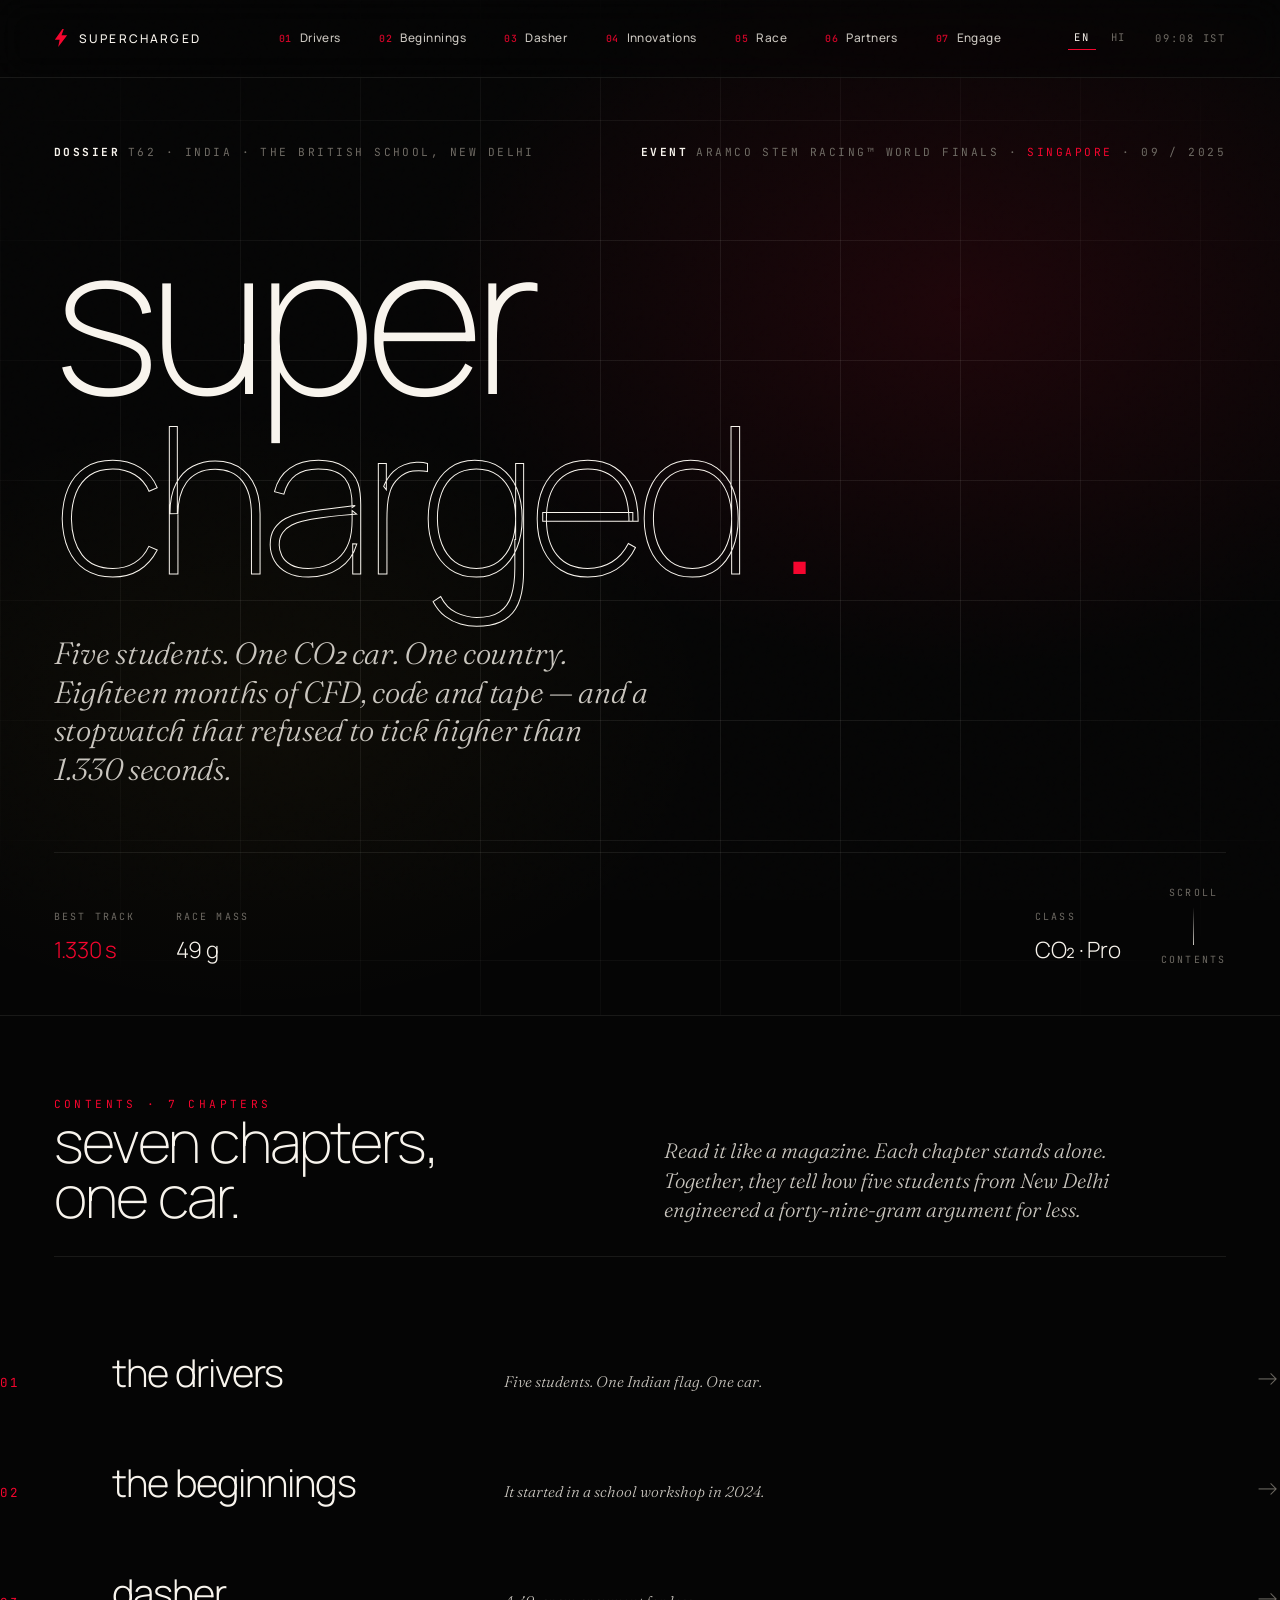
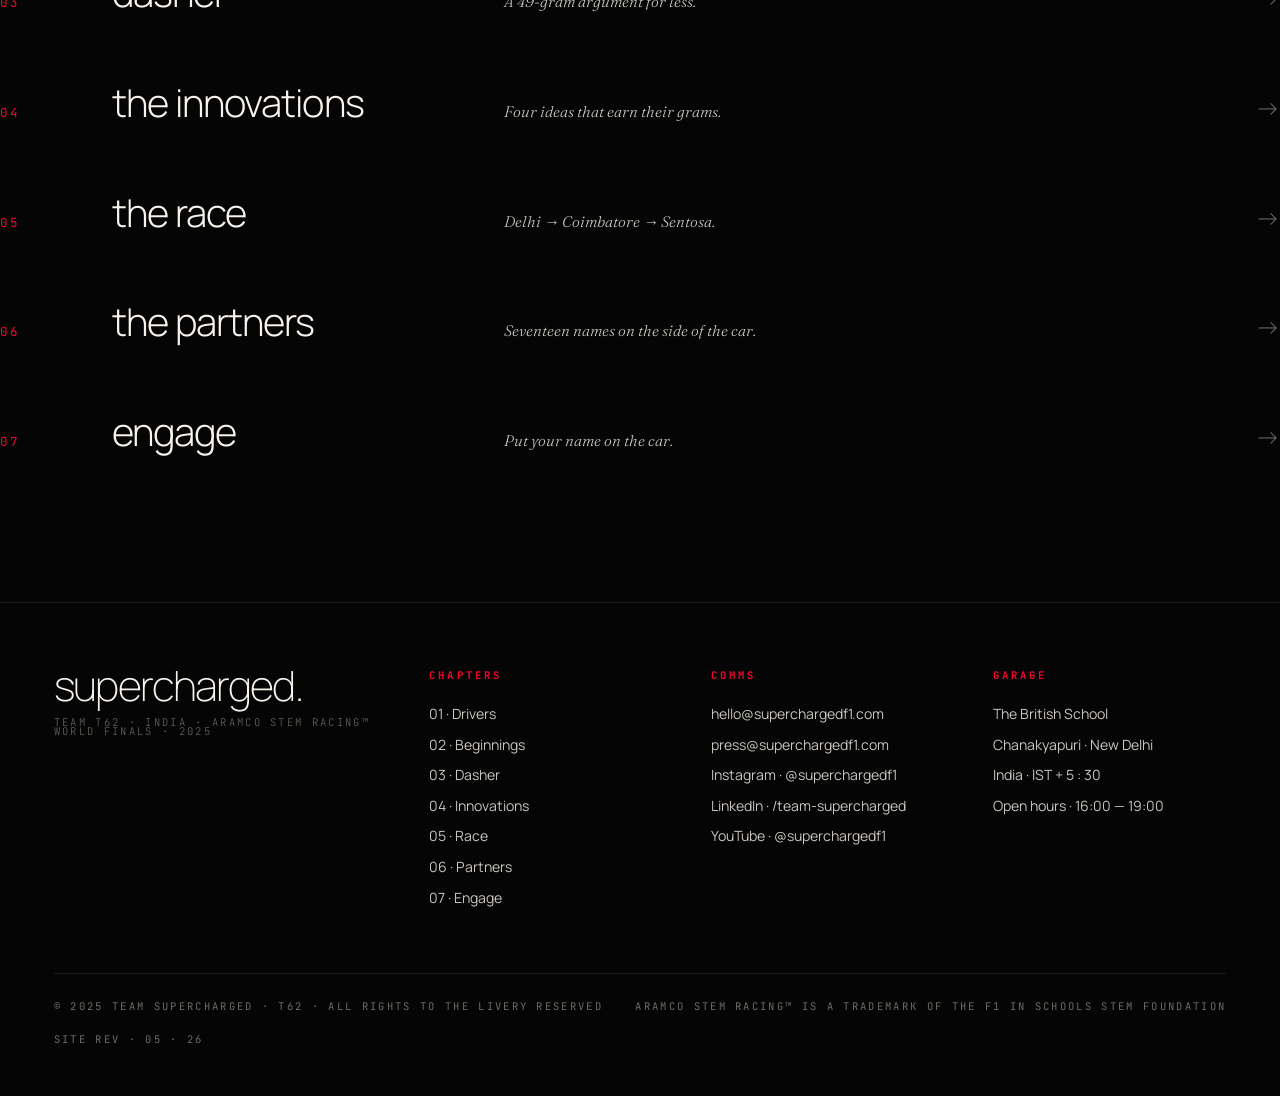
<file: index.html>
<!DOCTYPE html>
<html lang="en">
<head>
<meta charset="UTF-8" />
<meta name="viewport" content="width=device-width, initial-scale=1.0" />
<title>Supercharged — Team T62 · India · Aramco STEM Racing™ World Finals 2025</title>
<meta name="description" content="Five students from The British School, New Delhi. One CO₂-powered F1 in Schools car. The Aramco STEM Racing World Finals 2025." />
<link rel="preconnect" href="https://fonts.googleapis.com" />
<link rel="preconnect" href="https://fonts.gstatic.com" crossorigin />
<link href="https://fonts.googleapis.com/css2?family=Fraunces:ital,opsz,wght@1,9..144,300&family=JetBrains+Mono:wght@400;500&family=Manrope:wght@200;300;400;500;600;700&display=swap" rel="stylesheet" />
<link rel="stylesheet" href="styles.css" />
</head>
<body>

<div class="grain" aria-hidden="true"></div>

<svg width="0" height="0" style="position:absolute" aria-hidden="true">
  <defs>
    <symbol id="bolt" viewBox="0 0 24 32">
      <path d="M14.5 0 L1 19 L9.5 19 L7 32 L23 11 L13 11 L17 0 Z" fill="currentColor"/>
    </symbol>
  </defs>
</svg>

<header class="topnav" id="topnav">
  <a href="index.html" class="mark">
    <svg class="bolt-mark" aria-hidden="true"><use href="#bolt"/></svg>
    <span>Supercharged</span>
  </a>
  <nav class="menu" aria-label="Primary">
    <a href="drivers.html"     data-num="01">Drivers</a>
    <a href="beginnings.html"  data-num="02">Beginnings</a>
    <a href="dasher.html"      data-num="03">Dasher</a>
    <a href="innovations.html" data-num="04">Innovations</a>
    <a href="race.html"        data-num="05">Race</a>
    <a href="partners.html"    data-num="06">Partners</a>
    <a href="engage.html"      data-num="07">Engage</a>
  </nav>
  <div class="topnav-right">
    <div class="lang">
      <a href="#" class="on">EN</a>
      <a href="#">HI</a>
    </div>
    <span id="liveClock">00:00 IST</span>
  </div>
</header>

<!-- HERO -->
<section class="hero" id="top">
  <div class="hero-top">
    <div class="label"><strong>Dossier</strong>T62 · India · The British School, New Delhi</div>
    <div class="label"><strong>Event</strong>Aramco STEM Racing™ World Finals · <span class="red">Singapore</span> · 09 / 2025</div>
  </div>

  <div class="hero-center">
    <h1 class="hero-title">
      <span class="w">super</span>
      <span class="w stroke">charged</span>
      <span class="w red">.</span>
    </h1>
    <p class="hero-tag">Five students. One CO₂ car. One country. Eighteen months of CFD, code and tape — and a stopwatch that refused to tick higher than 1.330&nbsp;seconds.</p>
  </div>

  <div class="hero-bottom">
    <div class="col">
      <span class="k">Best Track</span>
      <span class="v red">1.330 s</span>
    </div>
    <div class="col">
      <span class="k">Race Mass</span>
      <span class="v">49 g</span>
    </div>
    <div class="col">
      <span class="k">Class</span>
      <span class="v">CO₂ · Pro</span>
    </div>
    <a class="scroll-cue" href="#chapters" aria-label="Scroll to chapters">
      <span>scroll</span>
      <span class="arrow"></span>
      <span>contents</span>
    </a>
  </div>
</section>

<!-- CHAPTER INDEX -->
<section class="chapter-index" id="chapters">
  <div class="container">
    <div class="chapter-index-head">
      <div>
        <div class="label">Contents · 7 chapters</div>
        <h2>seven chapters,<br/>one car.</h2>
      </div>
      <p style="font-family: var(--font-serif); font-style: italic; font-weight: 300; font-size: 1.3rem; line-height: 1.4; color: var(--text-2); max-width: 38ch;">Read it like a magazine. Each chapter stands alone. Together, they tell how five students from New Delhi engineered a forty-nine-gram argument for less.</p>
      </div>
    </div>

    <ol class="chapter-list">
      <li><a href="drivers.html">
        <span class="num">01</span>
        <span class="ttl">the drivers</span>
        <span class="desc">Five students. One Indian flag. One car.</span>
        <span class="arr">→</span>
      </a></li>
      <li><a href="beginnings.html">
        <span class="num">02</span>
        <span class="ttl">the beginnings</span>
        <span class="desc">It started in a school workshop in 2024.</span>
        <span class="arr">→</span>
      </a></li>
      <li><a href="dasher.html">
        <span class="num">03</span>
        <span class="ttl">dasher</span>
        <span class="desc">A 49-gram argument for less.</span>
        <span class="arr">→</span>
      </a></li>
      <li><a href="innovations.html">
        <span class="num">04</span>
        <span class="ttl">the innovations</span>
        <span class="desc">Four ideas that earn their grams.</span>
        <span class="arr">→</span>
      </a></li>
      <li><a href="race.html">
        <span class="num">05</span>
        <span class="ttl">the race</span>
        <span class="desc">Delhi → Coimbatore → Sentosa.</span>
        <span class="arr">→</span>
      </a></li>
      <li><a href="partners.html">
        <span class="num">06</span>
        <span class="ttl">the partners</span>
        <span class="desc">Seventeen names on the side of the car.</span>
        <span class="arr">→</span>
      </a></li>
      <li><a href="engage.html">
        <span class="num">07</span>
        <span class="ttl">engage</span>
        <span class="desc">Put your name on the car.</span>
        <span class="arr">→</span>
      </a></li>
    </ol>
  </div>
</section>

<!-- FOOTER -->
<footer>
  <div class="container">
    <div class="foot-inner">
      <div class="foot-brand">
        supercharged.
        <small>Team T62 · India · Aramco STEM Racing™ World Finals · 2025</small>
      </div>
      <div class="foot-col">
        <h5>Chapters</h5>
        <ul>
          <li><a href="drivers.html">01 · Drivers</a></li>
          <li><a href="beginnings.html">02 · Beginnings</a></li>
          <li><a href="dasher.html">03 · Dasher</a></li>
          <li><a href="innovations.html">04 · Innovations</a></li>
          <li><a href="race.html">05 · Race</a></li>
          <li><a href="partners.html">06 · Partners</a></li>
          <li><a href="engage.html">07 · Engage</a></li>
        </ul>
      </div>
      <div class="foot-col">
        <h5>Comms</h5>
        <ul>
          <li><a href="mailto:hello@superchargedf1.com">hello@superchargedf1.com</a></li>
          <li><a href="mailto:press@superchargedf1.com">press@superchargedf1.com</a></li>
          <li><a href="https://www.instagram.com/superchargedf1" target="_blank" rel="noopener">Instagram · @superchargedf1</a></li>
          <li><a href="#">LinkedIn · /team-supercharged</a></li>
          <li><a href="#">YouTube · @superchargedf1</a></li>
        </ul>
      </div>
      <div class="foot-col">
        <h5>Garage</h5>
        <ul>
          <li>The British School</li>
          <li>Chanakyapuri · New Delhi</li>
          <li>India · IST + 5 : 30</li>
          <li>Open hours · 16:00 — 19:00</li>
        </ul>
      </div>
    </div>
    <div class="foot-bottom">
      <span>© 2025 Team Supercharged · T62 · All rights to the livery reserved</span>
      <span>Aramco STEM Racing™ is a trademark of the F1 in Schools STEM Foundation</span>
      <span>Site rev · 05 · 26</span>
    </div>
  </div>
</footer>

<script src="scripts.js"></script>
</body>
</html>
</file>
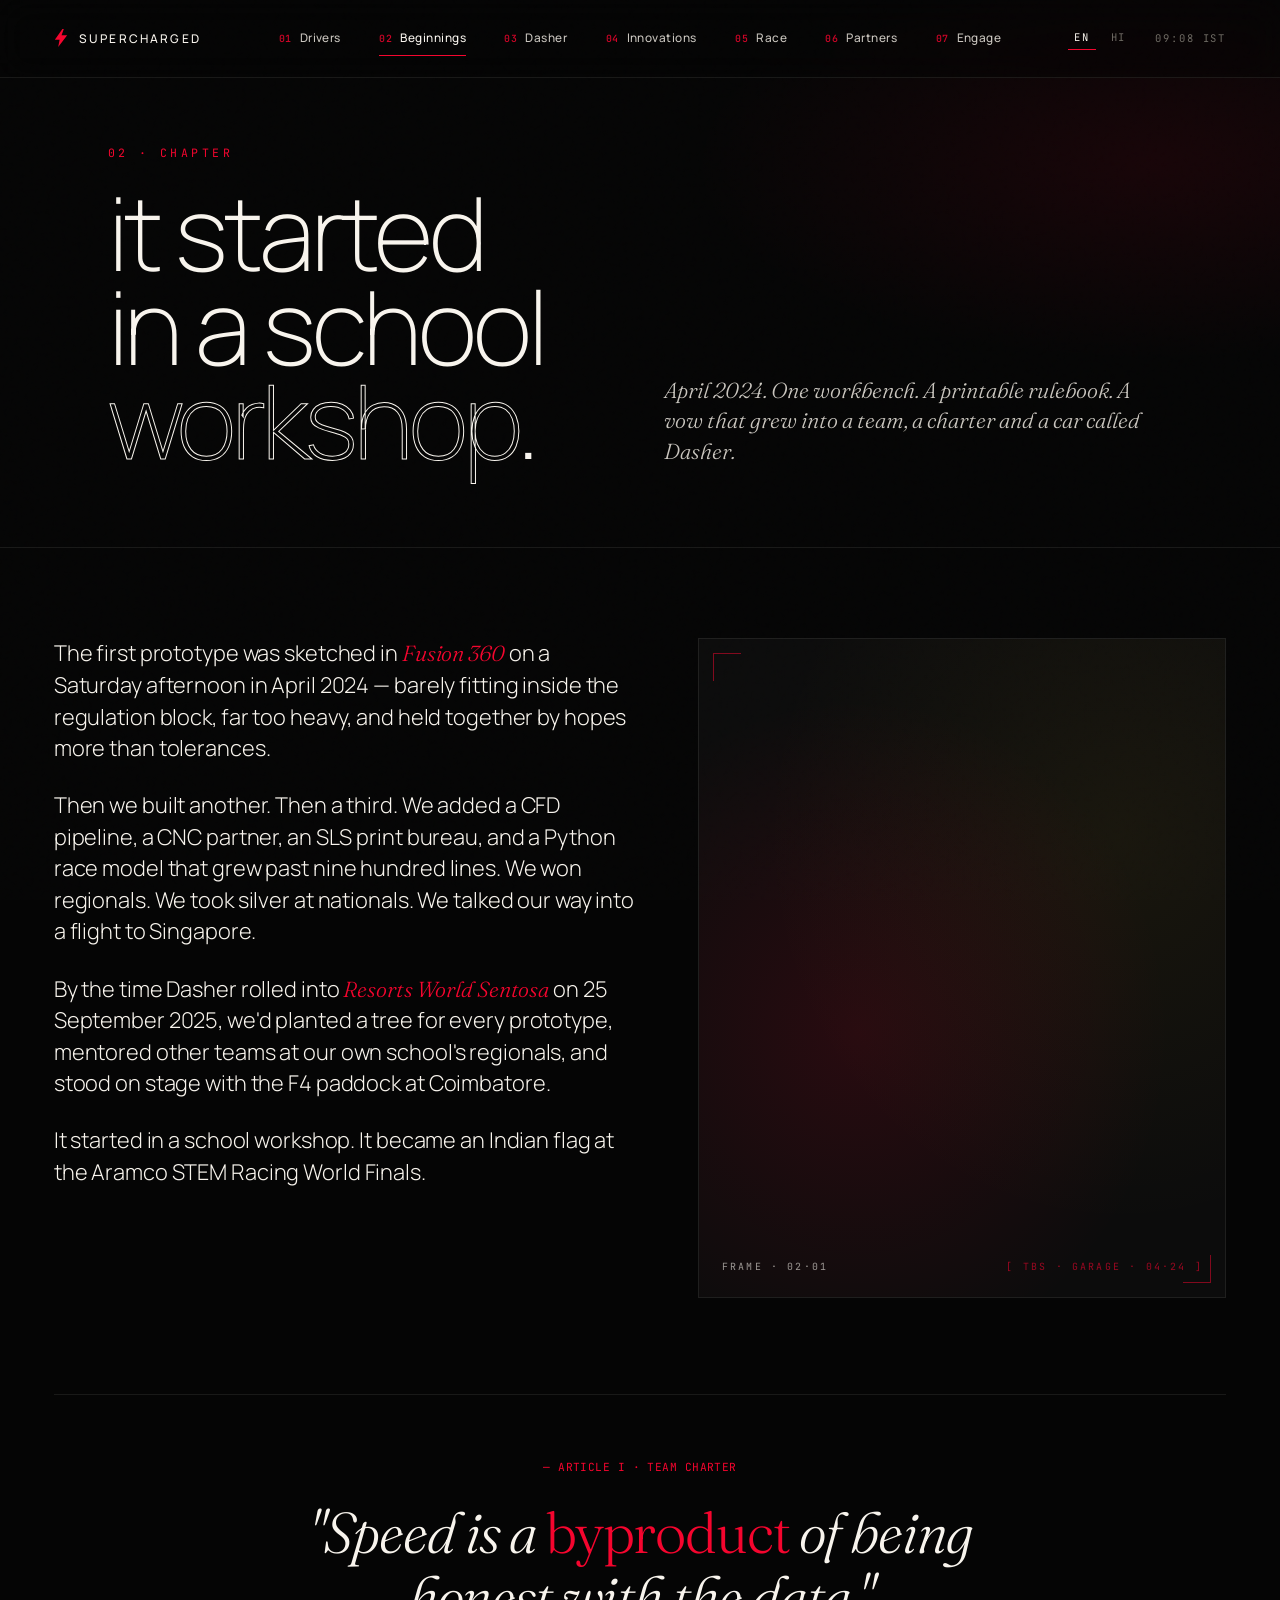
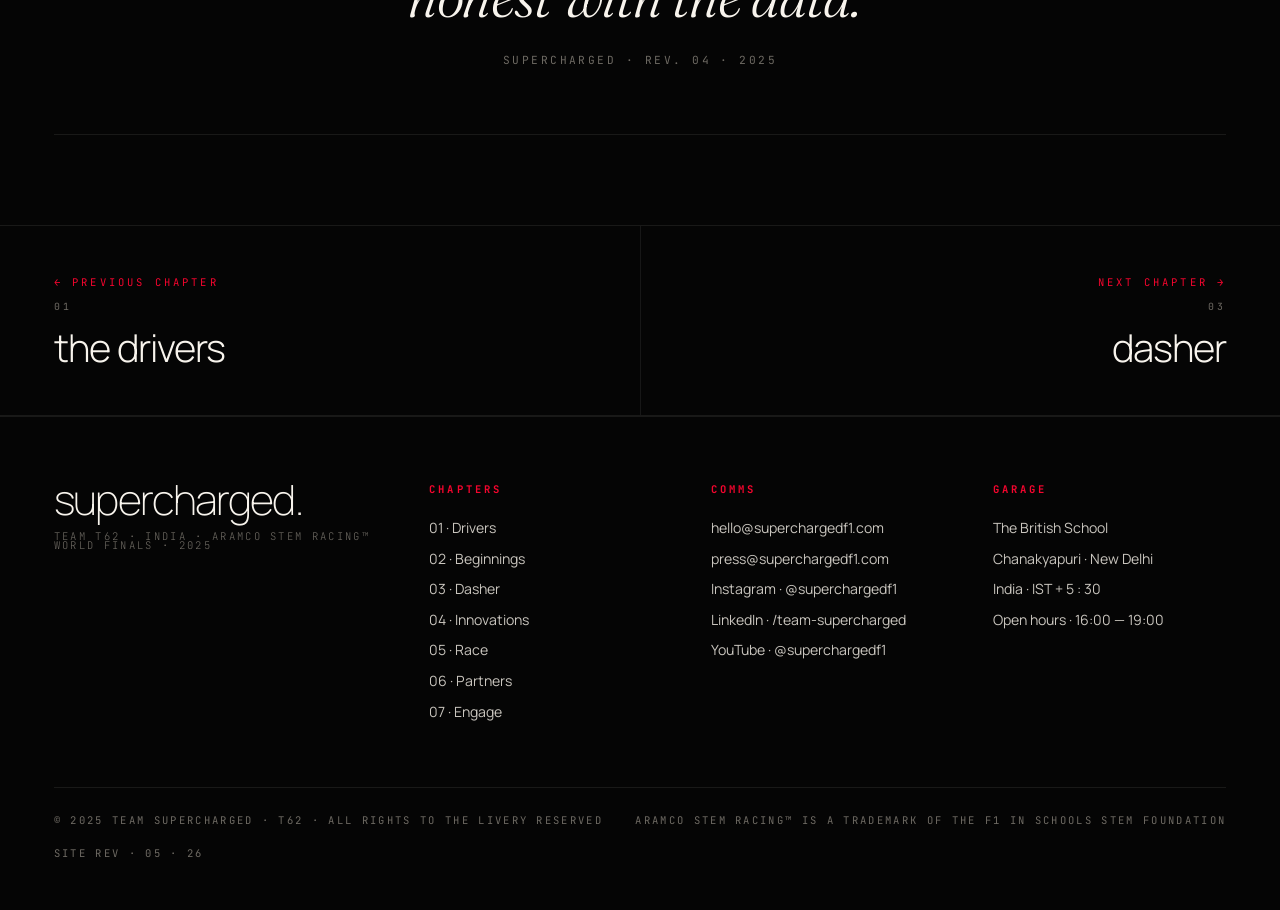
<file: beginnings.html>
<!DOCTYPE html>
<html lang="en">
<head>
<meta charset="UTF-8" />
<meta name="viewport" content="width=device-width, initial-scale=1.0" />
<title>The Beginnings — Team Supercharged · T62</title>
<meta name="description" content="It started in a school workshop in April 2024. From a Saturday-afternoon sketch to Resorts World Sentosa." />
<link rel="preconnect" href="https://fonts.googleapis.com" />
<link rel="preconnect" href="https://fonts.gstatic.com" crossorigin />
<link href="https://fonts.googleapis.com/css2?family=Fraunces:ital,opsz,wght@1,9..144,300&family=JetBrains+Mono:wght@400;500&family=Manrope:wght@200;300;400;500;600;700&display=swap" rel="stylesheet" />
<link rel="stylesheet" href="styles.css" />
</head>
<body>

<div class="grain" aria-hidden="true"></div>
<svg width="0" height="0" style="position:absolute" aria-hidden="true"><defs><symbol id="bolt" viewBox="0 0 24 32"><path d="M14.5 0 L1 19 L9.5 19 L7 32 L23 11 L13 11 L17 0 Z" fill="currentColor"/></symbol></defs></svg>

<header class="topnav" id="topnav">
  <a href="index.html" class="mark"><svg class="bolt-mark" aria-hidden="true"><use href="#bolt"/></svg><span>Supercharged</span></a>
  <nav class="menu" aria-label="Primary">
    <a href="drivers.html"     data-num="01">Drivers</a>
    <a href="beginnings.html"  class="active" data-num="02">Beginnings</a>
    <a href="dasher.html"      data-num="03">Dasher</a>
    <a href="innovations.html" data-num="04">Innovations</a>
    <a href="race.html"        data-num="05">Race</a>
    <a href="partners.html"    data-num="06">Partners</a>
    <a href="engage.html"      data-num="07">Engage</a>
  </nav>
  <div class="topnav-right">
    <div class="lang"><a href="#" class="on">EN</a><a href="#">HI</a></div>
    <span id="liveClock">00:00 IST</span>
  </div>
</header>

<section class="page-hero">
  <div class="container">
    <div>
      <div class="page-hero-num">02 · Chapter</div>
      <h1>it started<br/>in a school <span class="stroke">workshop</span>.</h1>
    </div>
    <p class="page-hero-sub">April 2024. One workbench. A printable rulebook. A vow that grew into a team, a charter and a car called Dasher.</p>
  </div>
</section>

<main class="chapter">
  <div class="container">
    <div class="beginnings">
      <div class="beginnings-text reveal d1">
        <p>The first prototype was sketched in <em>Fusion 360</em> on a Saturday afternoon in April 2024 — barely fitting inside the regulation block, far too heavy, and held together by hopes more than tolerances.</p>
        <p>Then we built another. Then a third. We added a CFD pipeline, a CNC partner, an SLS print bureau, and a Python race model that grew past nine hundred lines. We won regionals. We took silver at nationals. We talked our way into a flight to Singapore.</p>
        <p>By the time Dasher rolled into <em>Resorts World Sentosa</em> on 25 September 2025, we'd planted a tree for every prototype, mentored other teams at our own school's regionals, and stood on stage with the F4 paddock at Coimbatore.</p>
        <p>It started in a school workshop. It became an Indian flag at the Aramco STEM Racing World Finals.</p>
      </div>

      <figure class="beginnings-img reveal d2" aria-label="Image placeholder for team origin photo">
        <span class="crosshair tl"></span>
        <span class="crosshair br"></span>
        <div class="frame-label">
          <span>FRAME · 02·01</span>
          <span class="red">[ TBS · GARAGE · 04·24 ]</span>
        </div>
      </figure>
    </div>

    <div class="pull-quote reveal">
      <span class="mono">— Article I · Team Charter</span>
      <blockquote>"Speed is a <em>byproduct</em> of being honest with the data."</blockquote>
      <div class="src">SUPERCHARGED · Rev. 04 · 2025</div>
    </div>
  </div>
</main>

<nav class="page-nav">
  <a href="drivers.html" class="prev">
    <span class="dir">← previous chapter</span>
    <span class="num">01</span>
    <span class="ttl">the drivers</span>
  </a>
  <a href="dasher.html" class="next">
    <span class="dir">next chapter →</span>
    <span class="num">03</span>
    <span class="ttl">dasher</span>
  </a>
</nav>

<footer>
  <div class="container">
    <div class="foot-inner">
      <div class="foot-brand">
        supercharged.
        <small>Team T62 · India · Aramco STEM Racing™ World Finals · 2025</small>
      </div>
      <div class="foot-col">
        <h5>Chapters</h5>
        <ul>
          <li><a href="drivers.html">01 · Drivers</a></li>
          <li><a href="beginnings.html">02 · Beginnings</a></li>
          <li><a href="dasher.html">03 · Dasher</a></li>
          <li><a href="innovations.html">04 · Innovations</a></li>
          <li><a href="race.html">05 · Race</a></li>
          <li><a href="partners.html">06 · Partners</a></li>
          <li><a href="engage.html">07 · Engage</a></li>
        </ul>
      </div>
      <div class="foot-col">
        <h5>Comms</h5>
        <ul>
          <li><a href="mailto:hello@superchargedf1.com">hello@superchargedf1.com</a></li>
          <li><a href="mailto:press@superchargedf1.com">press@superchargedf1.com</a></li>
          <li><a href="https://www.instagram.com/superchargedf1" target="_blank" rel="noopener">Instagram · @superchargedf1</a></li>
          <li><a href="#">LinkedIn · /team-supercharged</a></li>
          <li><a href="#">YouTube · @superchargedf1</a></li>
        </ul>
      </div>
      <div class="foot-col">
        <h5>Garage</h5>
        <ul>
          <li>The British School</li>
          <li>Chanakyapuri · New Delhi</li>
          <li>India · IST + 5 : 30</li>
          <li>Open hours · 16:00 — 19:00</li>
        </ul>
      </div>
    </div>
    <div class="foot-bottom">
      <span>© 2025 Team Supercharged · T62 · All rights to the livery reserved</span>
      <span>Aramco STEM Racing™ is a trademark of the F1 in Schools STEM Foundation</span>
      <span>Site rev · 05 · 26</span>
    </div>
  </div>
</footer>

<script src="scripts.js"></script>
</body>
</html>
</file>
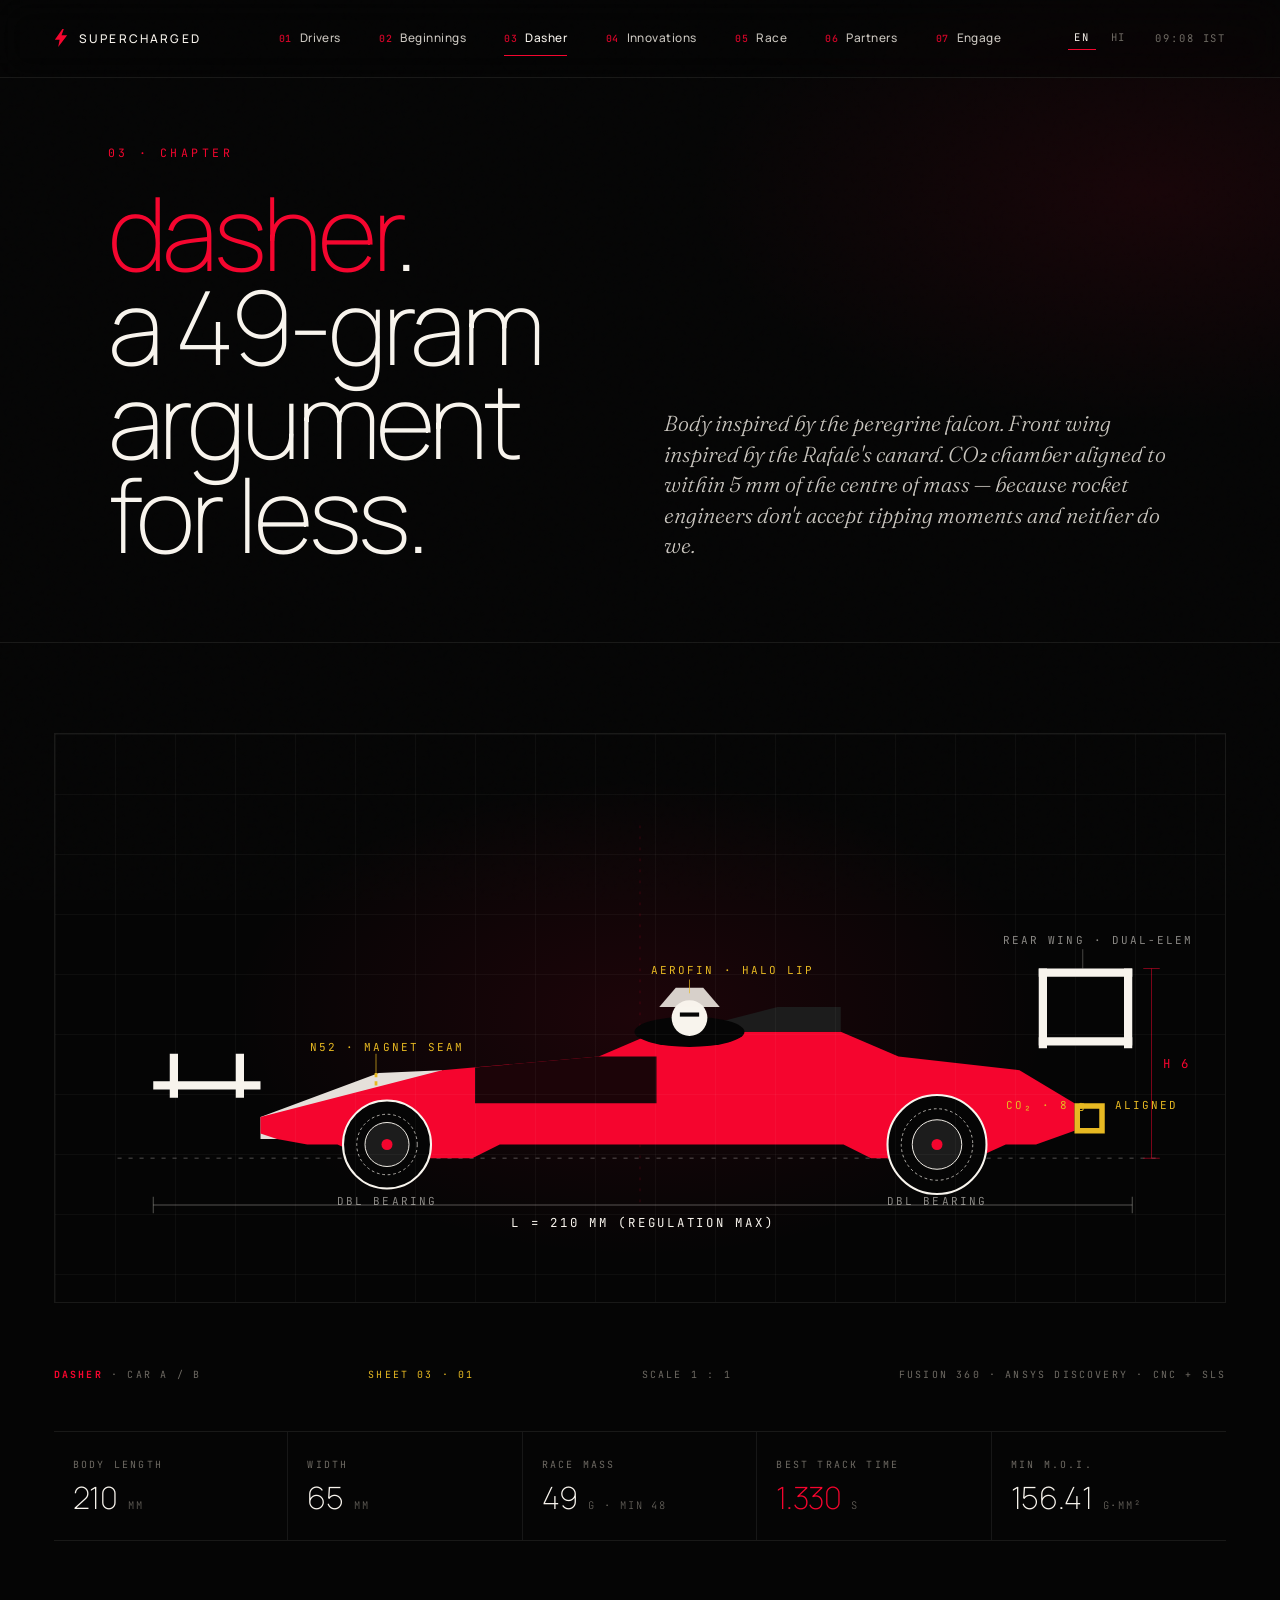
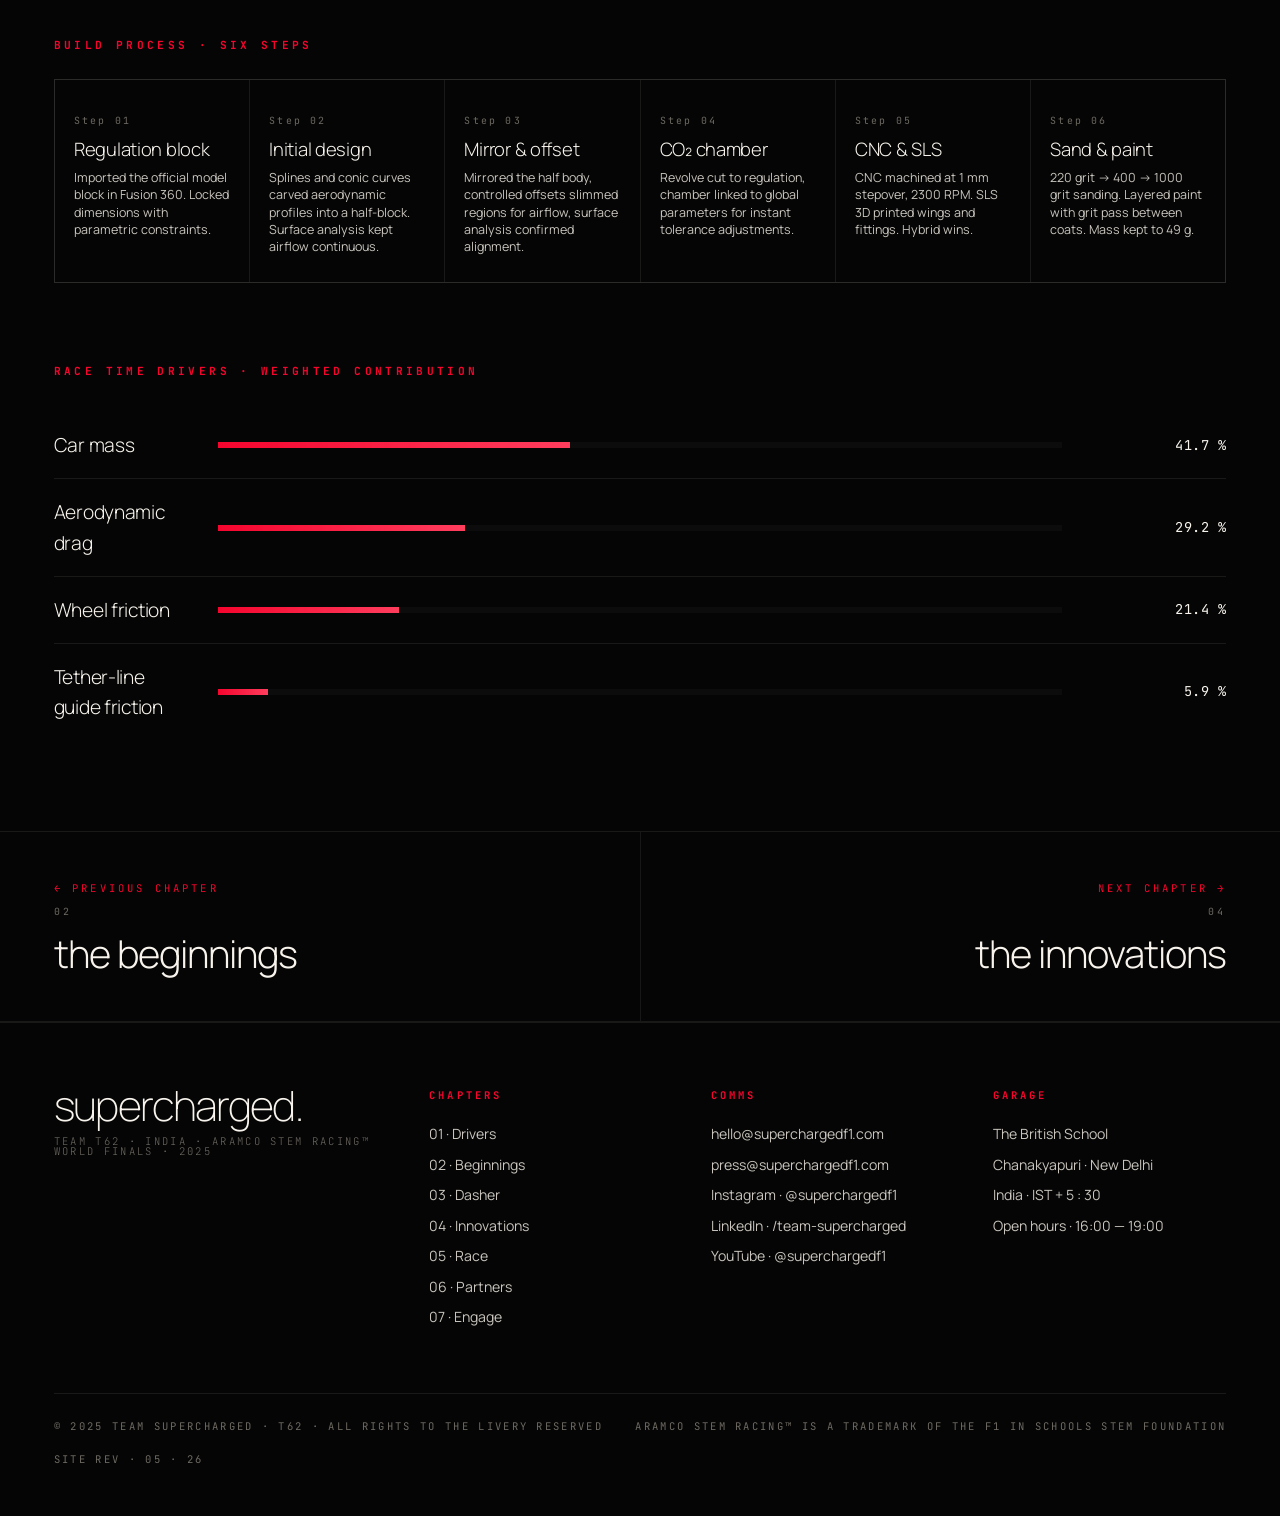
<file: dasher.html>
<!DOCTYPE html>
<html lang="en">
<head>
<meta charset="UTF-8" />
<meta name="viewport" content="width=device-width, initial-scale=1.0" />
<title>Dasher — The Car · Team Supercharged · T62</title>
<meta name="description" content="Dasher: a 49-gram CO₂-powered F1 in Schools car designed in Fusion 360, simulated in Ansys, manufactured by CNC and SLS." />
<link rel="preconnect" href="https://fonts.googleapis.com" />
<link rel="preconnect" href="https://fonts.gstatic.com" crossorigin />
<link href="https://fonts.googleapis.com/css2?family=Fraunces:ital,opsz,wght@1,9..144,300&family=JetBrains+Mono:wght@400;500&family=Manrope:wght@200;300;400;500;600;700&display=swap" rel="stylesheet" />
<link rel="stylesheet" href="styles.css" />
</head>
<body>

<div class="grain" aria-hidden="true"></div>
<svg width="0" height="0" style="position:absolute" aria-hidden="true"><defs><symbol id="bolt" viewBox="0 0 24 32"><path d="M14.5 0 L1 19 L9.5 19 L7 32 L23 11 L13 11 L17 0 Z" fill="currentColor"/></symbol></defs></svg>

<header class="topnav" id="topnav">
  <a href="index.html" class="mark"><svg class="bolt-mark" aria-hidden="true"><use href="#bolt"/></svg><span>Supercharged</span></a>
  <nav class="menu" aria-label="Primary">
    <a href="drivers.html"     data-num="01">Drivers</a>
    <a href="beginnings.html"  data-num="02">Beginnings</a>
    <a href="dasher.html"      class="active" data-num="03">Dasher</a>
    <a href="innovations.html" data-num="04">Innovations</a>
    <a href="race.html"        data-num="05">Race</a>
    <a href="partners.html"    data-num="06">Partners</a>
    <a href="engage.html"      data-num="07">Engage</a>
  </nav>
  <div class="topnav-right">
    <div class="lang"><a href="#" class="on">EN</a><a href="#">HI</a></div>
    <span id="liveClock">00:00 IST</span>
  </div>
</header>

<section class="page-hero">
  <div class="container">
    <div>
      <div class="page-hero-num">03 · Chapter</div>
      <h1><span class="red">dasher</span>.<br/>a 49-gram argument<br/>for less.</h1>
    </div>
    <p class="page-hero-sub">Body inspired by the peregrine falcon. Front wing inspired by the Rafale's canard. CO₂ chamber aligned to within 5&nbsp;mm of the centre of mass — because rocket engineers don't accept tipping moments and neither do we.</p>
  </div>
</section>

<main class="chapter">
  <div class="container">
    <figure class="machine-stage reveal d1" aria-label="Dasher technical schematic">
      <svg class="car" viewBox="0 0 800 320" xmlns="http://www.w3.org/2000/svg" role="img">
        <line x1="20" y1="262" x2="780" y2="262" stroke="rgba(248,244,237,0.20)" stroke-dasharray="3 5"/>
        <line x1="400" y1="20" x2="400" y2="300" stroke="rgba(245,5,46,0.18)" stroke-dasharray="2 6" stroke-width="0.8"/>
        <rect x="46" y="206" width="78" height="6" fill="#F8F4ED"/>
        <rect x="58" y="186" width="6" height="32" fill="#F8F4ED"/>
        <rect x="106" y="186" width="6" height="32" fill="#F8F4ED"/>
        <path d="M124 232 L210 200 L256 198 L256 248 L124 248 Z" fill="#F8F4ED" opacity="0.92"/>
        <line x1="208" y1="200" x2="208" y2="248" stroke="#E7B922" stroke-width="2" stroke-dasharray="3 3"/>
        <path d="M256 198 L370 188 L412 170 L546 170 L588 188 L676 198 L716 222 L716 242 L688 252 L666 252 L644 262 L568 262 L548 252 L298 252 L278 262 L202 262 L180 252 L158 252 L136 248 L124 244 L124 232 Z" fill="#F5052E"/>
        <path d="M280 196 L370 188 L412 188 L412 222 L280 222 Z" fill="#050505" opacity="0.9"/>
        <path d="M438 168 L500 152 L546 152 L546 170 L438 170 Z" fill="#1c1c1c"/>
        <ellipse cx="436" cy="170" rx="40" ry="11" fill="#050505"/>
        <circle cx="436" cy="160" r="13" fill="#F8F4ED"/>
        <rect x="429" y="156" width="14" height="3" fill="#050505"/>
        <path d="M414 152 L426 138 L446 138 L458 152 Z" fill="#F8F4ED" opacity="0.85"/>
        <rect x="690" y="124" width="68" height="6" fill="#F8F4ED"/>
        <rect x="690" y="124" width="6" height="58" fill="#F8F4ED"/>
        <rect x="752" y="124" width="6" height="58" fill="#F8F4ED"/>
        <rect x="690" y="174" width="68" height="6" fill="#F8F4ED"/>
        <rect x="716" y="222" width="22" height="22" fill="#E7B922"/>
        <rect x="720" y="226" width="14" height="14" fill="#050505"/>
        <g>
          <circle cx="216" cy="252" r="32" fill="#050505" stroke="#F8F4ED" stroke-width="1.5"/>
          <circle cx="216" cy="252" r="22" fill="none" stroke="#F8F4ED" stroke-width="0.5" stroke-dasharray="2 2"/>
          <circle cx="216" cy="252" r="16" fill="#1c1c1c" stroke="#F8F4ED" stroke-width="0.7"/>
          <circle cx="216" cy="252" r="4" fill="#F5052E"/>
        </g>
        <g>
          <circle cx="616" cy="252" r="36" fill="#050505" stroke="#F8F4ED" stroke-width="1.5"/>
          <circle cx="616" cy="252" r="26" fill="none" stroke="#F8F4ED" stroke-width="0.5" stroke-dasharray="2 2"/>
          <circle cx="616" cy="252" r="18" fill="#1c1c1c" stroke="#F8F4ED" stroke-width="0.7"/>
          <circle cx="616" cy="252" r="4" fill="#F5052E"/>
        </g>
        <g stroke="rgba(248,244,237,0.4)" stroke-width="0.6" fill="rgba(248,244,237,0.65)">
          <line x1="46" y1="296" x2="758" y2="296"/>
          <line x1="46" y1="290" x2="46" y2="302"/>
          <line x1="758" y1="290" x2="758" y2="302"/>
        </g>
        <text x="402" y="312" text-anchor="middle" font-family="JetBrains Mono" font-size="9" fill="#F8F4ED" letter-spacing="2">L = 210 MM (REGULATION MAX)</text>
        <g stroke="rgba(245,5,46,0.6)" stroke-width="0.6" fill="rgba(245,5,46,0.85)">
          <line x1="772" y1="124" x2="772" y2="262"/>
          <line x1="766" y1="124" x2="778" y2="124"/>
          <line x1="766" y1="262" x2="778" y2="262"/>
        </g>
        <text x="780" y="196" font-family="JetBrains Mono" font-size="9" fill="#F5052E" letter-spacing="1.5">H 65 MM</text>
        <g font-family="JetBrains Mono" font-size="8" fill="rgba(248,244,237,0.55)" letter-spacing="1.5">
          <text x="160" y="184" fill="#E7B922">N52 · MAGNET SEAM</text>
          <line x1="208" y1="186" x2="208" y2="200" stroke="#E7B922" stroke-width="0.5"/>
          <text x="408" y="128" fill="#E7B922">AEROFIN · HALO LIP</text>
          <line x1="436" y1="132" x2="436" y2="142" stroke="#E7B922" stroke-width="0.5"/>
          <text x="664" y="106">REAR WING · DUAL-ELEMENT</text>
          <line x1="722" y1="110" x2="722" y2="124" stroke="rgba(248,244,237,0.4)" stroke-width="0.5"/>
          <text x="666" y="226" fill="#E7B922">CO₂ · 8 g · ALIGNED</text>
          <text x="216" y="296" text-anchor="middle">DBL BEARING</text>
          <text x="616" y="296" text-anchor="middle">DBL BEARING</text>
        </g>
      </svg>
    </figure>

    <div class="machine-frame-meta reveal">
      <span><b>DASHER</b> · CAR A / B</span>
      <span class="ylw">SHEET 03 · 01</span>
      <span>SCALE 1 : 1</span>
      <span>FUSION 360 · ANSYS DISCOVERY · CNC + SLS</span>
    </div>

    <div class="specs-grid reveal" style="margin-top:3rem;">
      <div class="spec"><div class="k">Body Length</div><div class="v">210 <small>mm</small></div></div>
      <div class="spec"><div class="k">Width</div><div class="v">65 <small>mm</small></div></div>
      <div class="spec"><div class="k">Race Mass</div><div class="v">49 <small>g · min 48</small></div></div>
      <div class="spec"><div class="k">Best Track Time</div><div class="v red">1.330 <small>s</small></div></div>
      <div class="spec"><div class="k">Min M.O.I.</div><div class="v">156.41 <small>g·mm²</small></div></div>
    </div>

    <!-- BUILD PROCESS -->
    <div class="build-process reveal">
      <h3>Build Process · Six Steps</h3>
      <div class="build-grid">
        <div class="build-step">
          <span class="num">Step 01</span>
          <div class="ttl">Regulation block</div>
          <p class="desc">Imported the official model block in Fusion 360. Locked dimensions with parametric constraints.</p>
        </div>
        <div class="build-step">
          <span class="num">Step 02</span>
          <div class="ttl">Initial design</div>
          <p class="desc">Splines and conic curves carved aerodynamic profiles into a half-block. Surface analysis kept airflow continuous.</p>
        </div>
        <div class="build-step">
          <span class="num">Step 03</span>
          <div class="ttl">Mirror &amp; offset</div>
          <p class="desc">Mirrored the half body, controlled offsets slimmed regions for airflow, surface analysis confirmed alignment.</p>
        </div>
        <div class="build-step">
          <span class="num">Step 04</span>
          <div class="ttl">CO₂ chamber</div>
          <p class="desc">Revolve cut to regulation, chamber linked to global parameters for instant tolerance adjustments.</p>
        </div>
        <div class="build-step">
          <span class="num">Step 05</span>
          <div class="ttl">CNC &amp; SLS</div>
          <p class="desc">CNC machined at 1 mm stepover, 2300 RPM. SLS 3D printed wings and fittings. Hybrid wins.</p>
        </div>
        <div class="build-step">
          <span class="num">Step 06</span>
          <div class="ttl">Sand &amp; paint</div>
          <p class="desc">220 grit → 400 → 1000 grit sanding. Layered paint with grit pass between coats. Mass kept to 49 g.</p>
        </div>
      </div>
    </div>

    <!-- KPI WEIGHTING -->
    <div class="kpi-bars reveal">
      <h3>Race Time Drivers · Weighted Contribution</h3>
      <div class="kpi" style="--w: 41.7%;">
        <div class="name">Car mass</div>
        <div class="bar"></div>
        <div class="pct">41.7 %</div>
      </div>
      <div class="kpi" style="--w: 29.2%;">
        <div class="name">Aerodynamic drag</div>
        <div class="bar"></div>
        <div class="pct">29.2 %</div>
      </div>
      <div class="kpi" style="--w: 21.4%;">
        <div class="name">Wheel friction</div>
        <div class="bar"></div>
        <div class="pct">21.4 %</div>
      </div>
      <div class="kpi" style="--w: 5.9%;">
        <div class="name">Tether-line guide friction</div>
        <div class="bar"></div>
        <div class="pct">5.9 %</div>
      </div>
    </div>
  </div>
</main>

<nav class="page-nav">
  <a href="beginnings.html" class="prev">
    <span class="dir">← previous chapter</span>
    <span class="num">02</span>
    <span class="ttl">the beginnings</span>
  </a>
  <a href="innovations.html" class="next">
    <span class="dir">next chapter →</span>
    <span class="num">04</span>
    <span class="ttl">the innovations</span>
  </a>
</nav>

<footer>
  <div class="container">
    <div class="foot-inner">
      <div class="foot-brand">
        supercharged.
        <small>Team T62 · India · Aramco STEM Racing™ World Finals · 2025</small>
      </div>
      <div class="foot-col">
        <h5>Chapters</h5>
        <ul>
          <li><a href="drivers.html">01 · Drivers</a></li>
          <li><a href="beginnings.html">02 · Beginnings</a></li>
          <li><a href="dasher.html">03 · Dasher</a></li>
          <li><a href="innovations.html">04 · Innovations</a></li>
          <li><a href="race.html">05 · Race</a></li>
          <li><a href="partners.html">06 · Partners</a></li>
          <li><a href="engage.html">07 · Engage</a></li>
        </ul>
      </div>
      <div class="foot-col">
        <h5>Comms</h5>
        <ul>
          <li><a href="mailto:hello@superchargedf1.com">hello@superchargedf1.com</a></li>
          <li><a href="mailto:press@superchargedf1.com">press@superchargedf1.com</a></li>
          <li><a href="https://www.instagram.com/superchargedf1" target="_blank" rel="noopener">Instagram · @superchargedf1</a></li>
          <li><a href="#">LinkedIn · /team-supercharged</a></li>
          <li><a href="#">YouTube · @superchargedf1</a></li>
        </ul>
      </div>
      <div class="foot-col">
        <h5>Garage</h5>
        <ul>
          <li>The British School</li>
          <li>Chanakyapuri · New Delhi</li>
          <li>India · IST + 5 : 30</li>
          <li>Open hours · 16:00 — 19:00</li>
        </ul>
      </div>
    </div>
    <div class="foot-bottom">
      <span>© 2025 Team Supercharged · T62 · All rights to the livery reserved</span>
      <span>Aramco STEM Racing™ is a trademark of the F1 in Schools STEM Foundation</span>
      <span>Site rev · 05 · 26</span>
    </div>
  </div>
</footer>

<script src="scripts.js"></script>
</body>
</html>
</file>
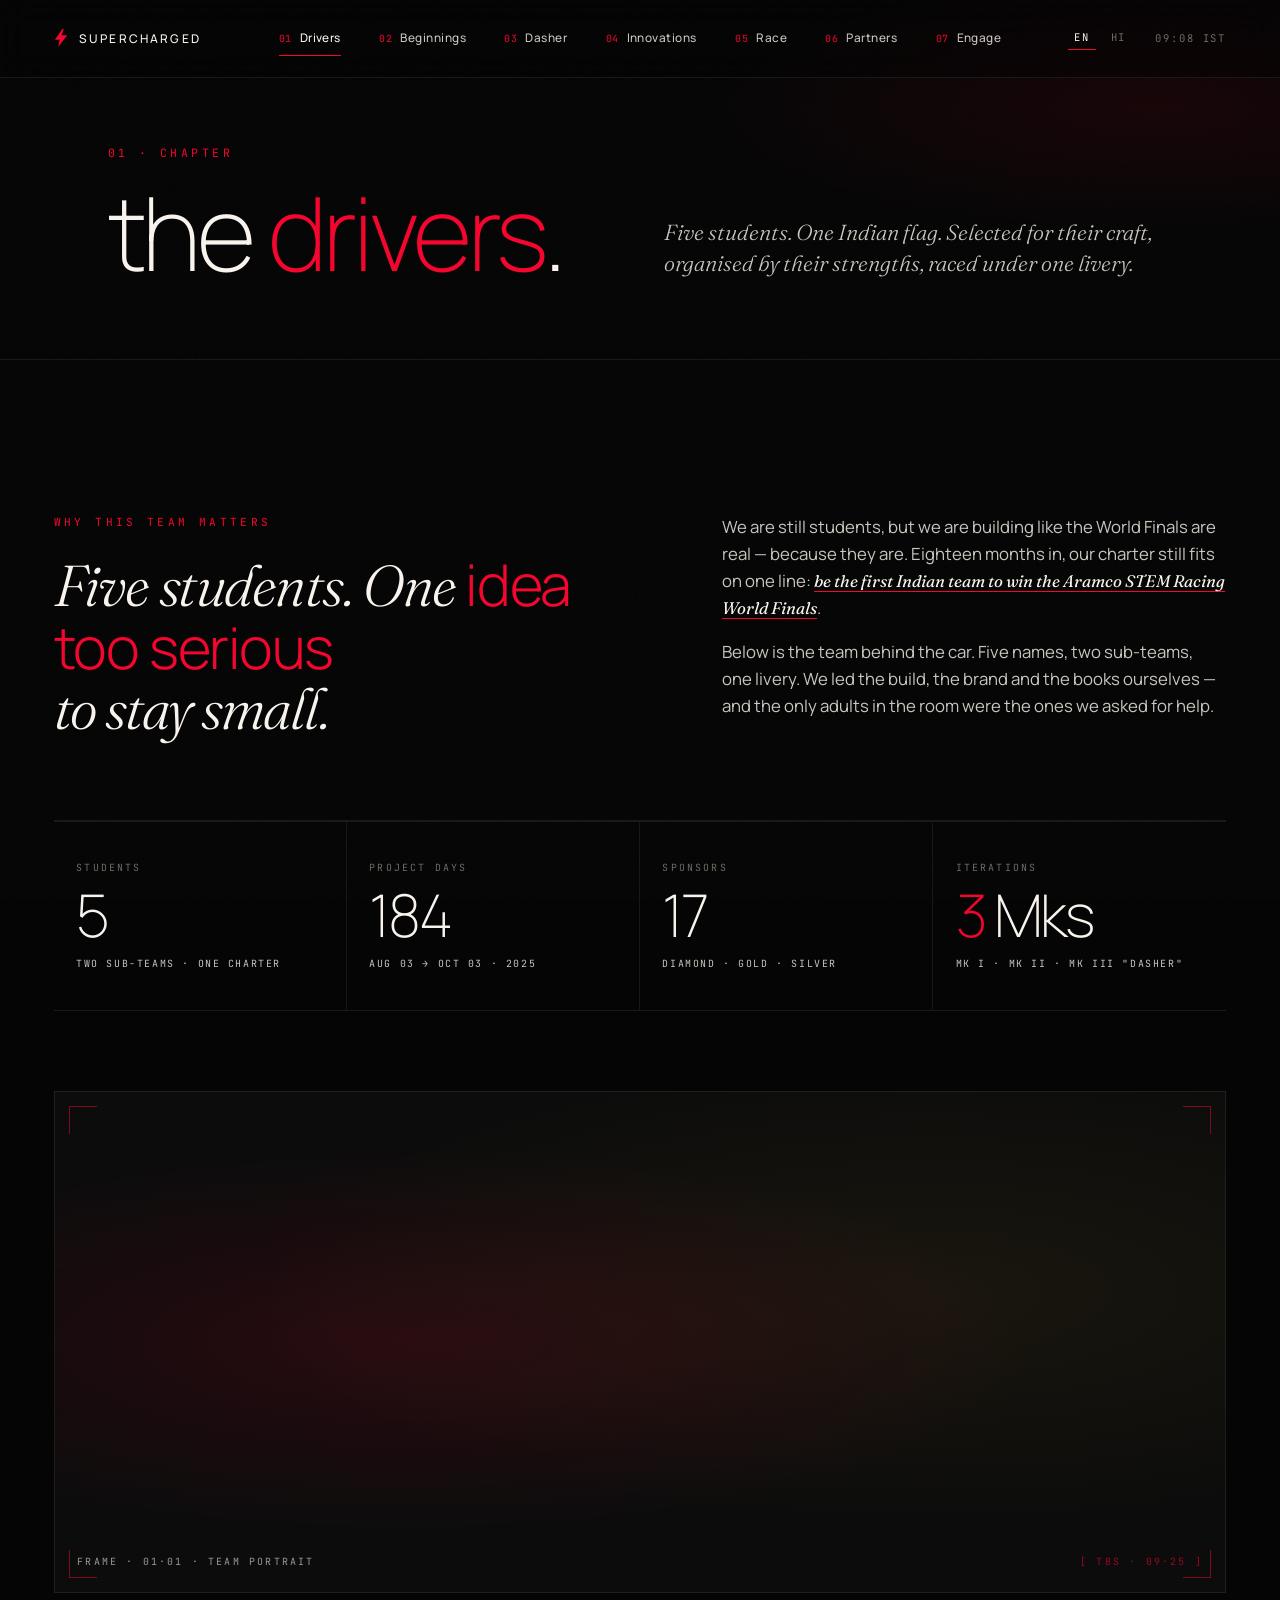
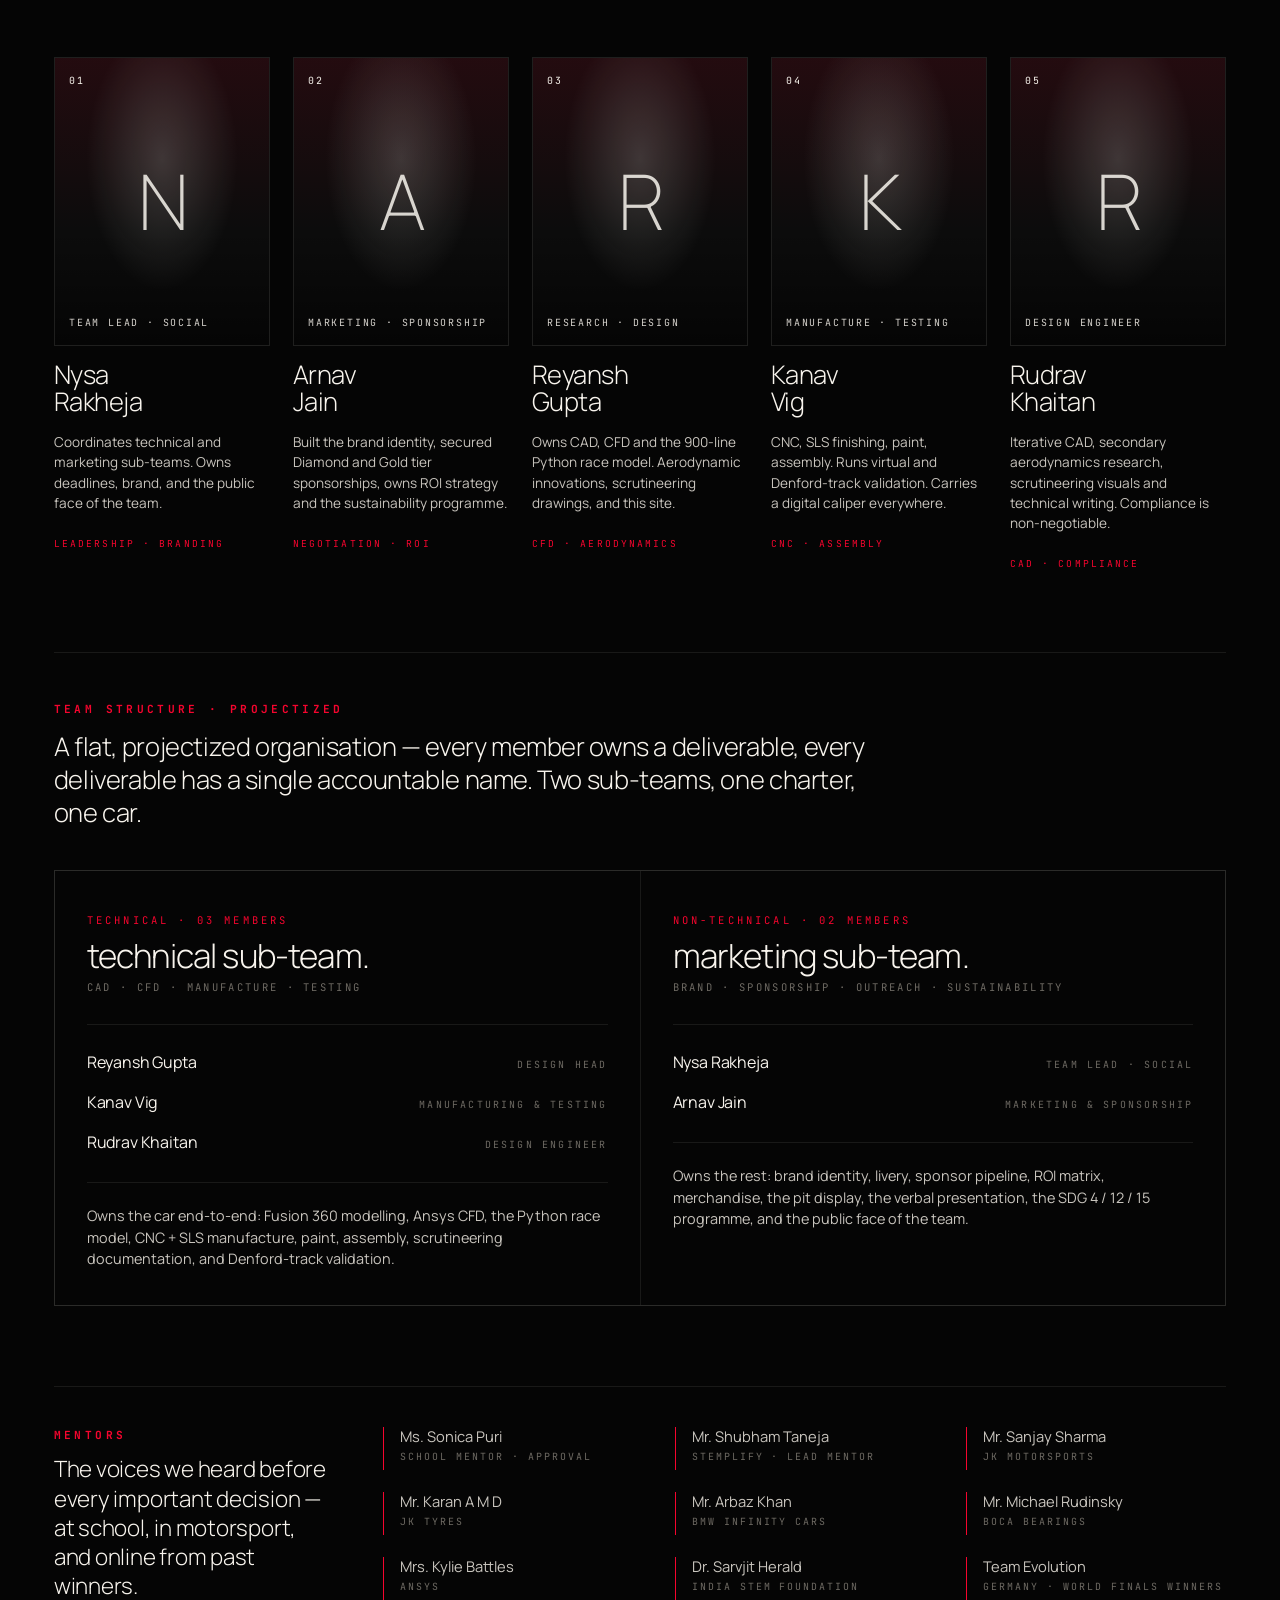
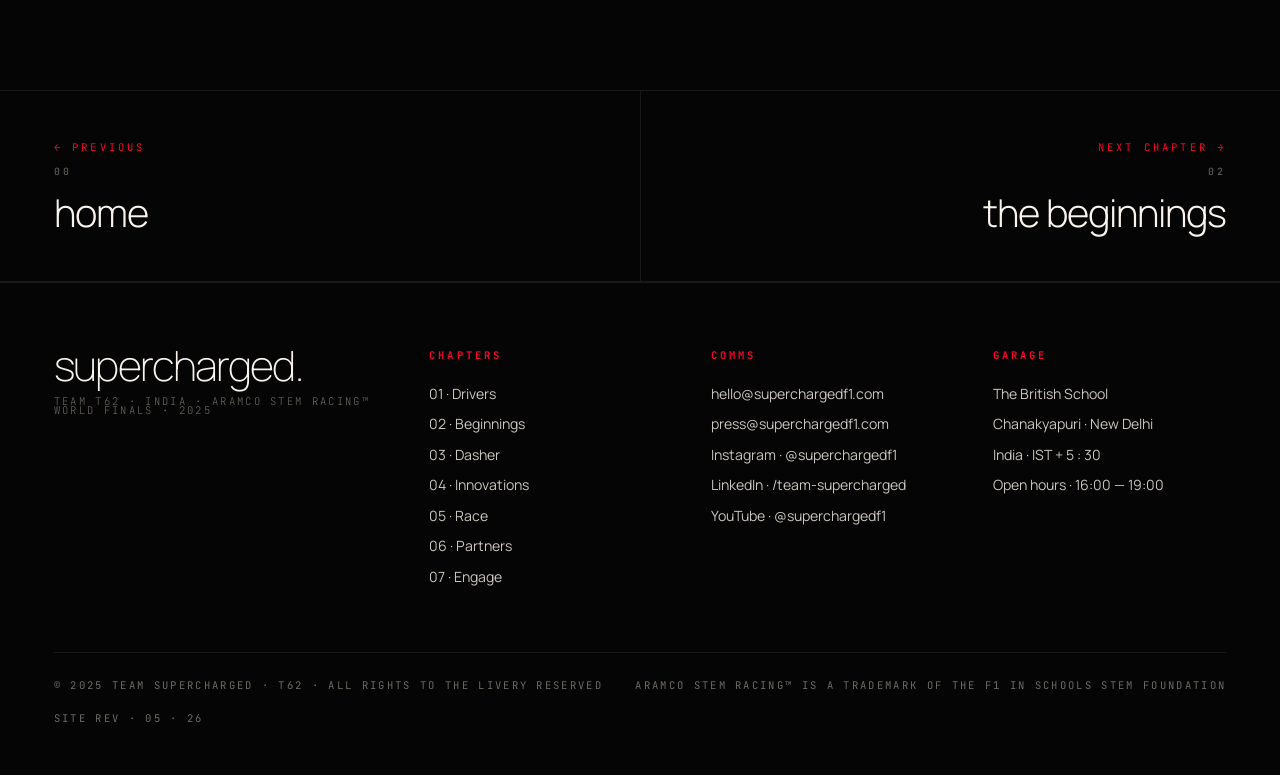
<file: drivers.html>
<!DOCTYPE html>
<html lang="en">
<head>
<meta charset="UTF-8" />
<meta name="viewport" content="width=device-width, initial-scale=1.0" />
<title>The Drivers — Team Supercharged · T62</title>
<meta name="description" content="The five students of Team Supercharged: Nysa Rakheja, Arnav Jain, Reyansh Gupta, Kanav Vig, Rudrav Khaitan." />
<link rel="preconnect" href="https://fonts.googleapis.com" />
<link rel="preconnect" href="https://fonts.gstatic.com" crossorigin />
<link href="https://fonts.googleapis.com/css2?family=Fraunces:ital,opsz,wght@1,9..144,300&family=JetBrains+Mono:wght@400;500&family=Manrope:wght@200;300;400;500;600;700&display=swap" rel="stylesheet" />
<link rel="stylesheet" href="styles.css" />
</head>
<body>

<div class="grain" aria-hidden="true"></div>
<svg width="0" height="0" style="position:absolute" aria-hidden="true"><defs><symbol id="bolt" viewBox="0 0 24 32"><path d="M14.5 0 L1 19 L9.5 19 L7 32 L23 11 L13 11 L17 0 Z" fill="currentColor"/></symbol></defs></svg>

<header class="topnav" id="topnav">
  <a href="index.html" class="mark"><svg class="bolt-mark" aria-hidden="true"><use href="#bolt"/></svg><span>Supercharged</span></a>
  <nav class="menu" aria-label="Primary">
    <a href="drivers.html"     class="active" data-num="01">Drivers</a>
    <a href="beginnings.html"  data-num="02">Beginnings</a>
    <a href="dasher.html"      data-num="03">Dasher</a>
    <a href="innovations.html" data-num="04">Innovations</a>
    <a href="race.html"        data-num="05">Race</a>
    <a href="partners.html"    data-num="06">Partners</a>
    <a href="engage.html"      data-num="07">Engage</a>
  </nav>
  <div class="topnav-right">
    <div class="lang"><a href="#" class="on">EN</a><a href="#">HI</a></div>
    <span id="liveClock">00:00 IST</span>
  </div>
</header>

<section class="page-hero">
  <div class="container">
    <div>
      <div class="page-hero-num">01 · Chapter</div>
      <h1>the <span class="red">drivers</span>.</h1>
    </div>
    <p class="page-hero-sub">Five students. One Indian flag. Selected for their craft, organised by their strengths, raced under one livery.</p>
  </div>
</section>

<main class="chapter">
  <div class="container">
    <!-- TEAM INTRO · pull-quote framing -->
    <section class="team-intro reveal">
      <div>
        <div class="label">Why this team matters</div>
        <h2>Five students. One <em>idea too serious</em><br/>to stay small.</h2>
      </div>
      <div class="copy">
        <p>We are still students, but we are building like the World Finals are real — because they are. Eighteen months in, our charter still fits on one line: <em>be the first Indian team to win the Aramco STEM Racing World Finals</em>.</p>
        <p>Below is the team behind the car. Five names, two sub-teams, one livery. We led the build, the brand and the books ourselves — and the only adults in the room were the ones we asked for help.</p>
      </div>
    </section>

    <!-- BY THE NUMBERS -->
    <section class="by-numbers reveal">
      <div class="stat">
        <div class="lbl">Students</div>
        <div class="val">5</div>
        <div class="note">Two sub-teams · one charter</div>
      </div>
      <div class="stat">
        <div class="lbl">Project Days</div>
        <div class="val">184</div>
        <div class="note">Aug 03 → Oct 03 · 2025</div>
      </div>
      <div class="stat">
        <div class="lbl">Sponsors</div>
        <div class="val">17</div>
        <div class="note">Diamond · Gold · Silver</div>
      </div>
      <div class="stat">
        <div class="lbl">Iterations</div>
        <div class="val"><span class="red">3</span> Mks</div>
        <div class="note">Mk I · Mk II · Mk III "Dasher"</div>
      </div>
    </section>

    <figure class="team-photo reveal" aria-label="Team photo placeholder">
      <span class="crosshair tl"></span>
      <span class="crosshair tr"></span>
      <span class="crosshair bl"></span>
      <span class="crosshair br"></span>
      <div class="frame-label">
        <span>FRAME · 01·01 · TEAM PORTRAIT</span>
        <span class="red">[ TBS · 09·25 ]</span>
      </div>
    </figure>

    <div class="drivers">
      <article class="driver reveal d1">
        <div class="driver-photo" data-init="N">
          <span class="num">01</span>
          <span class="role">Team Lead · Social</span>
        </div>
        <h3 class="driver-name">Nysa<br/>Rakheja</h3>
        <p class="driver-bio">Coordinates technical and marketing sub-teams. Owns deadlines, brand, and the public face of the team.</p>
        <span class="driver-skill">Leadership · Branding</span>
      </article>

      <article class="driver reveal d2">
        <div class="driver-photo" data-init="A">
          <span class="num">02</span>
          <span class="role">Marketing · Sponsorship</span>
        </div>
        <h3 class="driver-name">Arnav<br/>Jain</h3>
        <p class="driver-bio">Built the brand identity, secured Diamond and Gold tier sponsorships, owns ROI strategy and the sustainability programme.</p>
        <span class="driver-skill">Negotiation · ROI</span>
      </article>

      <article class="driver reveal d3">
        <div class="driver-photo" data-init="R">
          <span class="num">03</span>
          <span class="role">Research · Design</span>
        </div>
        <h3 class="driver-name">Reyansh<br/>Gupta</h3>
        <p class="driver-bio">Owns CAD, CFD and the 900-line Python race model. Aerodynamic innovations, scrutineering drawings, and this site.</p>
        <span class="driver-skill">CFD · Aerodynamics</span>
      </article>

      <article class="driver reveal d4">
        <div class="driver-photo" data-init="K">
          <span class="num">04</span>
          <span class="role">Manufacture · Testing</span>
        </div>
        <h3 class="driver-name">Kanav<br/>Vig</h3>
        <p class="driver-bio">CNC, SLS finishing, paint, assembly. Runs virtual and Denford-track validation. Carries a digital caliper everywhere.</p>
        <span class="driver-skill">CNC · Assembly</span>
      </article>

      <article class="driver reveal d5">
        <div class="driver-photo" data-init="R">
          <span class="num">05</span>
          <span class="role">Design Engineer</span>
        </div>
        <h3 class="driver-name">Rudrav<br/>Khaitan</h3>
        <p class="driver-bio">Iterative CAD, secondary aerodynamics research, scrutineering visuals and technical writing. Compliance is non-negotiable.</p>
        <span class="driver-skill">CAD · Compliance</span>
      </article>
    </div>

    <!-- TEAM STRUCTURE · two sub-teams, one charter -->
    <section class="team-structure reveal">
      <h3>Team Structure · Projectized</h3>
      <p class="lede">A flat, projectized organisation — every member owns a deliverable, every deliverable has a single accountable name. Two sub-teams, one charter, one car.</p>
      <div class="struct-grid">
        <div class="struct-card">
          <span class="label">Technical · 03 Members</span>
          <h4>technical sub-team.</h4>
          <span class="count">CAD · CFD · Manufacture · Testing</span>
          <ul>
            <li>Reyansh Gupta<small>Design Head</small></li>
            <li>Kanav Vig<small>Manufacturing &amp; Testing</small></li>
            <li>Rudrav Khaitan<small>Design Engineer</small></li>
          </ul>
          <p class="charter">Owns the car end-to-end: Fusion 360 modelling, Ansys CFD, the Python race model, CNC + SLS manufacture, paint, assembly, scrutineering documentation, and Denford-track validation.</p>
        </div>
        <div class="struct-card">
          <span class="label">Non-Technical · 02 Members</span>
          <h4>marketing sub-team.</h4>
          <span class="count">Brand · Sponsorship · Outreach · Sustainability</span>
          <ul>
            <li>Nysa Rakheja<small>Team Lead · Social</small></li>
            <li>Arnav Jain<small>Marketing &amp; Sponsorship</small></li>
          </ul>
          <p class="charter">Owns the rest: brand identity, livery, sponsor pipeline, ROI matrix, merchandise, the pit display, the verbal presentation, the SDG 4 / 12 / 15 programme, and the public face of the team.</p>
        </div>
      </div>
    </section>

    <div class="mentors reveal">
      <div>
        <h4>Mentors</h4>
        <p>The voices we heard before every important decision — at school, in motorsport, and online from past winners.</p>
      </div>
      <div class="mentors-list">
        <span>Ms. Sonica Puri<small>School Mentor · Approval</small></span>
        <span>Mr. Shubham Taneja<small>Stemplify · Lead Mentor</small></span>
        <span>Mr. Sanjay Sharma<small>JK Motorsports</small></span>
        <span>Mr. Karan A&nbsp;M&nbsp;D<small>JK Tyres</small></span>
        <span>Mr. Arbaz Khan<small>BMW Infinity Cars</small></span>
        <span>Mr. Michael Rudinsky<small>Boca Bearings</small></span>
        <span>Mrs. Kylie Battles<small>Ansys</small></span>
        <span>Dr. Sarvjit Herald<small>India STEM Foundation</small></span>
        <span>Team Evolution<small>Germany · World Finals winners</small></span>
      </div>
    </div>
  </div>
</main>

<nav class="page-nav">
  <a href="index.html" class="prev">
    <span class="dir">← previous</span>
    <span class="num">00</span>
    <span class="ttl">home</span>
  </a>
  <a href="beginnings.html" class="next">
    <span class="dir">next chapter →</span>
    <span class="num">02</span>
    <span class="ttl">the beginnings</span>
  </a>
</nav>

<footer>
  <div class="container">
    <div class="foot-inner">
      <div class="foot-brand">
        supercharged.
        <small>Team T62 · India · Aramco STEM Racing™ World Finals · 2025</small>
      </div>
      <div class="foot-col">
        <h5>Chapters</h5>
        <ul>
          <li><a href="drivers.html">01 · Drivers</a></li>
          <li><a href="beginnings.html">02 · Beginnings</a></li>
          <li><a href="dasher.html">03 · Dasher</a></li>
          <li><a href="innovations.html">04 · Innovations</a></li>
          <li><a href="race.html">05 · Race</a></li>
          <li><a href="partners.html">06 · Partners</a></li>
          <li><a href="engage.html">07 · Engage</a></li>
        </ul>
      </div>
      <div class="foot-col">
        <h5>Comms</h5>
        <ul>
          <li><a href="mailto:hello@superchargedf1.com">hello@superchargedf1.com</a></li>
          <li><a href="mailto:press@superchargedf1.com">press@superchargedf1.com</a></li>
          <li><a href="https://www.instagram.com/superchargedf1" target="_blank" rel="noopener">Instagram · @superchargedf1</a></li>
          <li><a href="#">LinkedIn · /team-supercharged</a></li>
          <li><a href="#">YouTube · @superchargedf1</a></li>
        </ul>
      </div>
      <div class="foot-col">
        <h5>Garage</h5>
        <ul>
          <li>The British School</li>
          <li>Chanakyapuri · New Delhi</li>
          <li>India · IST + 5 : 30</li>
          <li>Open hours · 16:00 — 19:00</li>
        </ul>
      </div>
    </div>
    <div class="foot-bottom">
      <span>© 2025 Team Supercharged · T62 · All rights to the livery reserved</span>
      <span>Aramco STEM Racing™ is a trademark of the F1 in Schools STEM Foundation</span>
      <span>Site rev · 05 · 26</span>
    </div>
  </div>
</footer>

<script src="scripts.js"></script>
</body>
</html>
</file>
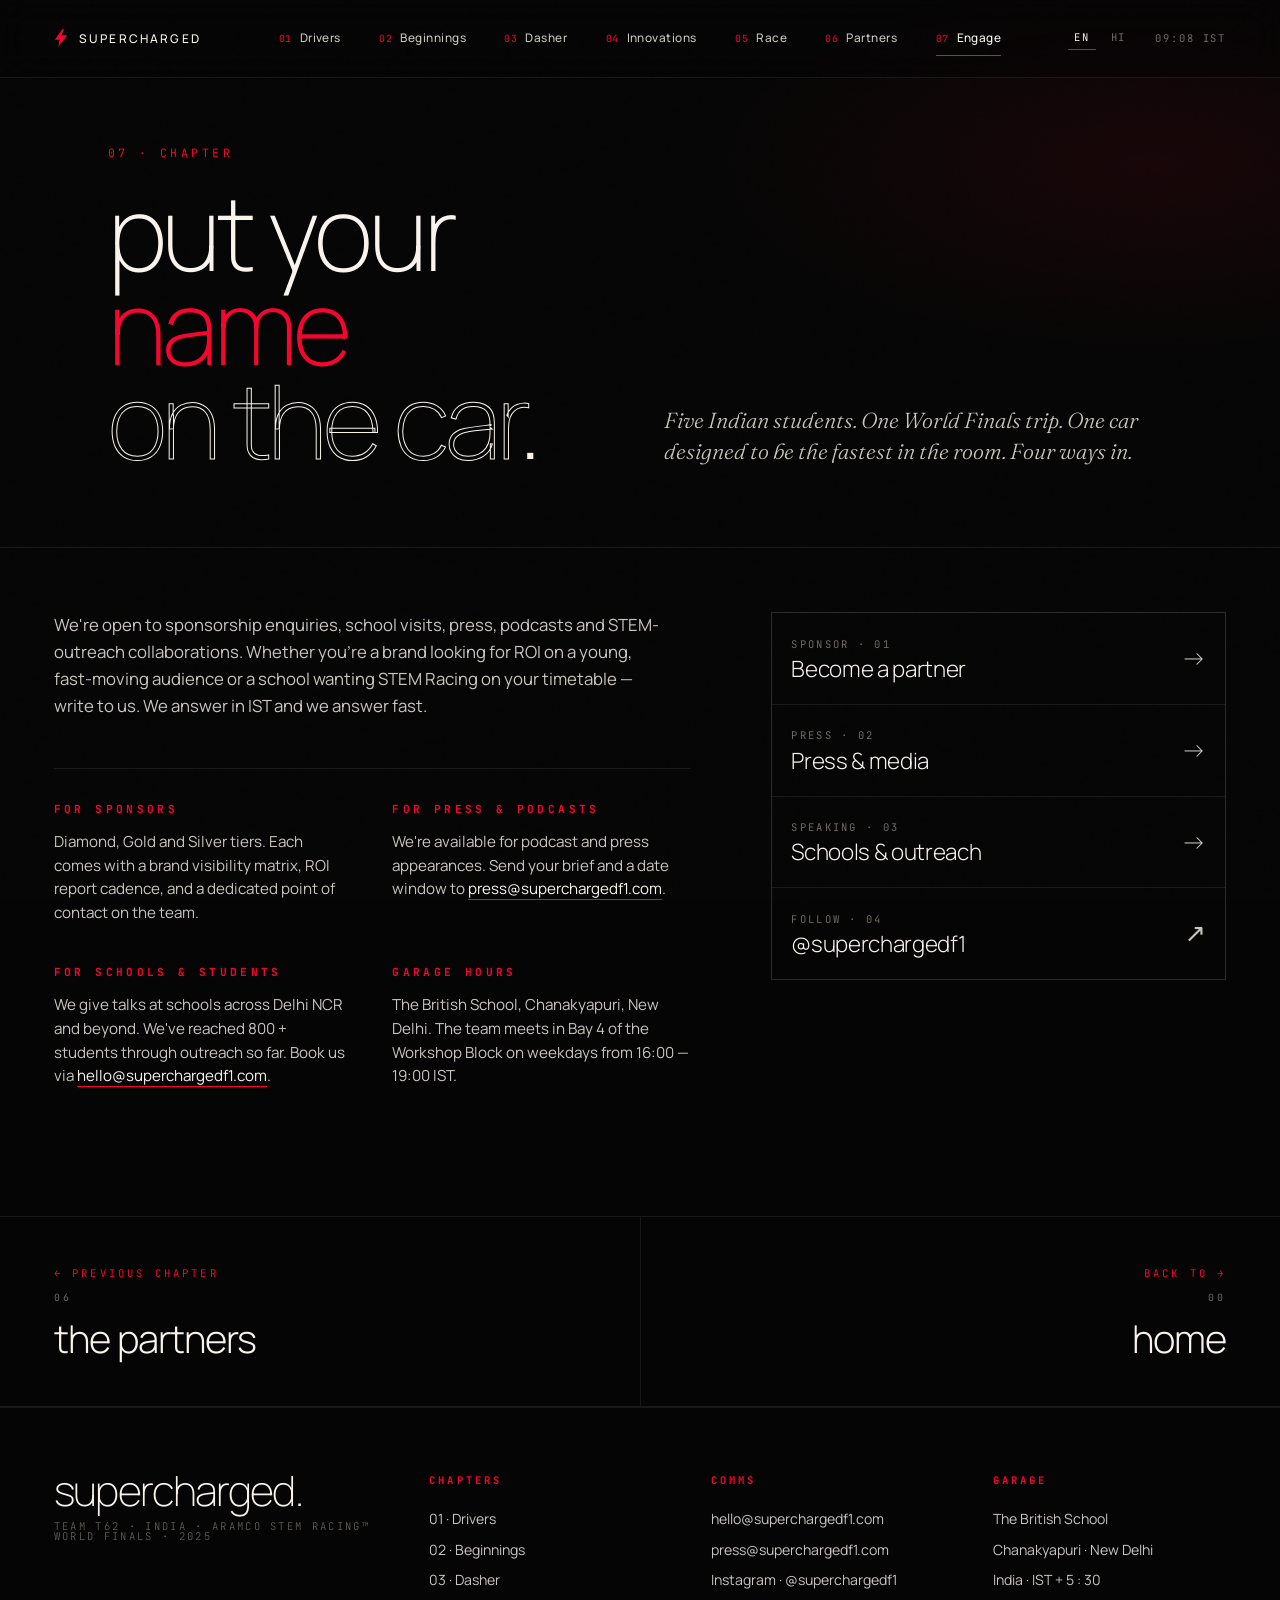
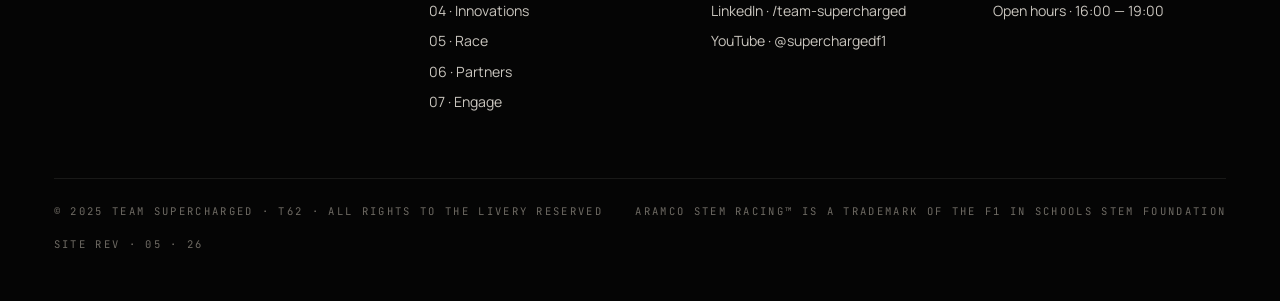
<file: engage.html>
<!DOCTYPE html>
<html lang="en">
<head>
<meta charset="UTF-8" />
<meta name="viewport" content="width=device-width, initial-scale=1.0" />
<title>Engage — Team Supercharged · T62</title>
<meta name="description" content="Sponsorship, press, schools, podcasts. Get in touch with Team Supercharged." />
<link rel="preconnect" href="https://fonts.googleapis.com" />
<link rel="preconnect" href="https://fonts.gstatic.com" crossorigin />
<link href="https://fonts.googleapis.com/css2?family=Fraunces:ital,opsz,wght@1,9..144,300&family=JetBrains+Mono:wght@400;500&family=Manrope:wght@200;300;400;500;600;700&display=swap" rel="stylesheet" />
<link rel="stylesheet" href="styles.css" />
</head>
<body>

<div class="grain" aria-hidden="true"></div>
<svg width="0" height="0" style="position:absolute" aria-hidden="true"><defs><symbol id="bolt" viewBox="0 0 24 32"><path d="M14.5 0 L1 19 L9.5 19 L7 32 L23 11 L13 11 L17 0 Z" fill="currentColor"/></symbol></defs></svg>

<header class="topnav" id="topnav">
  <a href="index.html" class="mark"><svg class="bolt-mark" aria-hidden="true"><use href="#bolt"/></svg><span>Supercharged</span></a>
  <nav class="menu" aria-label="Primary">
    <a href="drivers.html"     data-num="01">Drivers</a>
    <a href="beginnings.html"  data-num="02">Beginnings</a>
    <a href="dasher.html"      data-num="03">Dasher</a>
    <a href="innovations.html" data-num="04">Innovations</a>
    <a href="race.html"        data-num="05">Race</a>
    <a href="partners.html"    data-num="06">Partners</a>
    <a href="engage.html"      class="active" data-num="07">Engage</a>
  </nav>
  <div class="topnav-right">
    <div class="lang"><a href="#" class="on">EN</a><a href="#">HI</a></div>
    <span id="liveClock">00:00 IST</span>
  </div>
</header>

<section class="page-hero">
  <div class="container">
    <div>
      <div class="page-hero-num">07 · Chapter</div>
      <h1>put your<br/><span class="red">name</span><br/><span class="stroke">on the car</span>.</h1>
    </div>
    <p class="page-hero-sub">Five Indian students. One World Finals trip. One car designed to be the fastest in the room. Four ways in.</p>
  </div>
</section>

<main class="engage-page">
  <div class="container">
    <div class="engage-inner">
      <div class="reveal d1">
        <p class="engage-body" style="margin-top:0;">We're open to sponsorship enquiries, school visits, press, podcasts and STEM-outreach collaborations. Whether you're a brand looking for ROI on a young, fast-moving audience or a school wanting STEM Racing on your timetable — write to us. We answer in IST and we answer fast.</p>

        <div class="engage-info">
          <div>
            <h4>For Sponsors</h4>
            <p>Diamond, Gold and Silver tiers. Each comes with a brand visibility matrix, ROI report cadence, and a dedicated point of contact on the team.</p>
          </div>
          <div>
            <h4>For Press &amp; Podcasts</h4>
            <p>We're available for podcast and press appearances. Send your brief and a date window to <a href="mailto:press@superchargedf1.com" style="color: var(--text); border-bottom: 1px solid var(--red);">press@superchargedf1.com</a>.</p>
          </div>
          <div>
            <h4>For Schools &amp; Students</h4>
            <p>We give talks at schools across Delhi NCR and beyond. We've reached 800 + students through outreach so far. Book us via <a href="mailto:hello@superchargedf1.com" style="color: var(--text); border-bottom: 1px solid var(--red);">hello@superchargedf1.com</a>.</p>
          </div>
          <div>
            <h4>Garage Hours</h4>
            <p>The British School, Chanakyapuri, New Delhi. The team meets in Bay 4 of the Workshop Block on weekdays from 16:00 — 19:00 IST.</p>
          </div>
        </div>
      </div>

      <div class="cta-stack reveal d2">
        <a class="cta" href="mailto:hello@superchargedf1.com">
          <div>
            <div class="label">Sponsor · 01</div>
            <div class="text">Become a partner</div>
          </div>
          <span class="arr">→</span>
        </a>
        <a class="cta" href="mailto:press@superchargedf1.com">
          <div>
            <div class="label">Press · 02</div>
            <div class="text">Press &amp; media</div>
          </div>
          <span class="arr">→</span>
        </a>
        <a class="cta" href="mailto:hello@superchargedf1.com">
          <div>
            <div class="label">Speaking · 03</div>
            <div class="text">Schools &amp; outreach</div>
          </div>
          <span class="arr">→</span>
        </a>
        <a class="cta" href="https://www.instagram.com/superchargedf1" target="_blank" rel="noopener">
          <div>
            <div class="label">Follow · 04</div>
            <div class="text">@superchargedf1</div>
          </div>
          <span class="arr">↗</span>
        </a>
      </div>
    </div>
  </div>
</main>

<nav class="page-nav">
  <a href="partners.html" class="prev">
    <span class="dir">← previous chapter</span>
    <span class="num">06</span>
    <span class="ttl">the partners</span>
  </a>
  <a href="index.html" class="next">
    <span class="dir">back to →</span>
    <span class="num">00</span>
    <span class="ttl">home</span>
  </a>
</nav>

<footer>
  <div class="container">
    <div class="foot-inner">
      <div class="foot-brand">
        supercharged.
        <small>Team T62 · India · Aramco STEM Racing™ World Finals · 2025</small>
      </div>
      <div class="foot-col">
        <h5>Chapters</h5>
        <ul>
          <li><a href="drivers.html">01 · Drivers</a></li>
          <li><a href="beginnings.html">02 · Beginnings</a></li>
          <li><a href="dasher.html">03 · Dasher</a></li>
          <li><a href="innovations.html">04 · Innovations</a></li>
          <li><a href="race.html">05 · Race</a></li>
          <li><a href="partners.html">06 · Partners</a></li>
          <li><a href="engage.html">07 · Engage</a></li>
        </ul>
      </div>
      <div class="foot-col">
        <h5>Comms</h5>
        <ul>
          <li><a href="mailto:hello@superchargedf1.com">hello@superchargedf1.com</a></li>
          <li><a href="mailto:press@superchargedf1.com">press@superchargedf1.com</a></li>
          <li><a href="https://www.instagram.com/superchargedf1" target="_blank" rel="noopener">Instagram · @superchargedf1</a></li>
          <li><a href="#">LinkedIn · /team-supercharged</a></li>
          <li><a href="#">YouTube · @superchargedf1</a></li>
        </ul>
      </div>
      <div class="foot-col">
        <h5>Garage</h5>
        <ul>
          <li>The British School</li>
          <li>Chanakyapuri · New Delhi</li>
          <li>India · IST + 5 : 30</li>
          <li>Open hours · 16:00 — 19:00</li>
        </ul>
      </div>
    </div>
    <div class="foot-bottom">
      <span>© 2025 Team Supercharged · T62 · All rights to the livery reserved</span>
      <span>Aramco STEM Racing™ is a trademark of the F1 in Schools STEM Foundation</span>
      <span>Site rev · 05 · 26</span>
    </div>
  </div>
</footer>

<script src="scripts.js"></script>
</body>
</html>
</file>
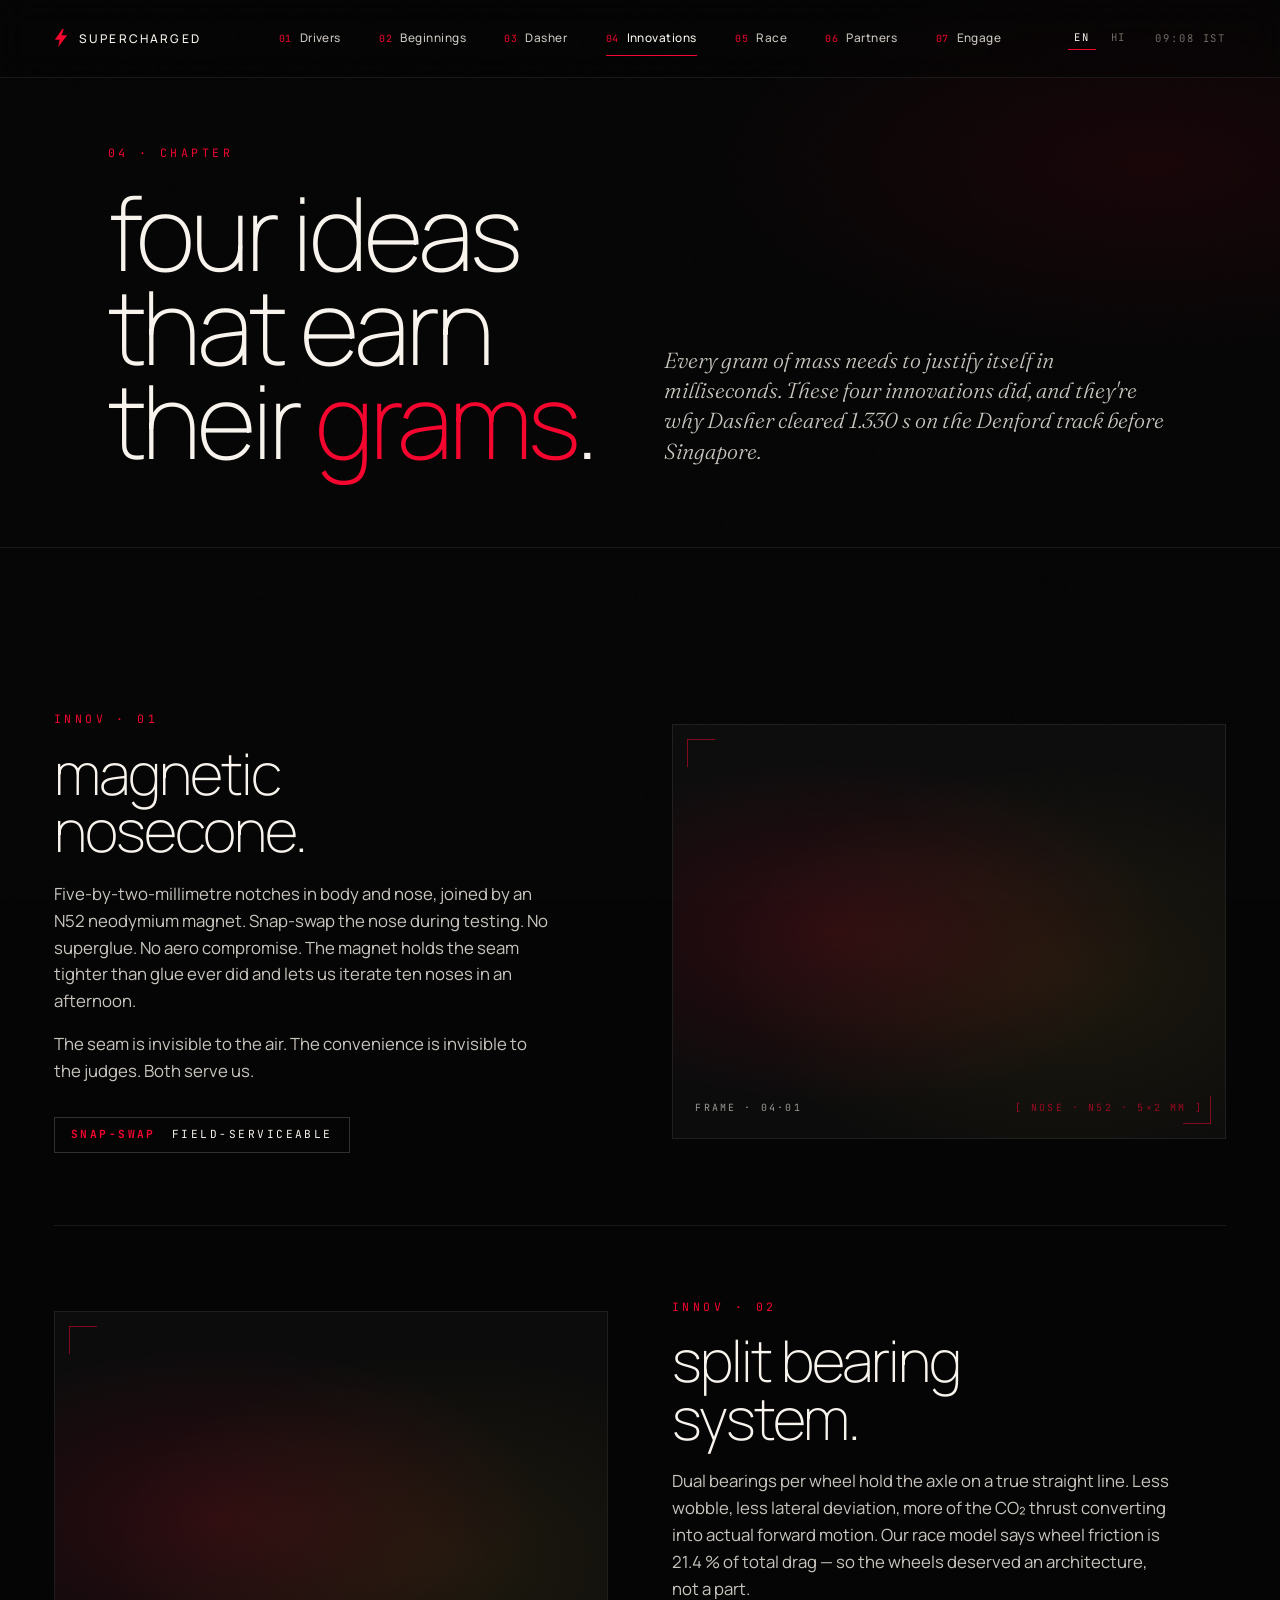
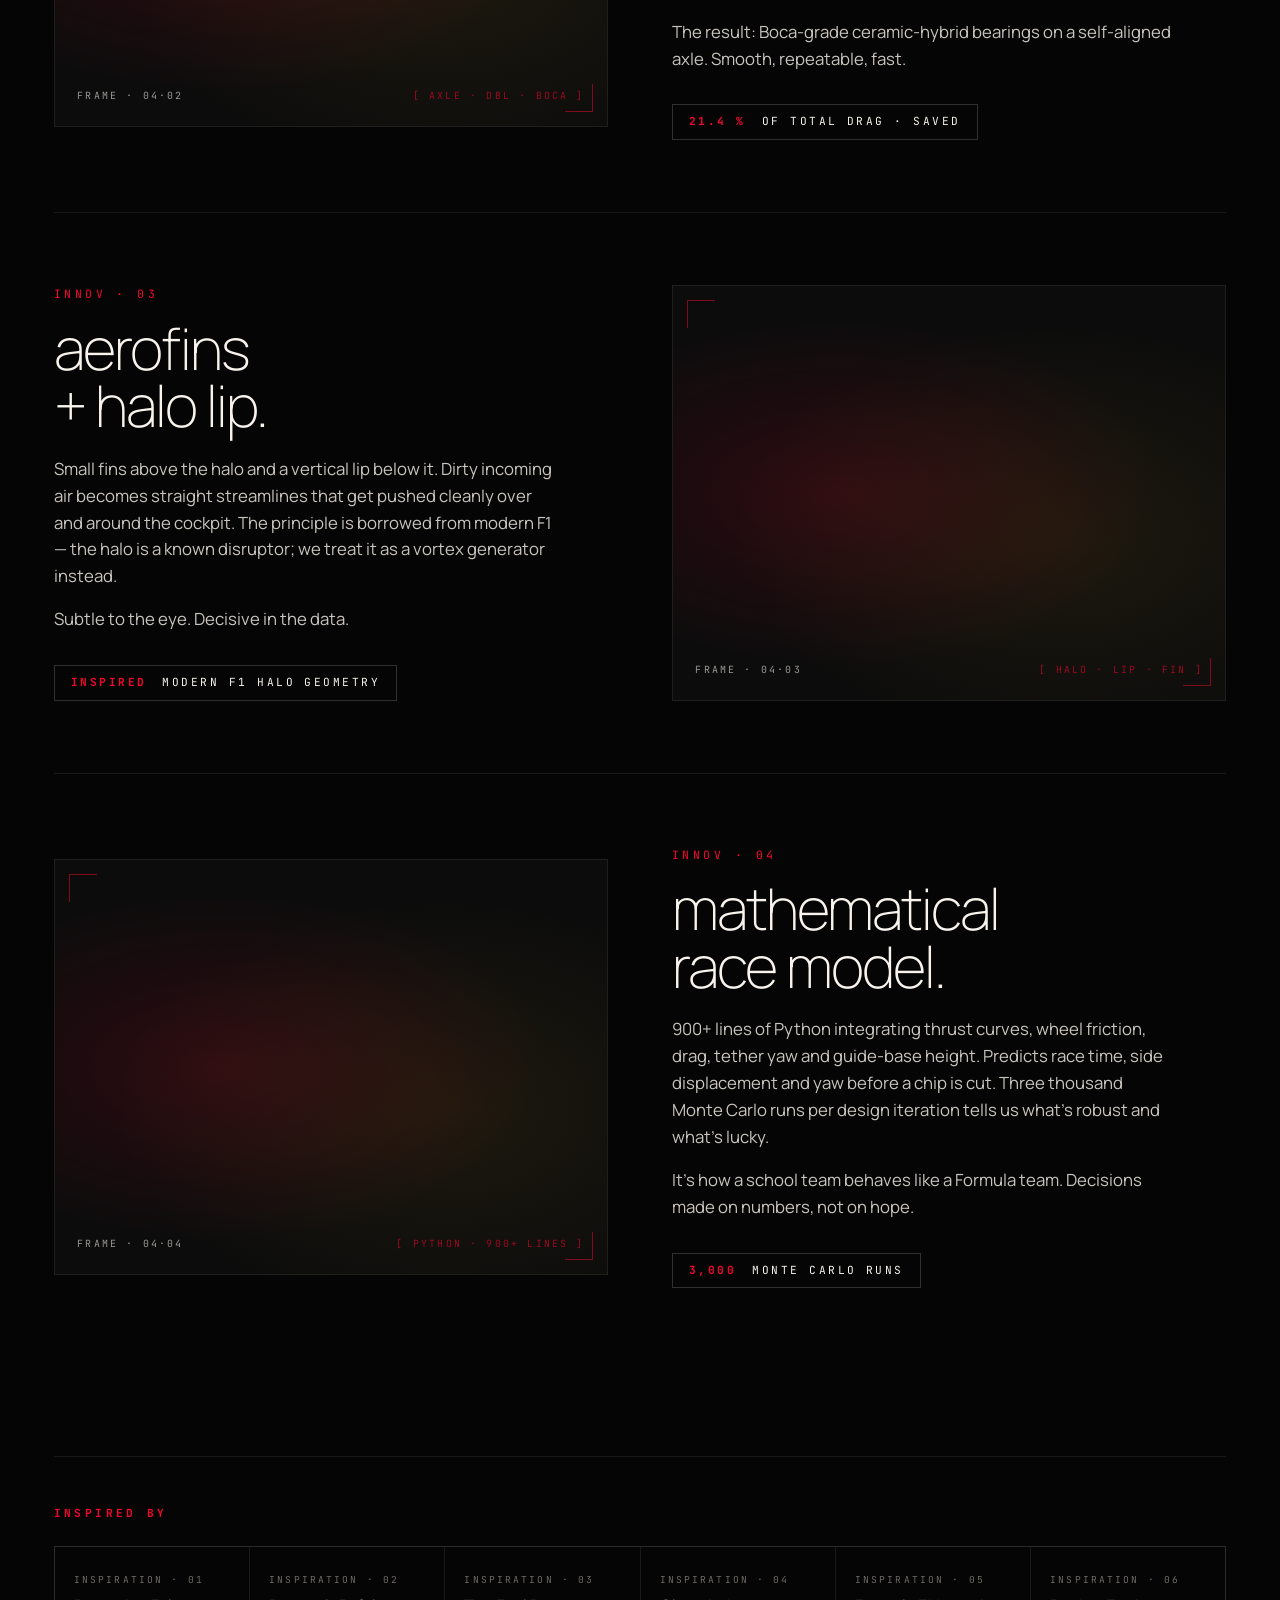
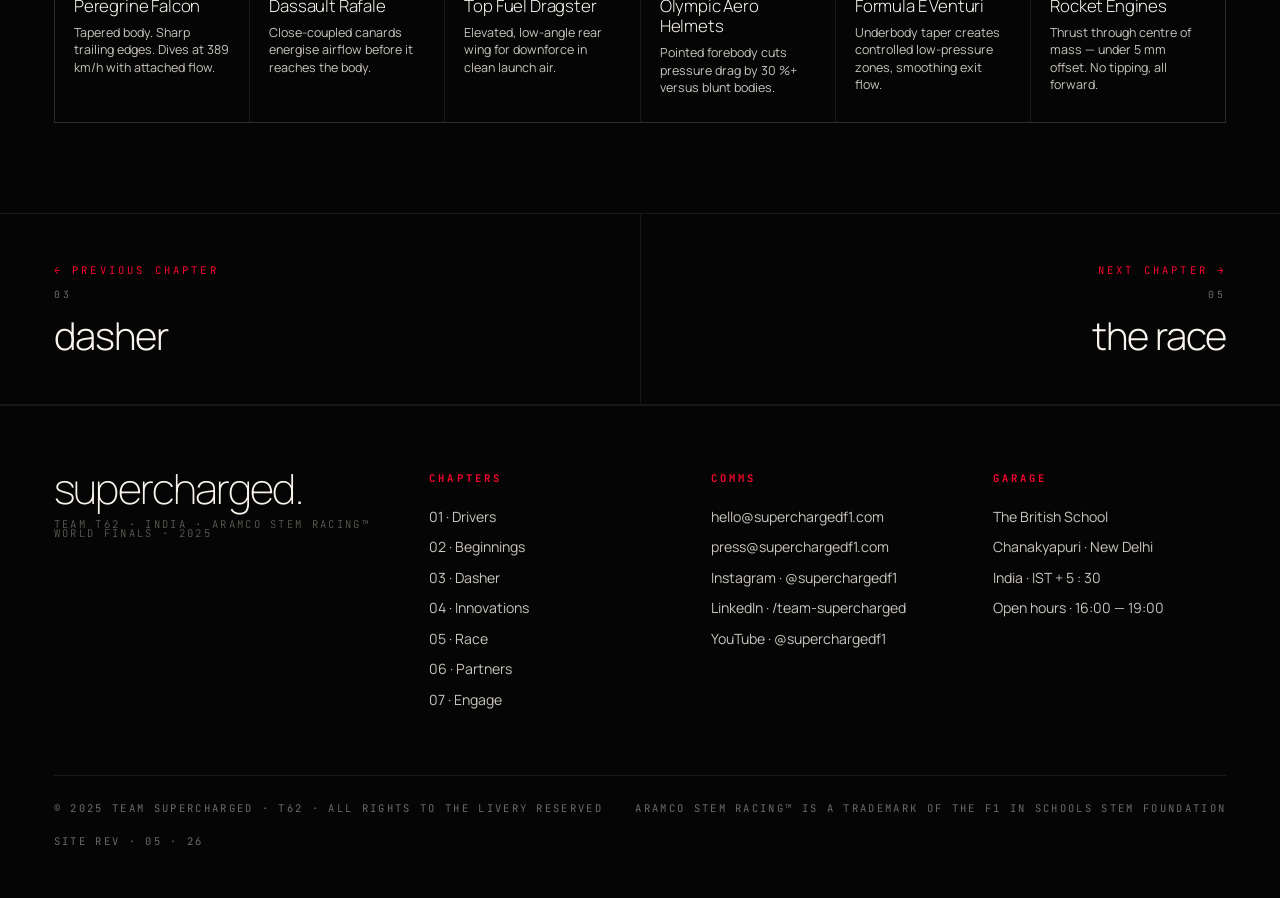
<file: innovations.html>
<!DOCTYPE html>
<html lang="en">
<head>
<meta charset="UTF-8" />
<meta name="viewport" content="width=device-width, initial-scale=1.0" />
<title>The Innovations — Team Supercharged · T62</title>
<meta name="description" content="Four innovations that earn their grams: magnetic nosecone, split bearings, aerofins, and a 900-line Python race model." />
<link rel="preconnect" href="https://fonts.googleapis.com" />
<link rel="preconnect" href="https://fonts.gstatic.com" crossorigin />
<link href="https://fonts.googleapis.com/css2?family=Fraunces:ital,opsz,wght@1,9..144,300&family=JetBrains+Mono:wght@400;500&family=Manrope:wght@200;300;400;500;600;700&display=swap" rel="stylesheet" />
<link rel="stylesheet" href="styles.css" />
</head>
<body>

<div class="grain" aria-hidden="true"></div>
<svg width="0" height="0" style="position:absolute" aria-hidden="true"><defs><symbol id="bolt" viewBox="0 0 24 32"><path d="M14.5 0 L1 19 L9.5 19 L7 32 L23 11 L13 11 L17 0 Z" fill="currentColor"/></symbol></defs></svg>

<header class="topnav" id="topnav">
  <a href="index.html" class="mark"><svg class="bolt-mark" aria-hidden="true"><use href="#bolt"/></svg><span>Supercharged</span></a>
  <nav class="menu" aria-label="Primary">
    <a href="drivers.html"     data-num="01">Drivers</a>
    <a href="beginnings.html"  data-num="02">Beginnings</a>
    <a href="dasher.html"      data-num="03">Dasher</a>
    <a href="innovations.html" class="active" data-num="04">Innovations</a>
    <a href="race.html"        data-num="05">Race</a>
    <a href="partners.html"    data-num="06">Partners</a>
    <a href="engage.html"      data-num="07">Engage</a>
  </nav>
  <div class="topnav-right">
    <div class="lang"><a href="#" class="on">EN</a><a href="#">HI</a></div>
    <span id="liveClock">00:00 IST</span>
  </div>
</header>

<section class="page-hero">
  <div class="container">
    <div>
      <div class="page-hero-num">04 · Chapter</div>
      <h1>four ideas<br/>that earn their <span class="red">grams</span>.</h1>
    </div>
    <p class="page-hero-sub">Every gram of mass needs to justify itself in milliseconds. These four innovations did, and they're why Dasher cleared 1.330&nbsp;s on the Denford track before Singapore.</p>
  </div>
</section>

<main class="chapter">
  <div class="container">
    <article class="innov-detail reveal">
      <div>
        <div class="num">Innov · 01</div>
        <h3>magnetic<br/>nosecone.</h3>
        <p>Five-by-two-millimetre notches in body and nose, joined by an N52 neodymium magnet. Snap-swap the nose during testing. No superglue. No aero compromise. The magnet holds the seam tighter than glue ever did and lets us iterate ten noses in an afternoon.</p>
        <p>The seam is invisible to the air. The convenience is invisible to the judges. Both serve us.</p>
        <span class="stat"><b>Snap-swap</b>Field-serviceable</span>
      </div>
      <figure class="frame">
        <span class="crosshair tl"></span>
        <span class="crosshair br"></span>
        <div class="frame-label">
          <span>FRAME · 04·01</span>
          <span class="red">[ NOSE · N52 · 5×2 MM ]</span>
        </div>
      </figure>
    </article>

    <article class="innov-detail flip reveal">
      <div>
        <div class="num">Innov · 02</div>
        <h3>split bearing<br/>system.</h3>
        <p>Dual bearings per wheel hold the axle on a true straight line. Less wobble, less lateral deviation, more of the CO₂ thrust converting into actual forward motion. Our race model says wheel friction is 21.4 % of total drag — so the wheels deserved an architecture, not a part.</p>
        <p>The result: Boca-grade ceramic-hybrid bearings on a self-aligned axle. Smooth, repeatable, fast.</p>
        <span class="stat"><b>21.4 %</b>of total drag · saved</span>
      </div>
      <figure class="frame">
        <span class="crosshair tl"></span>
        <span class="crosshair br"></span>
        <div class="frame-label">
          <span>FRAME · 04·02</span>
          <span class="red">[ AXLE · DBL · BOCA ]</span>
        </div>
      </figure>
    </article>

    <article class="innov-detail reveal">
      <div>
        <div class="num">Innov · 03</div>
        <h3>aerofins<br/>+ halo lip.</h3>
        <p>Small fins above the halo and a vertical lip below it. Dirty incoming air becomes straight streamlines that get pushed cleanly over and around the cockpit. The principle is borrowed from modern F1 — the halo is a known disruptor; we treat it as a vortex generator instead.</p>
        <p>Subtle to the eye. Decisive in the data.</p>
        <span class="stat"><b>Inspired</b>Modern F1 halo geometry</span>
      </div>
      <figure class="frame">
        <span class="crosshair tl"></span>
        <span class="crosshair br"></span>
        <div class="frame-label">
          <span>FRAME · 04·03</span>
          <span class="red">[ HALO · LIP · FIN ]</span>
        </div>
      </figure>
    </article>

    <article class="innov-detail flip reveal">
      <div>
        <div class="num">Innov · 04</div>
        <h3>mathematical<br/>race model.</h3>
        <p>900+ lines of Python integrating thrust curves, wheel friction, drag, tether yaw and guide-base height. Predicts race time, side displacement and yaw before a chip is cut. Three thousand Monte Carlo runs per design iteration tells us what's robust and what's lucky.</p>
        <p>It's how a school team behaves like a Formula team. Decisions made on numbers, not on hope.</p>
        <span class="stat"><b>3,000</b>Monte Carlo runs</span>
      </div>
      <figure class="frame">
        <span class="crosshair tl"></span>
        <span class="crosshair br"></span>
        <div class="frame-label">
          <span>FRAME · 04·04</span>
          <span class="red">[ PYTHON · 900+ LINES ]</span>
        </div>
      </figure>
    </article>

    <div class="inspirations">
      <h4>Inspired by</h4>
      <div class="insp-grid">
        <div class="insp">
          <div class="from">Inspiration · 01</div>
          <div class="what">Peregrine Falcon</div>
          <div class="why">Tapered body. Sharp trailing edges. Dives at 389 km/h with attached flow.</div>
        </div>
        <div class="insp">
          <div class="from">Inspiration · 02</div>
          <div class="what">Dassault Rafale</div>
          <div class="why">Close-coupled canards energise airflow before it reaches the body.</div>
        </div>
        <div class="insp">
          <div class="from">Inspiration · 03</div>
          <div class="what">Top Fuel Dragster</div>
          <div class="why">Elevated, low-angle rear wing for downforce in clean launch air.</div>
        </div>
        <div class="insp">
          <div class="from">Inspiration · 04</div>
          <div class="what">Olympic Aero Helmets</div>
          <div class="why">Pointed forebody cuts pressure drag by 30 %+ versus blunt bodies.</div>
        </div>
        <div class="insp">
          <div class="from">Inspiration · 05</div>
          <div class="what">Formula E Venturi</div>
          <div class="why">Underbody taper creates controlled low-pressure zones, smoothing exit flow.</div>
        </div>
        <div class="insp">
          <div class="from">Inspiration · 06</div>
          <div class="what">Rocket Engines</div>
          <div class="why">Thrust through centre of mass — under 5 mm offset. No tipping, all forward.</div>
        </div>
      </div>
    </div>
  </div>
</main>

<nav class="page-nav">
  <a href="dasher.html" class="prev">
    <span class="dir">← previous chapter</span>
    <span class="num">03</span>
    <span class="ttl">dasher</span>
  </a>
  <a href="race.html" class="next">
    <span class="dir">next chapter →</span>
    <span class="num">05</span>
    <span class="ttl">the race</span>
  </a>
</nav>

<footer>
  <div class="container">
    <div class="foot-inner">
      <div class="foot-brand">
        supercharged.
        <small>Team T62 · India · Aramco STEM Racing™ World Finals · 2025</small>
      </div>
      <div class="foot-col">
        <h5>Chapters</h5>
        <ul>
          <li><a href="drivers.html">01 · Drivers</a></li>
          <li><a href="beginnings.html">02 · Beginnings</a></li>
          <li><a href="dasher.html">03 · Dasher</a></li>
          <li><a href="innovations.html">04 · Innovations</a></li>
          <li><a href="race.html">05 · Race</a></li>
          <li><a href="partners.html">06 · Partners</a></li>
          <li><a href="engage.html">07 · Engage</a></li>
        </ul>
      </div>
      <div class="foot-col">
        <h5>Comms</h5>
        <ul>
          <li><a href="mailto:hello@superchargedf1.com">hello@superchargedf1.com</a></li>
          <li><a href="mailto:press@superchargedf1.com">press@superchargedf1.com</a></li>
          <li><a href="https://www.instagram.com/superchargedf1" target="_blank" rel="noopener">Instagram · @superchargedf1</a></li>
          <li><a href="#">LinkedIn · /team-supercharged</a></li>
          <li><a href="#">YouTube · @superchargedf1</a></li>
        </ul>
      </div>
      <div class="foot-col">
        <h5>Garage</h5>
        <ul>
          <li>The British School</li>
          <li>Chanakyapuri · New Delhi</li>
          <li>India · IST + 5 : 30</li>
          <li>Open hours · 16:00 — 19:00</li>
        </ul>
      </div>
    </div>
    <div class="foot-bottom">
      <span>© 2025 Team Supercharged · T62 · All rights to the livery reserved</span>
      <span>Aramco STEM Racing™ is a trademark of the F1 in Schools STEM Foundation</span>
      <span>Site rev · 05 · 26</span>
    </div>
  </div>
</footer>

<script src="scripts.js"></script>
</body>
</html>
</file>
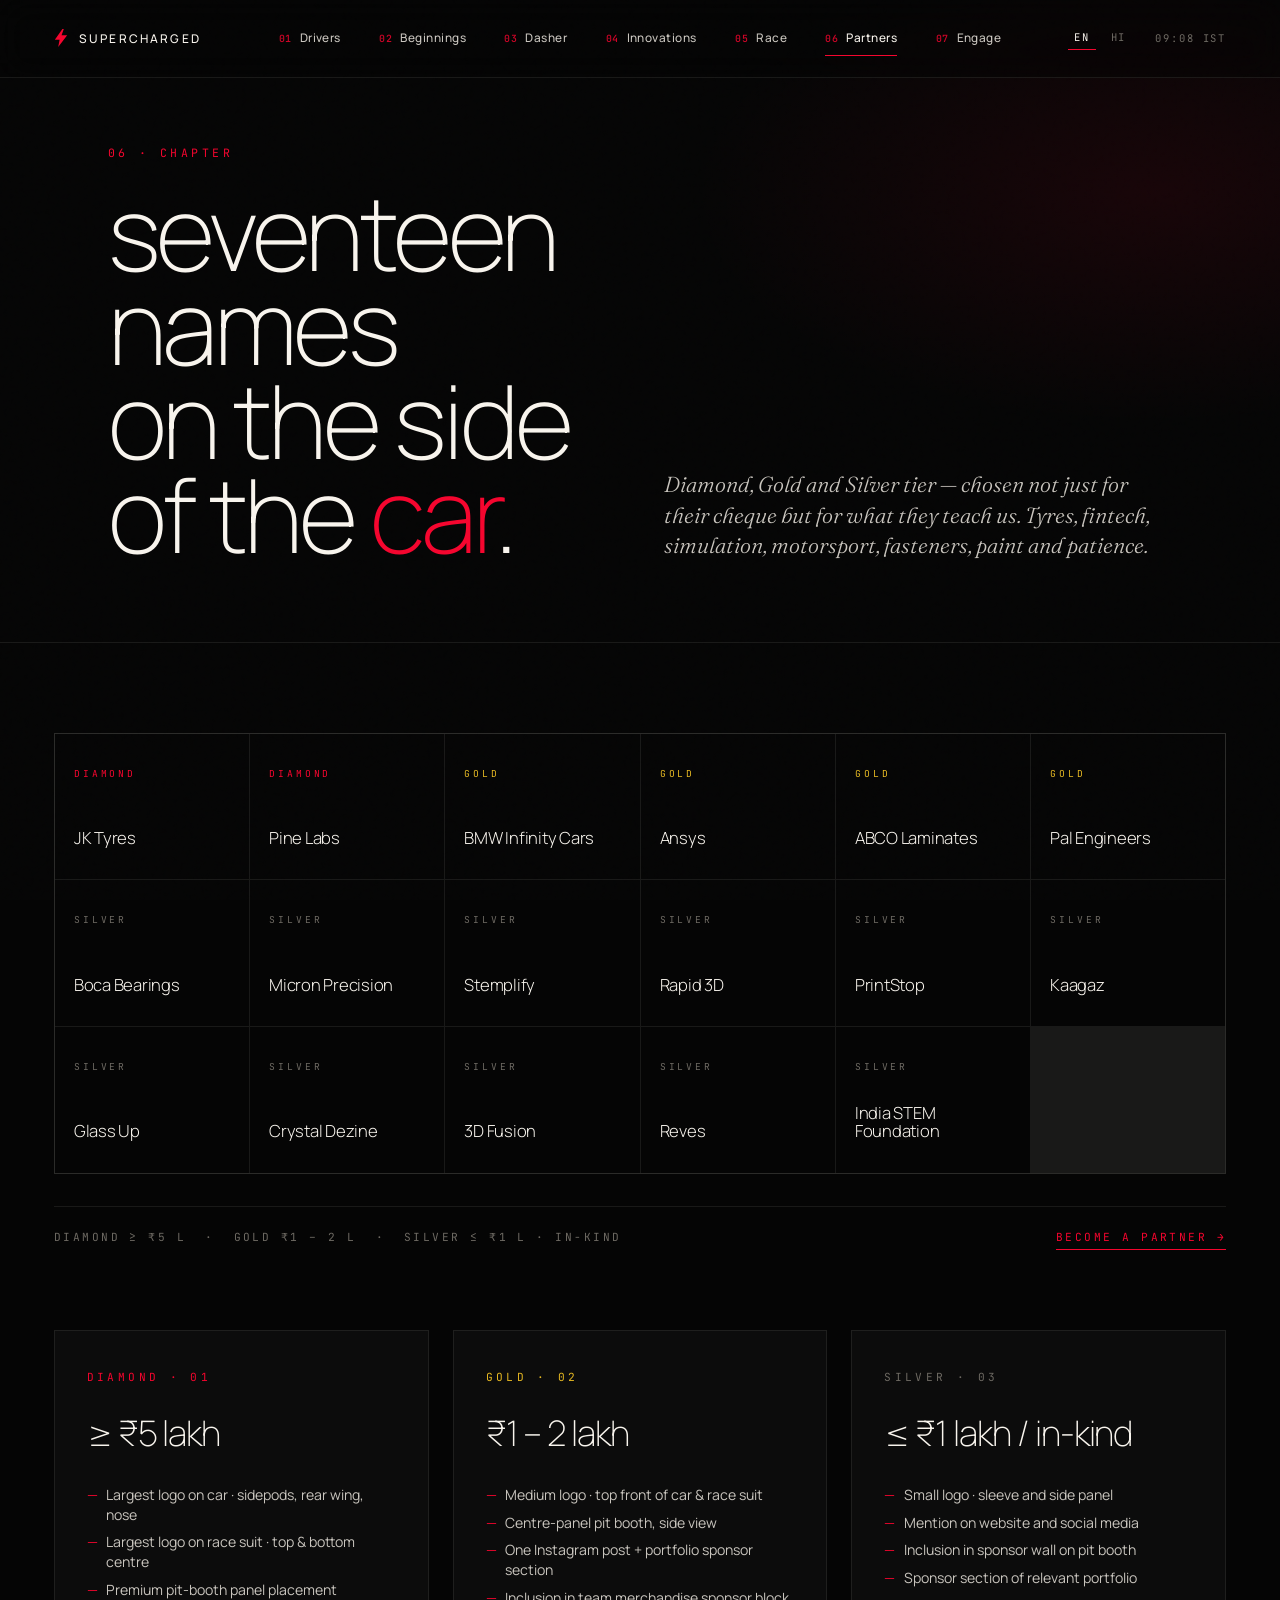
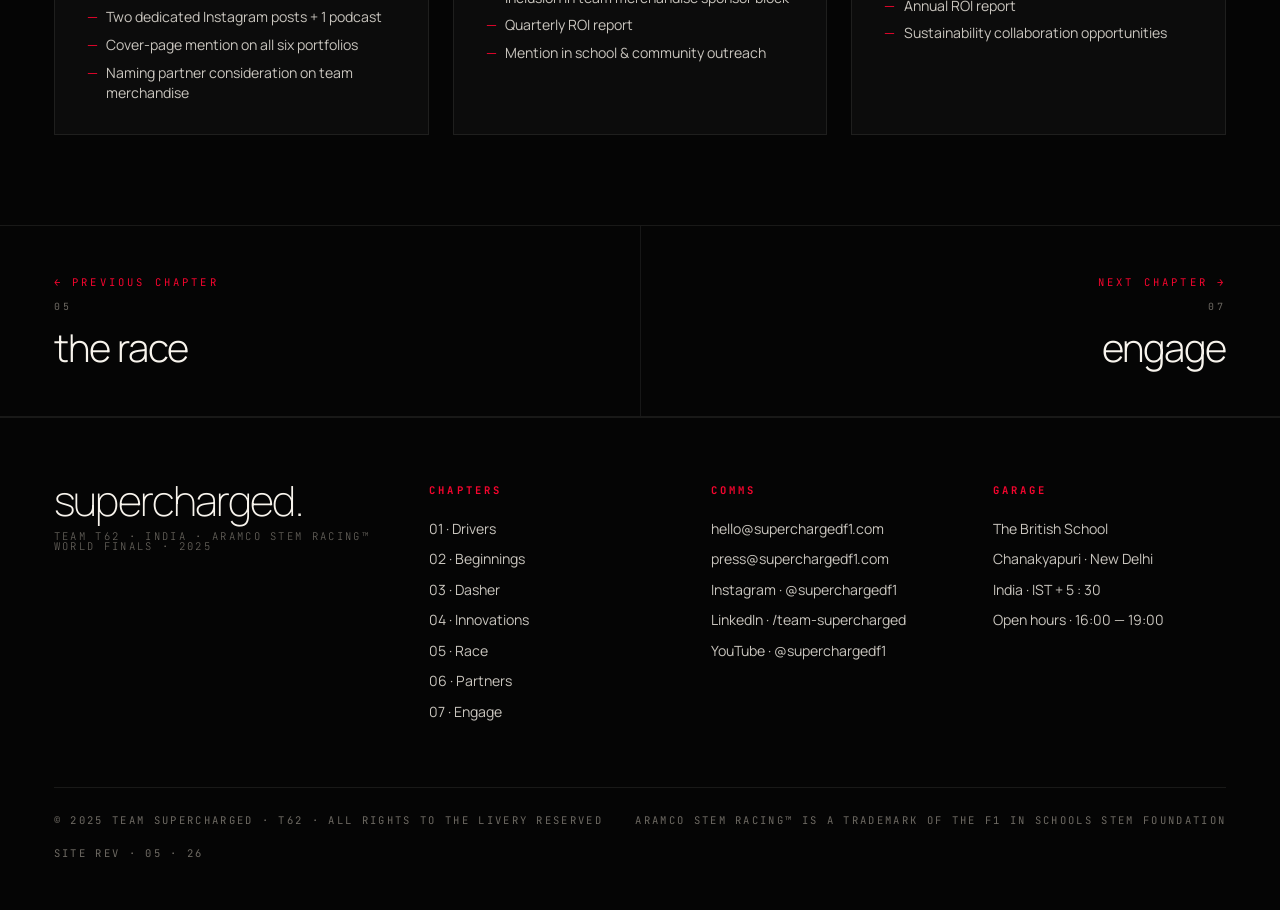
<file: partners.html>
<!DOCTYPE html>
<html lang="en">
<head>
<meta charset="UTF-8" />
<meta name="viewport" content="width=device-width, initial-scale=1.0" />
<title>The Partners — Team Supercharged · T62</title>
<meta name="description" content="Seventeen sponsors across Diamond, Gold and Silver tiers. JK Tyres, Pine Labs, BMW, Ansys, Boca Bearings, and more." />
<link rel="preconnect" href="https://fonts.googleapis.com" />
<link rel="preconnect" href="https://fonts.gstatic.com" crossorigin />
<link href="https://fonts.googleapis.com/css2?family=Fraunces:ital,opsz,wght@1,9..144,300&family=JetBrains+Mono:wght@400;500&family=Manrope:wght@200;300;400;500;600;700&display=swap" rel="stylesheet" />
<link rel="stylesheet" href="styles.css" />
</head>
<body>

<div class="grain" aria-hidden="true"></div>
<svg width="0" height="0" style="position:absolute" aria-hidden="true"><defs><symbol id="bolt" viewBox="0 0 24 32"><path d="M14.5 0 L1 19 L9.5 19 L7 32 L23 11 L13 11 L17 0 Z" fill="currentColor"/></symbol></defs></svg>

<header class="topnav" id="topnav">
  <a href="index.html" class="mark"><svg class="bolt-mark" aria-hidden="true"><use href="#bolt"/></svg><span>Supercharged</span></a>
  <nav class="menu" aria-label="Primary">
    <a href="drivers.html"     data-num="01">Drivers</a>
    <a href="beginnings.html"  data-num="02">Beginnings</a>
    <a href="dasher.html"      data-num="03">Dasher</a>
    <a href="innovations.html" data-num="04">Innovations</a>
    <a href="race.html"        data-num="05">Race</a>
    <a href="partners.html"    class="active" data-num="06">Partners</a>
    <a href="engage.html"      data-num="07">Engage</a>
  </nav>
  <div class="topnav-right">
    <div class="lang"><a href="#" class="on">EN</a><a href="#">HI</a></div>
    <span id="liveClock">00:00 IST</span>
  </div>
</header>

<section class="page-hero">
  <div class="container">
    <div>
      <div class="page-hero-num">06 · Chapter</div>
      <h1>seventeen names<br/>on the side<br/>of the <span class="red">car</span>.</h1>
    </div>
    <p class="page-hero-sub">Diamond, Gold and Silver tier — chosen not just for their cheque but for what they teach us. Tyres, fintech, simulation, motorsport, fasteners, paint and patience.</p>
  </div>
</section>

<main class="chapter">
  <div class="container">
    <div class="partners-wall reveal">
      <div class="partner"><span class="tier diamond">Diamond</span><span class="name">JK Tyres</span></div>
      <div class="partner"><span class="tier diamond">Diamond</span><span class="name">Pine Labs</span></div>
      <div class="partner"><span class="tier gold">Gold</span><span class="name">BMW Infinity Cars</span></div>
      <div class="partner"><span class="tier gold">Gold</span><span class="name">Ansys</span></div>
      <div class="partner"><span class="tier gold">Gold</span><span class="name">ABCO Laminates</span></div>
      <div class="partner"><span class="tier gold">Gold</span><span class="name">Pal Engineers</span></div>
      <div class="partner"><span class="tier silver">Silver</span><span class="name">Boca Bearings</span></div>
      <div class="partner"><span class="tier silver">Silver</span><span class="name">Micron Precision</span></div>
      <div class="partner"><span class="tier silver">Silver</span><span class="name">Stemplify</span></div>
      <div class="partner"><span class="tier silver">Silver</span><span class="name">Rapid 3D</span></div>
      <div class="partner"><span class="tier silver">Silver</span><span class="name">PrintStop</span></div>
      <div class="partner"><span class="tier silver">Silver</span><span class="name">Kaagaz</span></div>
      <div class="partner"><span class="tier silver">Silver</span><span class="name">Glass Up</span></div>
      <div class="partner"><span class="tier silver">Silver</span><span class="name">Crystal Dezine</span></div>
      <div class="partner"><span class="tier silver">Silver</span><span class="name">3D Fusion</span></div>
      <div class="partner"><span class="tier silver">Silver</span><span class="name">Reves</span></div>
      <div class="partner"><span class="tier silver">Silver</span><span class="name">India STEM Foundation</span></div>
    </div>

    <div class="partners-foot">
      <span>Diamond ≥ ₹5 L &nbsp;·&nbsp; Gold ₹1 – 2 L &nbsp;·&nbsp; Silver ≤ ₹1 L · in-kind</span>
      <a href="engage.html">Become a partner →</a>
    </div>

    <div class="tier-explainer">
      <div class="tier-card reveal d1">
        <span class="tier-label tier diamond">Diamond · 01</span>
        <div class="price">≥ ₹5 lakh</div>
        <ul>
          <li>Largest logo on car · sidepods, rear wing, nose</li>
          <li>Largest logo on race suit · top &amp; bottom centre</li>
          <li>Premium pit-booth panel placement</li>
          <li>Two dedicated Instagram posts + 1 podcast</li>
          <li>Cover-page mention on all six portfolios</li>
          <li>Naming partner consideration on team merchandise</li>
        </ul>
      </div>
      <div class="tier-card reveal d2">
        <span class="tier-label tier gold">Gold · 02</span>
        <div class="price">₹1 – 2 lakh</div>
        <ul>
          <li>Medium logo · top front of car &amp; race suit</li>
          <li>Centre-panel pit booth, side view</li>
          <li>One Instagram post + portfolio sponsor section</li>
          <li>Inclusion in team merchandise sponsor block</li>
          <li>Quarterly ROI report</li>
          <li>Mention in school &amp; community outreach</li>
        </ul>
      </div>
      <div class="tier-card reveal d3">
        <span class="tier-label tier silver">Silver · 03</span>
        <div class="price">≤ ₹1 lakh / in-kind</div>
        <ul>
          <li>Small logo · sleeve and side panel</li>
          <li>Mention on website and social media</li>
          <li>Inclusion in sponsor wall on pit booth</li>
          <li>Sponsor section of relevant portfolio</li>
          <li>Annual ROI report</li>
          <li>Sustainability collaboration opportunities</li>
        </ul>
      </div>
    </div>
  </div>
</main>

<nav class="page-nav">
  <a href="race.html" class="prev">
    <span class="dir">← previous chapter</span>
    <span class="num">05</span>
    <span class="ttl">the race</span>
  </a>
  <a href="engage.html" class="next">
    <span class="dir">next chapter →</span>
    <span class="num">07</span>
    <span class="ttl">engage</span>
  </a>
</nav>

<footer>
  <div class="container">
    <div class="foot-inner">
      <div class="foot-brand">
        supercharged.
        <small>Team T62 · India · Aramco STEM Racing™ World Finals · 2025</small>
      </div>
      <div class="foot-col">
        <h5>Chapters</h5>
        <ul>
          <li><a href="drivers.html">01 · Drivers</a></li>
          <li><a href="beginnings.html">02 · Beginnings</a></li>
          <li><a href="dasher.html">03 · Dasher</a></li>
          <li><a href="innovations.html">04 · Innovations</a></li>
          <li><a href="race.html">05 · Race</a></li>
          <li><a href="partners.html">06 · Partners</a></li>
          <li><a href="engage.html">07 · Engage</a></li>
        </ul>
      </div>
      <div class="foot-col">
        <h5>Comms</h5>
        <ul>
          <li><a href="mailto:hello@superchargedf1.com">hello@superchargedf1.com</a></li>
          <li><a href="mailto:press@superchargedf1.com">press@superchargedf1.com</a></li>
          <li><a href="https://www.instagram.com/superchargedf1" target="_blank" rel="noopener">Instagram · @superchargedf1</a></li>
          <li><a href="#">LinkedIn · /team-supercharged</a></li>
          <li><a href="#">YouTube · @superchargedf1</a></li>
        </ul>
      </div>
      <div class="foot-col">
        <h5>Garage</h5>
        <ul>
          <li>The British School</li>
          <li>Chanakyapuri · New Delhi</li>
          <li>India · IST + 5 : 30</li>
          <li>Open hours · 16:00 — 19:00</li>
        </ul>
      </div>
    </div>
    <div class="foot-bottom">
      <span>© 2025 Team Supercharged · T62 · All rights to the livery reserved</span>
      <span>Aramco STEM Racing™ is a trademark of the F1 in Schools STEM Foundation</span>
      <span>Site rev · 05 · 26</span>
    </div>
  </div>
</footer>

<script src="scripts.js"></script>
</body>
</html>
</file>
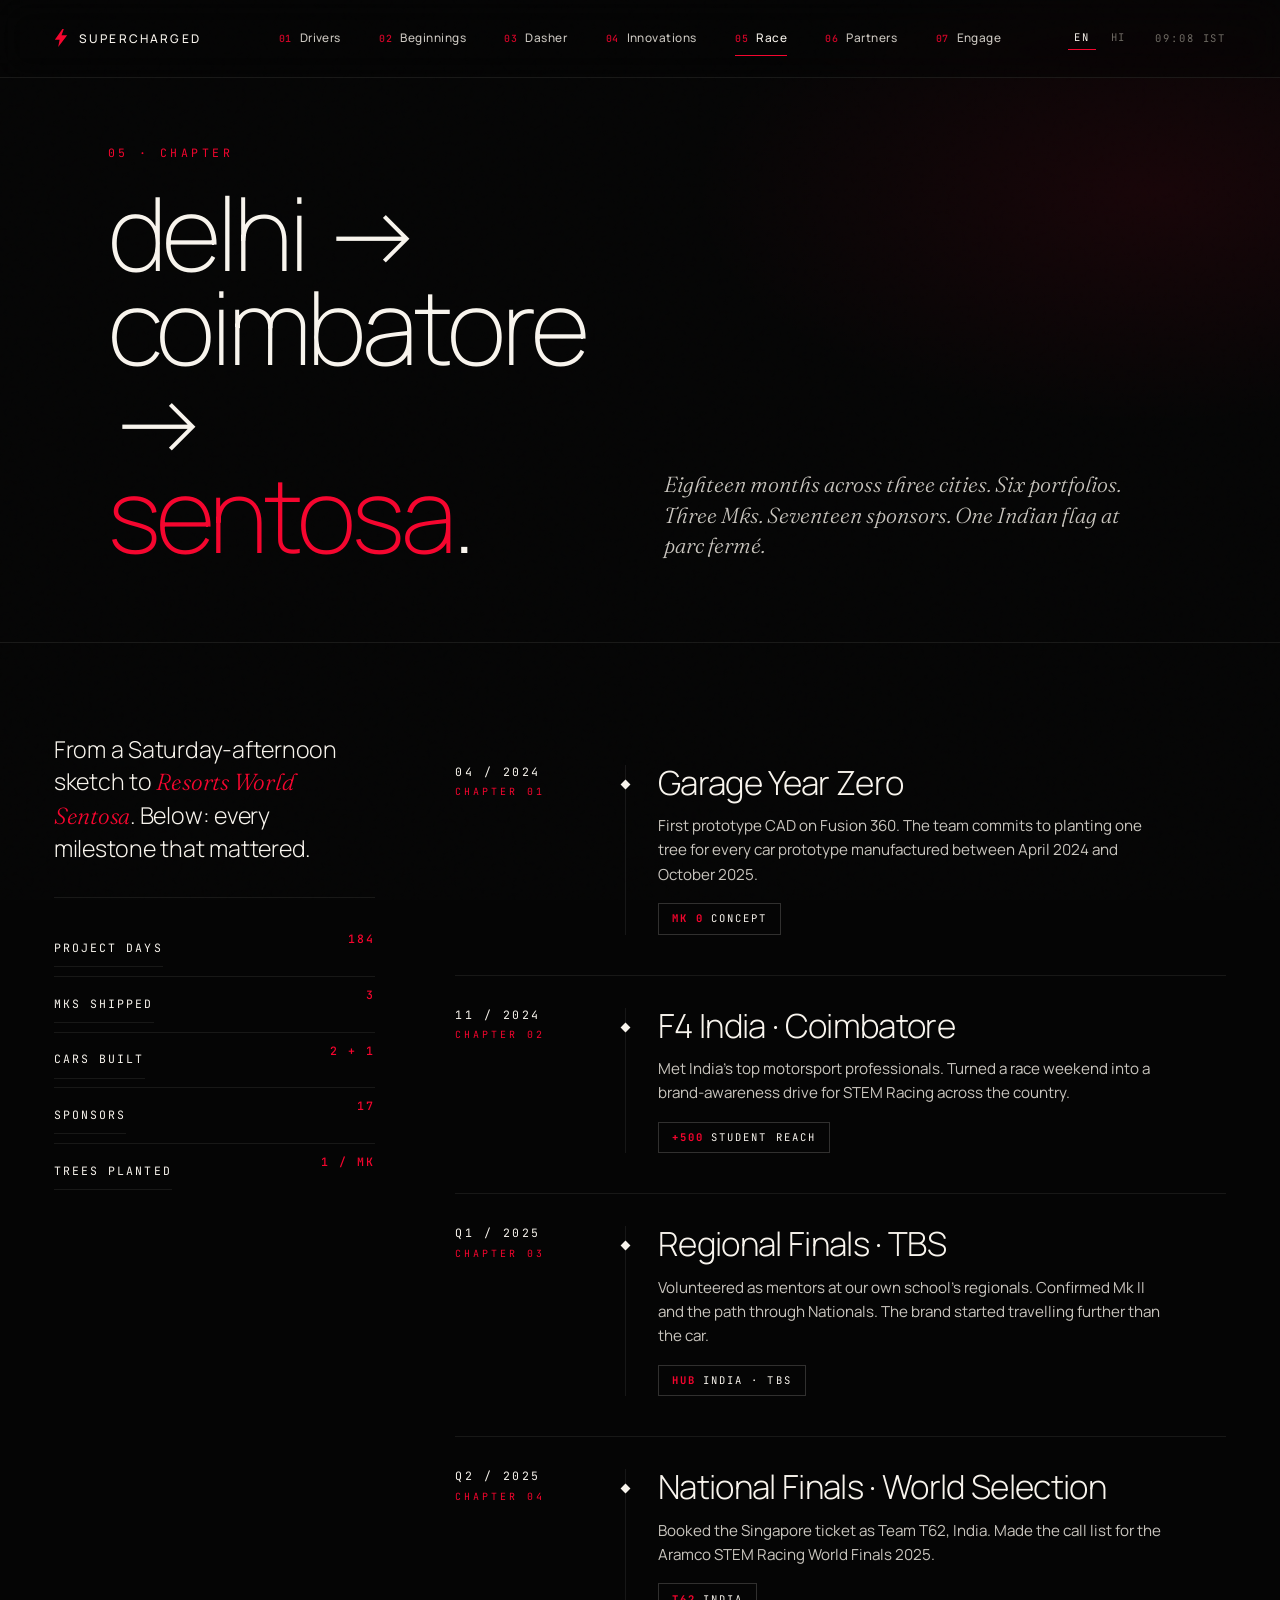
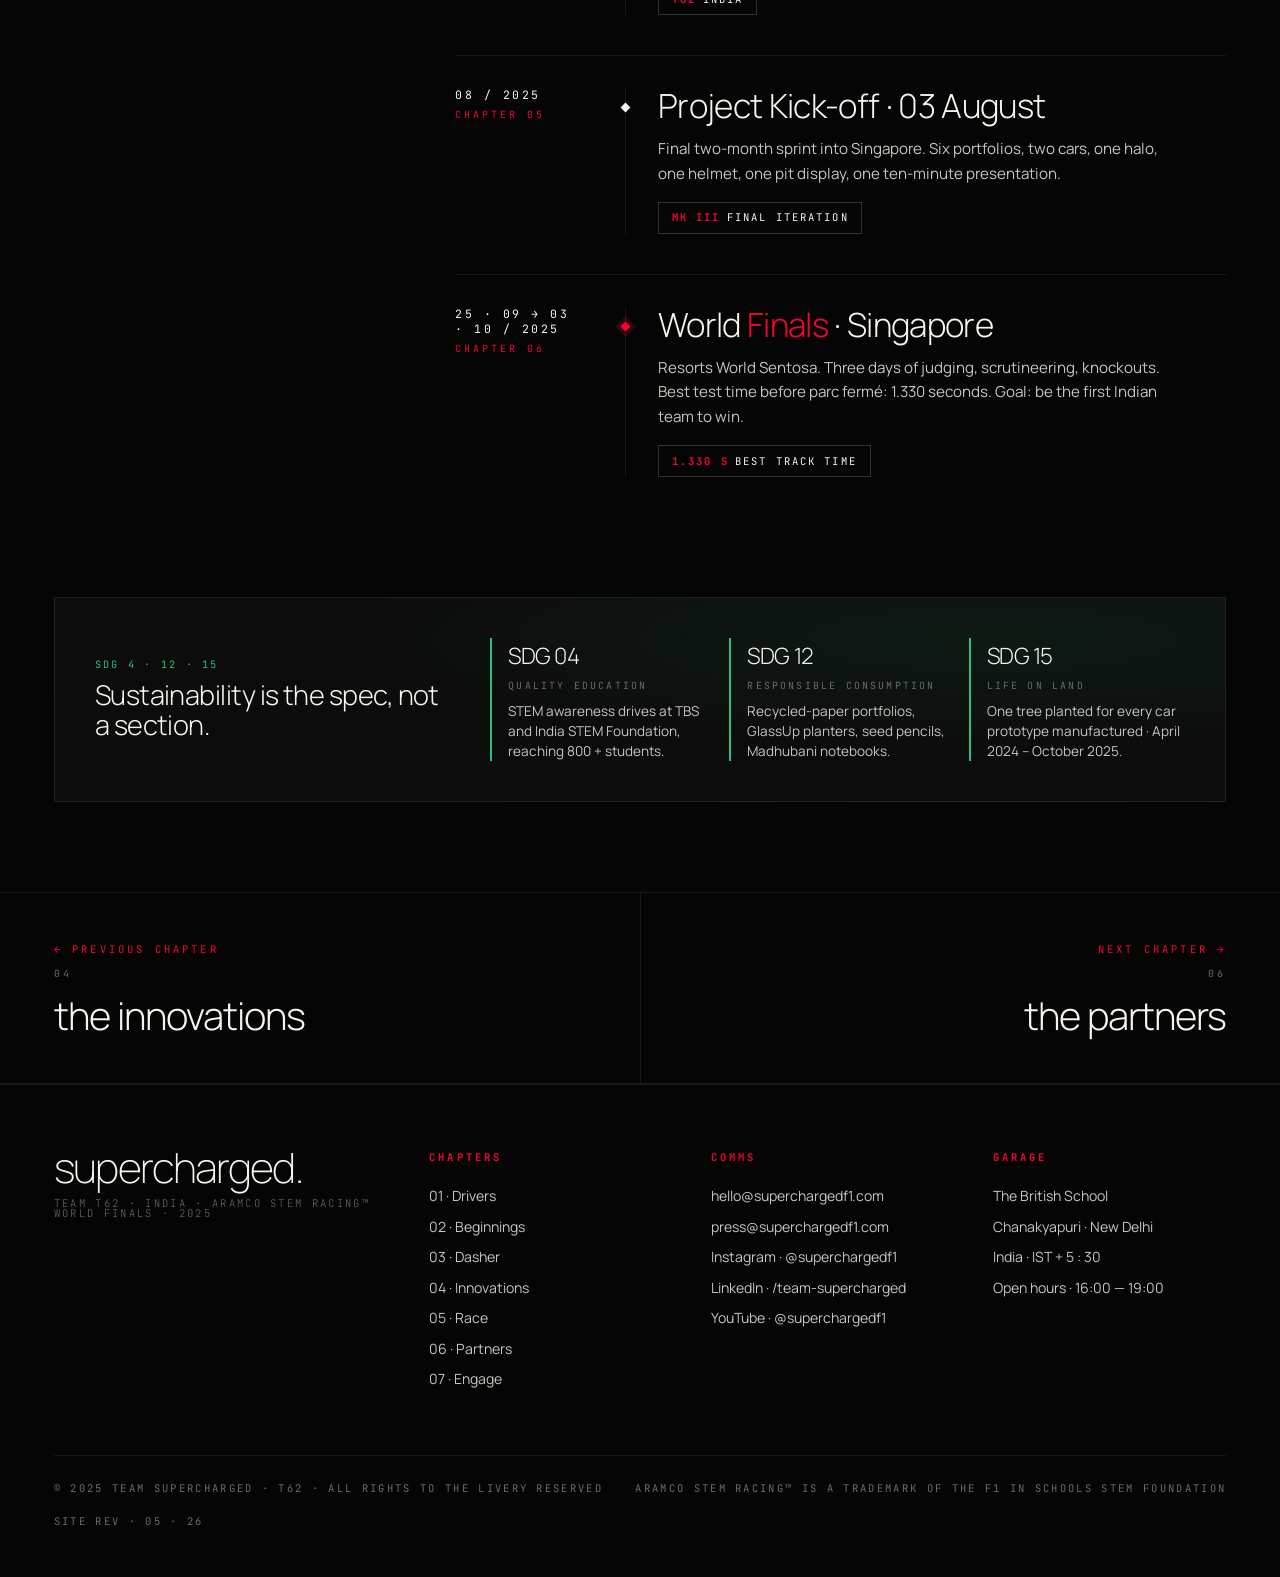
<file: race.html>
<!DOCTYPE html>
<html lang="en">
<head>
<meta charset="UTF-8" />
<meta name="viewport" content="width=device-width, initial-scale=1.0" />
<title>The Race — Team Supercharged · T62</title>
<meta name="description" content="From a Saturday-afternoon sketch in 2024 to Resorts World Sentosa in 2025. Every milestone that mattered." />
<link rel="preconnect" href="https://fonts.googleapis.com" />
<link rel="preconnect" href="https://fonts.gstatic.com" crossorigin />
<link href="https://fonts.googleapis.com/css2?family=Fraunces:ital,opsz,wght@1,9..144,300&family=JetBrains+Mono:wght@400;500&family=Manrope:wght@200;300;400;500;600;700&display=swap" rel="stylesheet" />
<link rel="stylesheet" href="styles.css" />
</head>
<body>

<div class="grain" aria-hidden="true"></div>
<svg width="0" height="0" style="position:absolute" aria-hidden="true"><defs><symbol id="bolt" viewBox="0 0 24 32"><path d="M14.5 0 L1 19 L9.5 19 L7 32 L23 11 L13 11 L17 0 Z" fill="currentColor"/></symbol></defs></svg>

<header class="topnav" id="topnav">
  <a href="index.html" class="mark"><svg class="bolt-mark" aria-hidden="true"><use href="#bolt"/></svg><span>Supercharged</span></a>
  <nav class="menu" aria-label="Primary">
    <a href="drivers.html"     data-num="01">Drivers</a>
    <a href="beginnings.html"  data-num="02">Beginnings</a>
    <a href="dasher.html"      data-num="03">Dasher</a>
    <a href="innovations.html" data-num="04">Innovations</a>
    <a href="race.html"        class="active" data-num="05">Race</a>
    <a href="partners.html"    data-num="06">Partners</a>
    <a href="engage.html"      data-num="07">Engage</a>
  </nav>
  <div class="topnav-right">
    <div class="lang"><a href="#" class="on">EN</a><a href="#">HI</a></div>
    <span id="liveClock">00:00 IST</span>
  </div>
</header>

<section class="page-hero">
  <div class="container">
    <div>
      <div class="page-hero-num">05 · Chapter</div>
      <h1>delhi → coimbatore →<br/><span class="red">sentosa</span>.</h1>
    </div>
    <p class="page-hero-sub">Eighteen months across three cities. Six portfolios. Three Mks. Seventeen sponsors. One Indian flag at parc&nbsp;fermé.</p>
  </div>
</section>

<main class="chapter">
  <div class="container">
    <div class="race-wrap">
      <aside class="race-side reveal d1">
        <p class="lede">From a Saturday-afternoon sketch to <em>Resorts World Sentosa</em>. Below: every milestone that mattered.</p>
        <div class="summary">
          <span><span>Project days</span><b>184</b></span>
          <span><span>Mks shipped</span><b>3</b></span>
          <span><span>Cars built</span><b>2 + 1</b></span>
          <span><span>Sponsors</span><b>17</b></span>
          <span><span>Trees planted</span><b>1 / Mk</b></span>
        </div>
      </aside>

      <ol class="timeline">
        <li class="ev reveal d1">
          <div class="ev-date">04 / 2024<span>chapter 01</span></div>
          <div class="ev-content">
            <h3 class="ev-title">Garage Year Zero</h3>
            <p class="ev-body">First prototype CAD on Fusion 360. The team commits to planting one tree for every car prototype manufactured between April 2024 and October 2025.</p>
            <span class="ev-stat"><b>Mk 0</b>concept</span>
          </div>
        </li>
        <li class="ev reveal d1">
          <div class="ev-date">11 / 2024<span>chapter 02</span></div>
          <div class="ev-content">
            <h3 class="ev-title">F4 India · Coimbatore</h3>
            <p class="ev-body">Met India's top motorsport professionals. Turned a race weekend into a brand-awareness drive for STEM Racing across the country.</p>
            <span class="ev-stat"><b>+500</b>student reach</span>
          </div>
        </li>
        <li class="ev reveal d2">
          <div class="ev-date">Q1 / 2025<span>chapter 03</span></div>
          <div class="ev-content">
            <h3 class="ev-title">Regional Finals · TBS</h3>
            <p class="ev-body">Volunteered as mentors at our own school's regionals. Confirmed Mk II and the path through Nationals. The brand started travelling further than the car.</p>
            <span class="ev-stat"><b>Hub</b>India · TBS</span>
          </div>
        </li>
        <li class="ev reveal d3">
          <div class="ev-date">Q2 / 2025<span>chapter 04</span></div>
          <div class="ev-content">
            <h3 class="ev-title">National Finals · World Selection</h3>
            <p class="ev-body">Booked the Singapore ticket as Team T62, India. Made the call list for the Aramco STEM Racing World Finals 2025.</p>
            <span class="ev-stat"><b>T62</b>India</span>
          </div>
        </li>
        <li class="ev reveal d4">
          <div class="ev-date">08 / 2025<span>chapter 05</span></div>
          <div class="ev-content">
            <h3 class="ev-title">Project Kick-off · 03 August</h3>
            <p class="ev-body">Final two-month sprint into Singapore. Six portfolios, two cars, one halo, one helmet, one pit display, one ten-minute presentation.</p>
            <span class="ev-stat"><b>Mk III</b>final iteration</span>
          </div>
        </li>
        <li class="ev peak reveal d5">
          <div class="ev-date">25 · 09 → 03 · 10 / 2025<span>chapter 06</span></div>
          <div class="ev-content">
            <h3 class="ev-title">World <em>Finals</em> · Singapore</h3>
            <p class="ev-body">Resorts World Sentosa. Three days of judging, scrutineering, knockouts. Best test time before parc fermé: 1.330 seconds. Goal: be the first Indian team to win.</p>
            <span class="ev-stat"><b>1.330 s</b>best track time</span>
          </div>
        </li>
      </ol>
    </div>

    <div class="sustain reveal">
      <div>
        <h4><small>SDG 4 · 12 · 15</small>Sustainability is the spec, not a section.</h4>
      </div>
      <div class="sdg-grid">
        <div class="sdg">
          <div class="num">SDG 04</div>
          <div class="lbl">Quality Education</div>
          <p class="desc">STEM awareness drives at TBS and India STEM Foundation, reaching 800 + students.</p>
        </div>
        <div class="sdg">
          <div class="num">SDG 12</div>
          <div class="lbl">Responsible Consumption</div>
          <p class="desc">Recycled-paper portfolios, GlassUp planters, seed pencils, Madhubani notebooks.</p>
        </div>
        <div class="sdg">
          <div class="num">SDG 15</div>
          <div class="lbl">Life on Land</div>
          <p class="desc">One tree planted for every car prototype manufactured · April 2024 – October 2025.</p>
        </div>
      </div>
    </div>
  </div>
</main>

<nav class="page-nav">
  <a href="innovations.html" class="prev">
    <span class="dir">← previous chapter</span>
    <span class="num">04</span>
    <span class="ttl">the innovations</span>
  </a>
  <a href="partners.html" class="next">
    <span class="dir">next chapter →</span>
    <span class="num">06</span>
    <span class="ttl">the partners</span>
  </a>
</nav>

<footer>
  <div class="container">
    <div class="foot-inner">
      <div class="foot-brand">
        supercharged.
        <small>Team T62 · India · Aramco STEM Racing™ World Finals · 2025</small>
      </div>
      <div class="foot-col">
        <h5>Chapters</h5>
        <ul>
          <li><a href="drivers.html">01 · Drivers</a></li>
          <li><a href="beginnings.html">02 · Beginnings</a></li>
          <li><a href="dasher.html">03 · Dasher</a></li>
          <li><a href="innovations.html">04 · Innovations</a></li>
          <li><a href="race.html">05 · Race</a></li>
          <li><a href="partners.html">06 · Partners</a></li>
          <li><a href="engage.html">07 · Engage</a></li>
        </ul>
      </div>
      <div class="foot-col">
        <h5>Comms</h5>
        <ul>
          <li><a href="mailto:hello@superchargedf1.com">hello@superchargedf1.com</a></li>
          <li><a href="mailto:press@superchargedf1.com">press@superchargedf1.com</a></li>
          <li><a href="https://www.instagram.com/superchargedf1" target="_blank" rel="noopener">Instagram · @superchargedf1</a></li>
          <li><a href="#">LinkedIn · /team-supercharged</a></li>
          <li><a href="#">YouTube · @superchargedf1</a></li>
        </ul>
      </div>
      <div class="foot-col">
        <h5>Garage</h5>
        <ul>
          <li>The British School</li>
          <li>Chanakyapuri · New Delhi</li>
          <li>India · IST + 5 : 30</li>
          <li>Open hours · 16:00 — 19:00</li>
        </ul>
      </div>
    </div>
    <div class="foot-bottom">
      <span>© 2025 Team Supercharged · T62 · All rights to the livery reserved</span>
      <span>Aramco STEM Racing™ is a trademark of the F1 in Schools STEM Foundation</span>
      <span>Site rev · 05 · 26</span>
    </div>
  </div>
</footer>

<script src="scripts.js"></script>
</body>
</html>
</file>
<file: styles.css>
/* --------------------------------------------------------------
   SUPERCHARGED · Cinematic editorial · multi-page
   Pure black + bone white + brand red. Thin large type.
-------------------------------------------------------------- */
*, *::before, *::after { box-sizing: border-box; margin: 0; padding: 0; }
::selection { background: #F5052E; color: #F8F4ED; }
html { scroll-behavior: smooth; }

:root {
  --bg: #050505;
  --bg-2: #0C0C0C;
  --bg-3: #141414;
  --text: #F8F4ED;
  --text-2: #C9C5BE;
  --muted: #6E6A63;
  --muted-2: #3A3A3A;
  --line: rgba(248, 244, 237, 0.08);
  --line-strong: rgba(248, 244, 237, 0.18);
  --red: #F5052E;
  --red-2: #C70425;
  --yellow: #E7B922;
  --pad: clamp(1.25rem, 4.2vw, 4rem);
  --max: 1560px;
  --font-display: 'Manrope', system-ui, sans-serif;
  --font-body: 'Manrope', system-ui, sans-serif;
  --font-serif: 'Fraunces', 'Times New Roman', serif;
  --font-mono: 'JetBrains Mono', ui-monospace, monospace;
}

body {
  background: var(--bg);
  color: var(--text);
  font-family: var(--font-body);
  line-height: 1.6;
  overflow-x: hidden;
  font-weight: 400;
  -webkit-font-smoothing: antialiased;
  -moz-osx-font-smoothing: grayscale;
}

.grain {
  position: fixed; inset: 0;
  pointer-events: none; z-index: 1000;
  opacity: 0.045; mix-blend-mode: overlay;
  background-image: url("data:image/svg+xml;utf8,<svg viewBox='0 0 200 200' xmlns='http://www.w3.org/2000/svg'><filter id='n'><feTurbulence type='fractalNoise' baseFrequency='0.85' numOctaves='3' stitchTiles='stitch'/></filter><rect width='100%25' height='100%25' filter='url(%23n)' opacity='0.85'/></svg>");
}

a { color: inherit; text-decoration: none; }
button { font-family: inherit; cursor: pointer; border: none; background: none; color: inherit; }
img, svg { display: block; max-width: 100%; }

.container {
  max-width: var(--max); margin: 0 auto;
  padding: 0 var(--pad);
  position: relative;
}

.mono {
  font-family: var(--font-mono);
  letter-spacing: 0.04em;
  text-transform: uppercase;
  font-size: 0.7rem;
  color: var(--muted);
}

/* ============================================================
   TOP NAV
============================================================ */
.topnav {
  position: fixed; top: 0; left: 0; right: 0; z-index: 100;
  display: grid;
  grid-template-columns: 1fr auto 1fr;
  gap: 2rem; align-items: center;
  padding: 1.4rem var(--pad);
  backdrop-filter: blur(16px) saturate(140%);
  -webkit-backdrop-filter: blur(16px) saturate(140%);
  background: rgba(5, 5, 5, 0.55);
  border-bottom: 1px solid var(--line);
  transition: padding 0.3s ease;
}
.topnav.scrolled { padding: 0.9rem var(--pad); }

.mark {
  display: flex; align-items: center; gap: 0.7rem;
  font-family: var(--font-display);
  font-weight: 500;
  letter-spacing: 0.18em;
  font-size: 0.75rem;
  text-transform: uppercase;
}
.mark .bolt-mark {
  width: 14px; height: 18px;
  color: var(--red);
}

.menu {
  display: flex; gap: 2.4rem;
  font-size: 0.74rem;
  font-weight: 500;
  letter-spacing: 0.04em;
  color: var(--text-2);
}
.menu a {
  position: relative;
  padding: 0.4rem 0;
  transition: color 0.25s;
}
.menu a::before {
  content: attr(data-num);
  color: var(--red);
  margin-right: 0.5rem;
  font-family: var(--font-mono);
  font-size: 0.62rem;
  opacity: 0.85;
}
.menu a:hover { color: var(--text); }
.menu a.active { color: var(--text); }
.menu a.active::after {
  content: ""; position: absolute;
  left: 0; right: 0; bottom: -2px;
  height: 1px; background: var(--red);
}
.menu a:not(.active)::after {
  content: ""; position: absolute;
  left: 0; right: 0; bottom: -2px;
  height: 1px; background: var(--text);
  transform: scaleX(0); transform-origin: left;
  transition: transform 0.3s ease;
}
.menu a:not(.active):hover::after { transform: scaleX(1); }

.topnav-right {
  display: flex; justify-content: flex-end; align-items: center;
  gap: 1.4rem;
  font-family: var(--font-mono);
  font-size: 0.66rem;
  color: var(--muted);
  text-transform: uppercase;
  letter-spacing: 0.18em;
}
.lang {
  display: flex; gap: 0.5rem;
}
.lang a {
  padding: 0.2rem 0.4rem;
  color: var(--muted);
  transition: color 0.2s;
}
.lang a.on { color: var(--text); border-bottom: 1px solid var(--red); }
.lang a:hover { color: var(--text); }

/* ============================================================
   HERO (home)
============================================================ */
.hero {
  position: relative;
  min-height: 100vh;
  padding: 9rem var(--pad) 3rem;
  display: grid;
  grid-template-rows: auto 1fr auto;
  overflow: hidden;
  isolation: isolate;
}
.hero::before {
  content: "";
  position: absolute; inset: 0;
  background:
    radial-gradient(ellipse 70% 60% at 75% 30%, rgba(245,5,46,0.10), transparent 60%),
    radial-gradient(ellipse 60% 50% at 20% 70%, rgba(231,185,34,0.04), transparent 60%),
    linear-gradient(180deg, rgba(5,5,5,0.5), var(--bg));
  z-index: -2;
}
.hero::after {
  content: "";
  position: absolute; inset: 0;
  background-image:
    linear-gradient(to right, var(--line) 1px, transparent 1px),
    linear-gradient(to bottom, var(--line) 1px, transparent 1px);
  background-size: 120px 120px;
  mask-image: radial-gradient(ellipse at center, black 40%, transparent 90%);
  z-index: -1;
  pointer-events: none;
}

.hero-top {
  display: flex; justify-content: space-between; align-items: flex-start;
  gap: 2rem; flex-wrap: wrap;
}
.hero-top .label {
  font-family: var(--font-mono);
  font-size: 0.7rem;
  color: var(--muted);
  text-transform: uppercase;
  letter-spacing: 0.22em;
  line-height: 1.6;
}
.hero-top .label strong { color: var(--text); margin-right: 0.5rem; }
.hero-top .label .red { color: var(--red); }

.hero-center {
  display: grid; align-content: center;
  padding: 4rem 0;
}
.hero-title {
  font-family: var(--font-display);
  font-weight: 200;
  font-size: clamp(4rem, 16vw, 19rem);
  line-height: 0.88;
  letter-spacing: -0.045em;
  text-transform: lowercase;
  color: var(--text);
  margin-bottom: 1.5rem;
}
.hero-title .stroke {
  color: transparent;
  -webkit-text-stroke: 1px var(--text);
}
.hero-title .red { color: var(--red); }
.hero-title .w {
  display: inline-block;
  transform: translateY(0.4em);
  opacity: 0;
  animation: rise 1.4s cubic-bezier(.18,.7,.2,1) forwards;
}
.hero-title .w:nth-child(1) { animation-delay: 0.2s; }
.hero-title .w:nth-child(2) { animation-delay: 0.45s; }
.hero-title .w:nth-child(3) { animation-delay: 0.7s; }
@keyframes rise { to { transform: none; opacity: 1; } }

.hero-tag {
  margin-top: 1.5rem;
  max-width: 32ch;
  font-family: var(--font-serif);
  font-style: italic;
  font-weight: 300;
  font-size: clamp(1.3rem, 2.4vw, 2.2rem);
  line-height: 1.25;
  color: var(--text-2);
  letter-spacing: -0.01em;
  opacity: 0;
  animation: fade 1.6s 1.1s forwards;
}
@keyframes fade { to { opacity: 1; } }

.hero-bottom {
  display: grid;
  grid-template-columns: auto 1fr auto auto;
  gap: 2.5rem;
  align-items: end;
  padding-top: 2rem;
  border-top: 1px solid var(--line);
  opacity: 0;
  animation: fade 1.4s 1.4s forwards;
}
.hero-bottom .col { display: flex; flex-direction: column; gap: 0.4rem; }
.hero-bottom .col .k {
  font-family: var(--font-mono);
  font-size: 0.62rem;
  color: var(--muted);
  text-transform: uppercase;
  letter-spacing: 0.22em;
}
.hero-bottom .col .v {
  font-family: var(--font-display);
  font-weight: 300;
  font-size: 1.4rem;
  letter-spacing: -0.01em;
  color: var(--text);
}
.hero-bottom .col .v.red { color: var(--red); }

.scroll-cue {
  display: inline-flex; flex-direction: column; align-items: center;
  gap: 0.4rem;
  color: var(--muted);
  font-family: var(--font-mono);
  font-size: 0.62rem;
  text-transform: uppercase;
  letter-spacing: 0.22em;
}
.scroll-cue .arrow {
  width: 1px; height: 38px;
  background: linear-gradient(180deg, transparent, var(--text-2));
  animation: drop 1.8s ease-in-out infinite;
}
@keyframes drop {
  0% { transform: scaleY(0); transform-origin: top; }
  50% { transform: scaleY(1); transform-origin: top; }
  51% { transform: scaleY(1); transform-origin: bottom; }
  100% { transform: scaleY(0); transform-origin: bottom; }
}

/* ============================================================
   PAGE HERO (chapter pages — smaller)
============================================================ */
.page-hero {
  padding: 9rem var(--pad) 5rem;
  position: relative;
  border-bottom: 1px solid var(--line);
  overflow: hidden;
}
.page-hero::before {
  content: "";
  position: absolute; inset: 0;
  background:
    radial-gradient(ellipse 60% 60% at 90% 30%, rgba(245,5,46,0.08), transparent 60%);
  pointer-events: none;
  z-index: -1;
}
.page-hero .container {
  display: grid;
  grid-template-columns: 1fr 1fr;
  gap: 3rem;
  align-items: end;
}
.page-hero-num {
  font-family: var(--font-mono);
  font-size: 0.72rem;
  color: var(--red);
  text-transform: uppercase;
  letter-spacing: 0.3em;
  margin-bottom: 1.4rem;
}
.page-hero h1 {
  font-family: var(--font-display);
  font-weight: 200;
  font-size: clamp(3rem, 8vw, 8rem);
  line-height: 0.92;
  letter-spacing: -0.04em;
  text-transform: lowercase;
  color: var(--text);
}
.page-hero h1 .red { color: var(--red); }
.page-hero h1 .stroke { color: transparent; -webkit-text-stroke: 1px var(--text); }
.page-hero-sub {
  font-family: var(--font-serif);
  font-style: italic;
  font-weight: 300;
  font-size: clamp(1.1rem, 1.7vw, 1.5rem);
  line-height: 1.4;
  color: var(--text-2);
  max-width: 38ch;
}

/* ============================================================
   CHAPTER (general section)
============================================================ */
.chapter {
  padding: clamp(5rem, 10vh, 9rem) 0;
  position: relative;
}
.chapter-head {
  display: grid;
  grid-template-columns: auto 1fr;
  gap: 2rem 4rem;
  align-items: end;
  margin-bottom: 4rem;
  padding-bottom: 2.4rem;
  border-bottom: 1px solid var(--line);
}
.chapter-num {
  font-family: var(--font-mono);
  font-size: 0.72rem;
  color: var(--red);
  text-transform: uppercase;
  letter-spacing: 0.3em;
  align-self: start;
  padding-top: 1.4rem;
}
.chapter-title {
  font-family: var(--font-display);
  font-weight: 200;
  font-size: clamp(2.4rem, 5.5vw, 5.5rem);
  line-height: 0.95;
  letter-spacing: -0.035em;
  text-transform: lowercase;
  color: var(--text);
}
.chapter-sub {
  font-family: var(--font-display);
  font-weight: 300;
  font-size: clamp(1rem, 1.4vw, 1.2rem);
  color: var(--text-2);
  margin-top: 1rem;
  max-width: 50ch;
}

/* ============================================================
   HOME · CHAPTER INDEX
============================================================ */
.chapter-index {
  padding: 5rem 0 7rem;
  border-top: 1px solid var(--line);
}
.chapter-index-head {
  display: grid;
  grid-template-columns: 1fr 1fr;
  gap: 3rem;
  margin-bottom: 4rem;
  padding-bottom: 2rem;
  border-bottom: 1px solid var(--line);
  align-items: end;
}
.chapter-index-head h2 {
  font-family: var(--font-display);
  font-weight: 200;
  font-size: clamp(2rem, 4.5vw, 4rem);
  line-height: 0.95;
  letter-spacing: -0.03em;
  text-transform: lowercase;
}
.chapter-index-head .label {
  font-family: var(--font-mono);
  font-size: 0.7rem;
  color: var(--red);
  text-transform: uppercase;
  letter-spacing: 0.3em;
}

.chapter-list {
  display: flex; flex-direction: column;
  list-style: none;
}
.chapter-list a {
  display: grid;
  grid-template-columns: 80px 1fr 2fr auto;
  gap: 2rem;
  padding: 2rem 0;
  border-bottom: 1px solid var(--line);
  align-items: baseline;
  transition: padding 0.3s ease;
}
.chapter-list a:hover { padding-left: 1rem; }
.chapter-list a:last-child { border-bottom: none; }
.chapter-list a .num {
  font-family: var(--font-mono);
  font-size: 0.78rem;
  color: var(--red);
  letter-spacing: 0.25em;
}
.chapter-list a .ttl {
  font-family: var(--font-display);
  font-weight: 300;
  font-size: clamp(1.6rem, 3vw, 2.6rem);
  line-height: 1.05;
  letter-spacing: -0.025em;
  text-transform: lowercase;
  color: var(--text);
  transition: color 0.3s;
}
.chapter-list a:hover .ttl { color: var(--red); }
.chapter-list a .desc {
  font-family: var(--font-serif);
  font-style: italic;
  font-weight: 300;
  font-size: clamp(0.95rem, 1.2vw, 1.15rem);
  color: var(--text-2);
  line-height: 1.4;
}
.chapter-list a .arr {
  font-family: var(--font-display);
  font-weight: 200;
  font-size: 1.6rem;
  color: var(--muted);
  transition: color 0.3s, transform 0.3s;
}
.chapter-list a:hover .arr { color: var(--red); transform: translateX(8px); }

/* ============================================================
   01 — DRIVERS
============================================================ */
.drivers {
  display: grid;
  grid-template-columns: repeat(5, 1fr);
  gap: 1.4rem;
}
.driver {
  display: flex; flex-direction: column;
  gap: 1rem;
  cursor: pointer;
  transition: transform 0.5s cubic-bezier(.2,.8,.2,1);
}
.driver:hover { transform: translateY(-4px); }
.driver-photo {
  aspect-ratio: 3/4;
  background: var(--bg-2);
  border: 1px solid var(--line);
  position: relative;
  overflow: hidden;
  transition: border-color 0.3s;
}
.driver:hover .driver-photo { border-color: var(--red); }
.driver-photo::before {
  content: "";
  position: absolute; inset: 0;
  background:
    radial-gradient(ellipse at 50% 35%, rgba(248,244,237,0.18), transparent 50%),
    linear-gradient(180deg, rgba(245,5,46,0.10) 0%, transparent 60%, rgba(0,0,0,0.6) 100%);
}
.driver-photo::after {
  content: attr(data-init);
  position: absolute; inset: 0;
  display: grid; place-items: center;
  font-family: var(--font-display);
  font-weight: 200;
  font-size: clamp(3rem, 6vw, 6rem);
  color: rgba(248,244,237,0.85);
  letter-spacing: -0.04em;
}
.driver-photo .num {
  position: absolute; top: 0.9rem; left: 0.9rem;
  font-family: var(--font-mono);
  font-size: 0.62rem;
  color: var(--text);
  letter-spacing: 0.22em;
  z-index: 2;
}
.driver-photo .role {
  position: absolute; bottom: 0.9rem; left: 0.9rem; right: 0.9rem;
  font-family: var(--font-mono);
  font-size: 0.62rem;
  color: var(--text);
  letter-spacing: 0.18em;
  text-transform: uppercase;
  z-index: 2;
  opacity: 0.85;
}
.driver-name {
  font-family: var(--font-display);
  font-weight: 300;
  font-size: 1.6rem;
  line-height: 1.05;
  letter-spacing: -0.02em;
  color: var(--text);
}
.driver-bio {
  font-size: 0.85rem;
  color: var(--text-2);
  line-height: 1.5;
  max-width: 32ch;
}
.driver-skill {
  margin-top: 0.4rem;
  font-family: var(--font-mono);
  font-size: 0.6rem;
  color: var(--red);
  text-transform: uppercase;
  letter-spacing: 0.22em;
}

.team-photo {
  aspect-ratio: 21/9;
  background: var(--bg-2);
  border: 1px solid var(--line);
  position: relative;
  overflow: hidden;
  margin-bottom: 4rem;
}
.team-photo::before {
  content: "";
  position: absolute; inset: 0;
  background:
    radial-gradient(ellipse at 30% 50%, rgba(245,5,46,0.12), transparent 55%),
    radial-gradient(ellipse at 75% 40%, rgba(231,185,34,0.06), transparent 55%);
}
.team-photo .crosshair {
  position: absolute;
  width: 28px; height: 28px;
  border-color: rgba(245,5,46,0.5);
  border-style: solid;
  border-width: 0;
}
.team-photo .crosshair.tl { top: 14px; left: 14px; border-top-width: 1px; border-left-width: 1px; }
.team-photo .crosshair.tr { top: 14px; right: 14px; border-top-width: 1px; border-right-width: 1px; }
.team-photo .crosshair.bl { bottom: 14px; left: 14px; border-bottom-width: 1px; border-left-width: 1px; }
.team-photo .crosshair.br { bottom: 14px; right: 14px; border-bottom-width: 1px; border-right-width: 1px; }
.team-photo .frame-label {
  position: absolute; bottom: 1.4rem; left: 1.4rem; right: 1.4rem;
  display: flex; justify-content: space-between;
  font-family: var(--font-mono);
  font-size: 0.62rem;
  color: var(--text);
  letter-spacing: 0.22em;
  text-transform: uppercase;
  opacity: 0.6;
}
.team-photo .frame-label .red { color: var(--red); }

.mentors {
  margin-top: 5rem;
  display: grid;
  grid-template-columns: 1fr 3fr;
  gap: 3rem;
  padding-top: 2.5rem;
  border-top: 1px solid var(--line);
}
.mentors h4 {
  font-family: var(--font-mono);
  font-size: 0.7rem;
  color: var(--red);
  text-transform: uppercase;
  letter-spacing: 0.3em;
  margin-bottom: 0.6rem;
}
.mentors h4 + p {
  font-family: var(--font-display);
  font-weight: 300;
  font-size: 1.4rem;
  color: var(--text);
  line-height: 1.3;
  letter-spacing: -0.01em;
}
.mentors-list {
  display: grid;
  grid-template-columns: repeat(3, 1fr);
  gap: 1.4rem 2rem;
}
.mentors-list span {
  color: var(--text-2);
  font-size: 0.92rem;
  border-left: 1px solid var(--red);
  padding-left: 1rem;
  line-height: 1.3;
}
.mentors-list span small {
  display: block;
  font-family: var(--font-mono);
  font-size: 0.62rem;
  color: var(--muted);
  text-transform: uppercase;
  letter-spacing: 0.2em;
  margin-top: 0.3rem;
}

/* ============================================================
   02 — BEGINNINGS
============================================================ */
.beginnings {
  display: grid;
  grid-template-columns: 1.1fr 1fr;
  gap: 4rem;
  align-items: start;
}
.beginnings-text p {
  font-family: var(--font-display);
  font-weight: 300;
  font-size: clamp(1.2rem, 1.7vw, 1.55rem);
  line-height: 1.45;
  color: var(--text);
  letter-spacing: -0.005em;
  margin-bottom: 1.6rem;
}
.beginnings-text p em {
  font-family: var(--font-serif);
  font-style: italic;
  font-weight: 300;
  color: var(--red);
}
.beginnings-img {
  aspect-ratio: 4/5;
  background: var(--bg-2);
  border: 1px solid var(--line);
  position: relative;
  overflow: hidden;
}
.beginnings-img::before {
  content: "";
  position: absolute; inset: 0;
  background:
    radial-gradient(ellipse at 30% 60%, rgba(245,5,46,0.12), transparent 60%),
    radial-gradient(ellipse at 80% 30%, rgba(231,185,34,0.06), transparent 60%);
}
.beginnings-img .frame-label {
  position: absolute; bottom: 1.4rem; left: 1.4rem; right: 1.4rem;
  display: flex; justify-content: space-between;
  font-family: var(--font-mono);
  font-size: 0.62rem;
  color: var(--text);
  letter-spacing: 0.22em;
  text-transform: uppercase;
  opacity: 0.6;
}
.beginnings-img .frame-label .red { color: var(--red); }
.beginnings-img .crosshair {
  position: absolute;
  width: 28px; height: 28px;
  border-color: rgba(245,5,46,0.5);
  border-style: solid;
  border-width: 0;
}
.beginnings-img .crosshair.tl { top: 14px; left: 14px; border-top-width: 1px; border-left-width: 1px; }
.beginnings-img .crosshair.br { bottom: 14px; right: 14px; border-bottom-width: 1px; border-right-width: 1px; }

/* Pull quote */
.pull-quote {
  margin-top: 6rem;
  text-align: center;
  padding: 4rem 0;
  border-top: 1px solid var(--line);
  border-bottom: 1px solid var(--line);
}
.pull-quote .mono { display: block; margin-bottom: 1.5rem; color: var(--red); }
.pull-quote blockquote {
  font-family: var(--font-serif);
  font-style: italic;
  font-weight: 300;
  font-size: clamp(1.8rem, 4.5vw, 4.2rem);
  line-height: 1.1;
  letter-spacing: -0.02em;
  color: var(--text);
  max-width: 22ch;
  margin: 0 auto;
}
.pull-quote blockquote em {
  font-style: normal;
  color: var(--red);
}
.pull-quote .src {
  margin-top: 1.5rem;
  font-family: var(--font-mono);
  font-size: 0.7rem;
  color: var(--muted);
  letter-spacing: 0.22em;
  text-transform: uppercase;
}

/* ============================================================
   03 — DASHER
============================================================ */
.machine-stage {
  background: var(--bg);
  padding: 4rem 0;
  border: 1px solid var(--line);
  position: relative;
  overflow: hidden;
  margin-bottom: 4rem;
}
.machine-stage::before {
  content: "";
  position: absolute; inset: 0;
  background: radial-gradient(ellipse 50% 60% at 50% 50%, rgba(245,5,46,0.10), transparent 70%);
  pointer-events: none;
}
.machine-stage::after {
  content: "";
  position: absolute; inset: 0;
  background-image:
    linear-gradient(to right, var(--line) 1px, transparent 1px),
    linear-gradient(to bottom, var(--line) 1px, transparent 1px);
  background-size: 60px 60px;
  pointer-events: none;
  opacity: 0.5;
}
.machine-stage svg.car {
  position: relative;
  width: 100%;
  max-width: 1100px;
  margin: 0 auto;
  display: block;
}
.machine-frame-meta {
  display: flex; justify-content: space-between;
  margin-top: 1.6rem;
  font-family: var(--font-mono);
  font-size: 0.62rem;
  color: var(--muted);
  text-transform: uppercase;
  letter-spacing: 0.22em;
  flex-wrap: wrap;
  gap: 0.6rem;
}
.machine-frame-meta b { color: var(--red); }
.machine-frame-meta .ylw { color: var(--yellow); }

.specs-grid {
  display: grid;
  grid-template-columns: repeat(5, 1fr);
  gap: 0;
  border-top: 1px solid var(--line);
  border-bottom: 1px solid var(--line);
}
.spec {
  padding: 1.6rem 1.2rem;
  border-right: 1px solid var(--line);
  transition: background 0.3s;
}
.spec:last-child { border-right: none; }
.spec:hover { background: var(--bg-2); }
.spec .k {
  font-family: var(--font-mono);
  font-size: 0.62rem;
  color: var(--muted);
  text-transform: uppercase;
  letter-spacing: 0.22em;
}
.spec .v {
  font-family: var(--font-display);
  font-weight: 200;
  font-size: clamp(1.6rem, 2.4vw, 2.2rem);
  line-height: 1.1;
  color: var(--text);
  letter-spacing: -0.015em;
  margin-top: 0.5rem;
}
.spec .v small {
  font-family: var(--font-mono);
  font-size: 0.65rem;
  color: var(--muted);
  margin-left: 0.3rem;
  letter-spacing: 0.18em;
  text-transform: uppercase;
}
.spec .v.red { color: var(--red); }

.build-process {
  margin-top: 6rem;
}
.build-process h3 {
  font-family: var(--font-mono);
  font-size: 0.7rem;
  color: var(--red);
  text-transform: uppercase;
  letter-spacing: 0.3em;
  margin-bottom: 1.5rem;
}
.build-grid {
  display: grid;
  grid-template-columns: repeat(6, 1fr);
  gap: 1px;
  background: var(--line);
  border: 1px solid var(--line);
}
.build-step {
  background: var(--bg);
  padding: 1.6rem 1.2rem;
  transition: background 0.3s;
}
.build-step:hover { background: var(--bg-2); }
.build-step .num {
  font-family: var(--font-mono);
  font-size: 0.62rem;
  color: var(--muted);
  letter-spacing: 0.22em;
}
.build-step .ttl {
  font-family: var(--font-display);
  font-weight: 300;
  font-size: 1.15rem;
  line-height: 1.15;
  letter-spacing: -0.015em;
  color: var(--text);
  margin-top: 0.5rem;
}
.build-step .desc {
  font-size: 0.78rem;
  color: var(--text-2);
  line-height: 1.4;
  margin-top: 0.5rem;
}

.kpi-bars {
  margin-top: 5rem;
}
.kpi-bars h3 {
  font-family: var(--font-mono);
  font-size: 0.7rem;
  color: var(--red);
  text-transform: uppercase;
  letter-spacing: 0.3em;
  margin-bottom: 2rem;
}
.kpi {
  display: grid;
  grid-template-columns: 1fr 6fr 1fr;
  gap: 1.5rem;
  align-items: center;
  padding: 1.1rem 0;
  border-bottom: 1px solid var(--line);
}
.kpi:last-child { border-bottom: none; }
.kpi .name {
  font-family: var(--font-display);
  font-weight: 300;
  font-size: 1.2rem;
  letter-spacing: -0.015em;
}
.kpi .bar {
  height: 6px;
  background: var(--bg-2);
  position: relative;
  overflow: hidden;
}
.kpi .bar::after {
  content: "";
  position: absolute; left: 0; top: 0; bottom: 0;
  width: var(--w, 0%);
  background: linear-gradient(90deg, var(--red), #FF3D5D);
  transition: width 1.3s cubic-bezier(.18,.7,.2,1);
}
.kpi.in .bar::after { width: var(--w, 0%); }
.kpi:not(.in) .bar::after { width: 0; }
.kpi .pct {
  font-family: var(--font-mono);
  font-size: 0.85rem;
  color: var(--text);
  letter-spacing: 0.04em;
  text-align: right;
}

/* ============================================================
   04 — INNOVATIONS (full page — vertical)
============================================================ */
.innov-rail-wrap {
  position: relative;
  margin: 0 calc(var(--pad) * -1);
  padding: 0 var(--pad);
}
.innov-rail {
  display: flex; gap: 1.5rem;
  overflow-x: auto;
  scroll-snap-type: x mandatory;
  scrollbar-width: thin;
  padding-bottom: 1rem;
}
.innov-rail::-webkit-scrollbar { height: 4px; }
.innov-rail::-webkit-scrollbar-track { background: transparent; }
.innov-rail::-webkit-scrollbar-thumb { background: var(--line-strong); }

.innov {
  flex: 0 0 min(420px, 80vw);
  aspect-ratio: 3/4;
  background: var(--bg-2);
  border: 1px solid var(--line);
  padding: 2rem;
  position: relative;
  scroll-snap-align: start;
  transition: border-color 0.3s, transform 0.3s;
  display: flex; flex-direction: column; justify-content: space-between;
  overflow: hidden;
}
.innov:hover { border-color: var(--red); transform: translateY(-3px); }
.innov::before {
  content: "";
  position: absolute; top: 0; right: 0;
  width: 60%; height: 60%;
  background: radial-gradient(ellipse at top right, rgba(245,5,46,0.10), transparent 70%);
  pointer-events: none;
}
.innov .num {
  font-family: var(--font-mono);
  font-size: 0.7rem;
  color: var(--red);
  letter-spacing: 0.3em;
  text-transform: uppercase;
}
.innov h3 {
  font-family: var(--font-display);
  font-weight: 300;
  font-size: clamp(1.7rem, 2.4vw, 2.4rem);
  line-height: 1.05;
  letter-spacing: -0.02em;
  margin-top: 1rem;
}
.innov p {
  color: var(--text-2);
  font-size: 0.95rem;
  line-height: 1.55;
  margin-top: 1rem;
  max-width: 36ch;
}
.innov .tag {
  margin-top: auto;
  padding-top: 1.5rem;
  border-top: 1px solid var(--line);
  font-family: var(--font-mono);
  font-size: 0.65rem;
  color: var(--text);
  letter-spacing: 0.22em;
  text-transform: uppercase;
}
.innov .tag span { color: var(--red); }

.rail-cue {
  margin-top: 1.4rem;
  display: flex; justify-content: space-between;
  font-family: var(--font-mono);
  font-size: 0.66rem;
  color: var(--muted);
  text-transform: uppercase;
  letter-spacing: 0.22em;
}

/* Innovations page expanded — large vertical sections */
.innov-detail {
  display: grid;
  grid-template-columns: 1fr 1fr;
  gap: 4rem;
  padding: 4.5rem 0;
  border-bottom: 1px solid var(--line);
  align-items: center;
}
.innov-detail:last-of-type { border-bottom: none; }
.innov-detail.flip { direction: rtl; }
.innov-detail.flip > * { direction: ltr; }
.innov-detail .frame {
  aspect-ratio: 4/3;
  background: var(--bg-2);
  border: 1px solid var(--line);
  position: relative;
  overflow: hidden;
}
.innov-detail .frame::before {
  content: "";
  position: absolute; inset: 0;
  background:
    radial-gradient(ellipse at 30% 50%, rgba(245,5,46,0.14), transparent 60%),
    radial-gradient(ellipse at 70% 60%, rgba(231,185,34,0.08), transparent 60%);
}
.innov-detail .frame .crosshair {
  position: absolute;
  width: 28px; height: 28px;
  border-color: rgba(245,5,46,0.5);
  border-style: solid;
  border-width: 0;
}
.innov-detail .frame .crosshair.tl { top: 14px; left: 14px; border-top-width: 1px; border-left-width: 1px; }
.innov-detail .frame .crosshair.br { bottom: 14px; right: 14px; border-bottom-width: 1px; border-right-width: 1px; }
.innov-detail .frame .frame-label {
  position: absolute; bottom: 1.4rem; left: 1.4rem; right: 1.4rem;
  display: flex; justify-content: space-between;
  font-family: var(--font-mono);
  font-size: 0.62rem;
  color: var(--text);
  letter-spacing: 0.22em;
  text-transform: uppercase;
  opacity: 0.6;
}
.innov-detail .frame .frame-label .red { color: var(--red); }
.innov-detail h3 {
  font-family: var(--font-display);
  font-weight: 200;
  font-size: clamp(2.2rem, 4.5vw, 4rem);
  line-height: 1;
  letter-spacing: -0.035em;
  margin-bottom: 1.3rem;
  text-transform: lowercase;
}
.innov-detail .num {
  font-family: var(--font-mono);
  font-size: 0.72rem;
  color: var(--red);
  text-transform: uppercase;
  letter-spacing: 0.3em;
  margin-bottom: 1rem;
}
.innov-detail p {
  color: var(--text-2);
  font-size: 1.05rem;
  line-height: 1.6;
  max-width: 50ch;
  margin-bottom: 1rem;
}
.innov-detail .stat {
  margin-top: 1rem;
  display: inline-flex;
  gap: 1rem;
  padding: 0.5rem 1rem;
  border: 1px solid var(--line-strong);
  font-family: var(--font-mono);
  font-size: 0.7rem;
  text-transform: uppercase;
  letter-spacing: 0.22em;
}
.innov-detail .stat b { color: var(--red); }

/* Inspirations grid */
.inspirations {
  margin-top: 6rem;
  padding-top: 3rem;
  border-top: 1px solid var(--line);
}
.inspirations h4 {
  font-family: var(--font-mono);
  font-size: 0.7rem;
  color: var(--red);
  text-transform: uppercase;
  letter-spacing: 0.3em;
  margin-bottom: 1.4rem;
}
.insp-grid {
  display: grid;
  grid-template-columns: repeat(6, 1fr);
  gap: 1px;
  background: var(--line);
  border: 1px solid var(--line);
}
.insp {
  background: var(--bg);
  padding: 1.6rem 1.2rem;
  transition: background 0.3s;
}
.insp:hover { background: var(--bg-2); }
.insp .from {
  font-family: var(--font-mono);
  font-size: 0.6rem;
  color: var(--muted);
  text-transform: uppercase;
  letter-spacing: 0.22em;
}
.insp .what {
  font-family: var(--font-display);
  font-weight: 300;
  font-size: 1.05rem;
  line-height: 1.2;
  margin-top: 0.5rem;
  color: var(--text);
  letter-spacing: -0.01em;
}
.insp .why {
  font-size: 0.78rem;
  color: var(--text-2);
  margin-top: 0.5rem;
  line-height: 1.4;
}

/* ============================================================
   05 — RACE
============================================================ */
.race-wrap {
  display: grid;
  grid-template-columns: 1fr 2.4fr;
  gap: 5rem;
  align-items: start;
}
.race-side { position: sticky; top: 8rem; }
.race-side .lede {
  font-family: var(--font-display);
  font-weight: 300;
  font-size: 1.45rem;
  line-height: 1.4;
  color: var(--text);
  letter-spacing: -0.01em;
}
.race-side .lede em {
  font-family: var(--font-serif);
  font-style: italic;
  color: var(--red);
}
.race-side .summary {
  margin-top: 2rem;
  padding-top: 1.5rem;
  border-top: 1px solid var(--line);
}
.race-side .summary span {
  display: flex; justify-content: space-between;
  padding: 0.55rem 0;
  border-bottom: 1px solid var(--line);
  font-family: var(--font-mono);
  font-size: 0.72rem;
  text-transform: uppercase;
  letter-spacing: 0.18em;
}
.race-side .summary span:last-child { border-bottom: none; }
.race-side .summary span b { color: var(--red); font-weight: 500; }

.timeline { position: relative; list-style: none; }
.ev {
  display: grid;
  grid-template-columns: minmax(110px, 130px) 1fr;
  gap: 2.5rem;
  padding: 2rem 0 2.5rem;
  border-bottom: 1px solid var(--line);
  position: relative;
}
.ev:last-child { border-bottom: none; }
.ev .ev-date {
  font-family: var(--font-mono);
  font-size: 0.72rem;
  color: var(--text);
  text-transform: uppercase;
  letter-spacing: 0.22em;
  line-height: 1.3;
}
.ev .ev-date span {
  display: block;
  color: var(--red);
  font-size: 0.62rem;
  margin-top: 0.4rem;
  letter-spacing: 0.3em;
}
.ev .ev-content {
  border-left: 1px solid var(--line);
  padding-left: 2rem;
  position: relative;
}
.ev .ev-content::before {
  content: "";
  position: absolute; left: -4px; top: 1rem;
  width: 7px; height: 7px;
  background: var(--text);
  transform: rotate(45deg);
}
.ev.peak .ev-content::before {
  background: var(--red);
  box-shadow: 0 0 0 4px rgba(245,5,46,0.18);
}
.ev .ev-title {
  font-family: var(--font-display);
  font-weight: 300;
  font-size: clamp(1.4rem, 2.6vw, 2.2rem);
  line-height: 1.1;
  letter-spacing: -0.02em;
  color: var(--text);
}
.ev.peak .ev-title em { color: var(--red); font-style: normal; }
.ev .ev-body {
  margin-top: 0.8rem;
  color: var(--text-2);
  font-size: 0.95rem;
  line-height: 1.6;
  max-width: 56ch;
}
.ev .ev-stat {
  display: inline-block;
  margin-top: 1rem;
  padding: 0.4rem 0.8rem;
  border: 1px solid var(--line-strong);
  font-family: var(--font-mono);
  font-size: 0.66rem;
  text-transform: uppercase;
  letter-spacing: 0.2em;
  color: var(--text);
}
.ev .ev-stat b { color: var(--red); margin-right: 0.4rem; }

.sustain {
  margin-top: 5rem;
  padding: 2.5rem;
  border: 1px solid var(--line);
  background:
    radial-gradient(ellipse at 80% 20%, rgba(43, 192, 122, 0.08), transparent 50%),
    var(--bg-2);
  display: grid;
  grid-template-columns: 1fr 2fr;
  gap: 3rem;
  align-items: center;
}
.sustain h4 {
  font-family: var(--font-display);
  font-weight: 300;
  font-size: 1.7rem;
  line-height: 1.1;
  color: var(--text);
  letter-spacing: -0.02em;
}
.sustain h4 small {
  display: block;
  font-family: var(--font-mono);
  font-size: 0.64rem;
  text-transform: uppercase;
  letter-spacing: 0.22em;
  color: #2BC07A;
  margin-bottom: 0.6rem;
  font-weight: 400;
}
.sdg-grid {
  display: grid;
  grid-template-columns: repeat(3, 1fr);
  gap: 1.4rem;
}
.sdg {
  border-left: 2px solid #2BC07A;
  padding-left: 1rem;
}
.sdg .num {
  font-family: var(--font-display);
  font-weight: 300;
  font-size: 1.4rem;
  color: var(--text);
  letter-spacing: -0.02em;
}
.sdg .lbl {
  font-family: var(--font-mono);
  font-size: 0.62rem;
  color: var(--muted);
  text-transform: uppercase;
  letter-spacing: 0.22em;
  margin-top: 0.3rem;
}
.sdg .desc {
  font-size: 0.85rem;
  color: var(--text-2);
  margin-top: 0.5rem;
  line-height: 1.45;
}

/* ============================================================
   06 — PARTNERS
============================================================ */
.partners-wall {
  display: grid;
  grid-template-columns: repeat(6, 1fr);
  gap: 1px;
  background: var(--line);
  border: 1px solid var(--line);
}
.partner {
  background: var(--bg);
  padding: 2rem 1.2rem;
  aspect-ratio: 4/3;
  display: flex; flex-direction: column;
  justify-content: space-between;
  transition: background 0.3s;
  position: relative;
}
.partner:hover { background: var(--bg-2); }
.partner .tier {
  font-family: var(--font-mono);
  font-size: 0.6rem;
  text-transform: uppercase;
  letter-spacing: 0.3em;
}
.tier.diamond { color: var(--red); }
.tier.gold { color: var(--yellow); }
.tier.silver { color: var(--muted); }
.partner .name {
  font-family: var(--font-display);
  font-weight: 300;
  font-size: clamp(1rem, 1.3vw, 1.35rem);
  line-height: 1.1;
  letter-spacing: -0.015em;
  color: var(--text);
}
.partners-foot {
  margin-top: 2rem;
  padding-top: 1.4rem;
  border-top: 1px solid var(--line);
  display: flex; justify-content: space-between;
  flex-wrap: wrap; gap: 1rem;
  font-family: var(--font-mono);
  font-size: 0.7rem;
  color: var(--muted);
  text-transform: uppercase;
  letter-spacing: 0.22em;
}
.partners-foot a {
  color: var(--red);
  border-bottom: 1px solid var(--red);
  padding-bottom: 2px;
}

.tier-explainer {
  margin-top: 5rem;
  display: grid;
  grid-template-columns: repeat(3, 1fr);
  gap: 1.5rem;
}
.tier-card {
  border: 1px solid var(--line);
  padding: 2rem;
  background: var(--bg-2);
  transition: border-color 0.3s, transform 0.3s;
}
.tier-card:hover { border-color: var(--red); transform: translateY(-3px); }
.tier-card .tier-label {
  font-family: var(--font-mono);
  font-size: 0.7rem;
  text-transform: uppercase;
  letter-spacing: 0.3em;
}
.tier-card .price {
  font-family: var(--font-display);
  font-weight: 200;
  font-size: 2.2rem;
  letter-spacing: -0.03em;
  margin-top: 1rem;
}
.tier-card ul {
  list-style: none;
  margin-top: 1.5rem;
  display: flex;
  flex-direction: column;
  gap: 0.5rem;
}
.tier-card ul li {
  font-size: 0.88rem;
  color: var(--text-2);
  padding-left: 1.2rem;
  position: relative;
  line-height: 1.4;
}
.tier-card ul li::before {
  content: "—";
  position: absolute; left: 0;
  color: var(--red);
}

/* ============================================================
   07 — ENGAGE
============================================================ */
.engage {
  padding: clamp(7rem, 14vw, 12rem) 0;
  border-top: 1px solid var(--line);
  position: relative;
  overflow: hidden;
}
.engage::before {
  content: "";
  position: absolute; inset: 0;
  background: radial-gradient(ellipse 50% 60% at 70% 50%, rgba(245,5,46,0.10), transparent 60%);
  pointer-events: none;
}
.engage-inner {
  display: grid;
  grid-template-columns: 1.4fr 1fr;
  gap: 5rem;
  align-items: end;
  position: relative;
}
.engage h2 {
  font-family: var(--font-display);
  font-weight: 200;
  font-size: clamp(3rem, 11vw, 12rem);
  line-height: 0.85;
  letter-spacing: -0.05em;
  text-transform: lowercase;
  color: var(--text);
}
.engage h2 .red { color: var(--red); }
.engage h2 .stroke { color: transparent; -webkit-text-stroke: 1.5px var(--text); }
.engage-body {
  margin-top: 2rem;
  max-width: 38rem;
  color: var(--text-2);
  font-size: 1.05rem;
  line-height: 1.6;
}

.cta-stack {
  display: flex; flex-direction: column;
  gap: 1px;
  background: var(--line);
  border: 1px solid var(--line);
}
.cta {
  background: var(--bg);
  padding: 1.4rem 1.2rem;
  display: grid;
  grid-template-columns: 1fr auto;
  gap: 1rem;
  align-items: center;
  transition: background 0.3s, padding 0.3s;
  cursor: pointer;
}
.cta:hover { background: var(--red); padding-left: 1.6rem; }
.cta .label {
  font-family: var(--font-mono);
  font-size: 0.66rem;
  color: var(--muted);
  text-transform: uppercase;
  letter-spacing: 0.22em;
  transition: color 0.3s;
}
.cta:hover .label { color: rgba(248,244,237,0.7); }
.cta .text {
  font-family: var(--font-display);
  font-weight: 300;
  font-size: 1.4rem;
  color: var(--text);
  letter-spacing: -0.015em;
  line-height: 1.15;
  margin-top: 0.2rem;
}
.cta .arr {
  font-family: var(--font-display);
  font-weight: 200;
  font-size: 1.6rem;
  color: var(--text-2);
  transition: color 0.3s, transform 0.3s;
}
.cta:hover .arr { color: var(--text); transform: translateX(4px); }

/* Engage page (full) */
.engage-page {
  padding: 4rem 0 8rem;
}
.engage-page .engage-inner {
  align-items: start;
}
.engage-info {
  margin-top: 3rem;
  display: grid;
  grid-template-columns: 1fr 1fr;
  gap: 2.5rem;
  border-top: 1px solid var(--line);
  padding-top: 2rem;
}
.engage-info h4 {
  font-family: var(--font-mono);
  font-size: 0.7rem;
  color: var(--red);
  text-transform: uppercase;
  letter-spacing: 0.3em;
  margin-bottom: 0.7rem;
}
.engage-info p {
  color: var(--text-2);
  font-size: 0.95rem;
  line-height: 1.55;
}

/* ============================================================
   PAGE NAVIGATION (prev / next)
============================================================ */
.page-nav {
  display: grid;
  grid-template-columns: 1fr 1fr;
  border-top: 1px solid var(--line);
  border-bottom: 1px solid var(--line);
}
.page-nav a {
  padding: 3rem var(--pad);
  display: flex; flex-direction: column;
  gap: 0.5rem;
  transition: background 0.3s, padding 0.3s;
}
.page-nav a:hover { background: var(--bg-2); }
.page-nav a.next {
  border-left: 1px solid var(--line);
  text-align: right;
  align-items: flex-end;
}
.page-nav .dir {
  font-family: var(--font-mono);
  font-size: 0.66rem;
  color: var(--red);
  text-transform: uppercase;
  letter-spacing: 0.3em;
}
.page-nav .num {
  font-family: var(--font-mono);
  font-size: 0.62rem;
  color: var(--muted);
  text-transform: uppercase;
  letter-spacing: 0.3em;
}
.page-nav .ttl {
  font-family: var(--font-display);
  font-weight: 300;
  font-size: clamp(1.6rem, 3vw, 2.6rem);
  line-height: 1;
  letter-spacing: -0.025em;
  text-transform: lowercase;
  color: var(--text);
  transition: color 0.3s;
  margin-top: 0.4rem;
}
.page-nav a:hover .ttl { color: var(--red); }

/* ============================================================
   FOOTER
============================================================ */
footer {
  padding: 4rem 0 3rem;
  border-top: 1px solid var(--line);
  position: relative;
}
.foot-inner {
  display: grid;
  grid-template-columns: 1.4fr 1fr 1fr 1fr;
  gap: 3rem;
  align-items: start;
}
.foot-brand {
  font-family: var(--font-display);
  font-weight: 200;
  font-size: 2.6rem;
  line-height: 0.9;
  letter-spacing: -0.04em;
  text-transform: lowercase;
  color: var(--text);
}
.foot-brand small {
  display: block;
  font-family: var(--font-mono);
  font-size: 0.66rem;
  color: var(--muted);
  letter-spacing: 0.22em;
  margin-top: 0.8rem;
  text-transform: uppercase;
}
.foot-col h5 {
  font-family: var(--font-mono);
  font-size: 0.66rem;
  color: var(--red);
  text-transform: uppercase;
  letter-spacing: 0.3em;
  margin-bottom: 1.2rem;
}
.foot-col ul { list-style: none; display: flex; flex-direction: column; gap: 0.5rem; }
.foot-col a, .foot-col li {
  color: var(--text-2);
  font-size: 0.88rem;
  transition: color 0.2s;
}
.foot-col a:hover { color: var(--text); }

.foot-bottom {
  margin-top: 4rem;
  padding-top: 1.5rem;
  border-top: 1px solid var(--line);
  display: flex; justify-content: space-between;
  gap: 1rem;
  font-family: var(--font-mono);
  font-size: 0.66rem;
  color: var(--muted);
  text-transform: uppercase;
  letter-spacing: 0.22em;
  flex-wrap: wrap;
}

/* ============================================================
   REVEAL
============================================================ */
.reveal {
  opacity: 0; transform: translateY(20px);
  transition: opacity 1.1s ease, transform 1.1s cubic-bezier(.18,.7,.2,1);
}
.reveal.in { opacity: 1; transform: none; }
.reveal.d1 { transition-delay: 0.08s; }
.reveal.d2 { transition-delay: 0.16s; }
.reveal.d3 { transition-delay: 0.24s; }
.reveal.d4 { transition-delay: 0.32s; }
.reveal.d5 { transition-delay: 0.4s; }

/* ============================================================
   RESPONSIVE
============================================================ */
@media (max-width: 1100px) {
  .drivers { grid-template-columns: repeat(3, 1fr); }
  .insp-grid { grid-template-columns: repeat(3, 1fr); }
  .partners-wall { grid-template-columns: repeat(4, 1fr); }
  .specs-grid { grid-template-columns: repeat(3, 1fr); }
  .specs-grid .spec:nth-child(3) { border-right: none; }
  .build-grid { grid-template-columns: repeat(3, 1fr); }
  .tier-explainer { grid-template-columns: 1fr; }
}
@media (max-width: 900px) {
  .topnav { grid-template-columns: 1fr auto; }
  .menu { display: none; }
  .hero-title { font-size: clamp(3.4rem, 18vw, 7rem); }
  .hero-bottom { grid-template-columns: 1fr 1fr; }
  .page-hero .container { grid-template-columns: 1fr; }
  .beginnings { grid-template-columns: 1fr; }
  .race-wrap { grid-template-columns: 1fr; }
  .race-side { position: static; }
  .ev { grid-template-columns: 1fr; gap: 0.5rem; }
  .engage-inner { grid-template-columns: 1fr; }
  .engage-info { grid-template-columns: 1fr; }
  .foot-inner { grid-template-columns: 1fr 1fr; }
  .mentors { grid-template-columns: 1fr; }
  .mentors-list { grid-template-columns: 1fr 1fr; }
  .sustain { grid-template-columns: 1fr; }
  .sdg-grid { grid-template-columns: 1fr; }
  .innov-detail { grid-template-columns: 1fr; gap: 2rem; }
  .innov-detail.flip { direction: ltr; }
  .chapter-list a { grid-template-columns: 60px 1fr auto; }
  .chapter-list a .desc { grid-column: 1 / -1; }
  .chapter-index-head { grid-template-columns: 1fr; }
}
@media (max-width: 600px) {
  .drivers { grid-template-columns: repeat(2, 1fr); }
  .partners-wall { grid-template-columns: repeat(2, 1fr); }
  .specs-grid { grid-template-columns: repeat(2, 1fr); }
  .specs-grid .spec { border-right: none; border-bottom: 1px solid var(--line); }
  .insp-grid { grid-template-columns: 1fr; }
  .foot-inner { grid-template-columns: 1fr; }
  .mentors-list { grid-template-columns: 1fr; }
  .chapter-head { grid-template-columns: 1fr; }
  .hero-bottom { grid-template-columns: 1fr; gap: 1rem; }
  .build-grid { grid-template-columns: 1fr; }
  .page-nav { grid-template-columns: 1fr; }
  .page-nav a.next { border-left: none; border-top: 1px solid var(--line); text-align: left; align-items: flex-start; }
}

/* ============================================================
   DRIVERS PAGE · TEAM INTRO + BY-NUMBERS + STRUCTURE
   (protomotors-inspired: narrative + transparent stats)
============================================================ */
.team-intro {
  padding: 4rem 0 5rem;
  border-bottom: 1px solid var(--line);
  display: grid;
  grid-template-columns: 1.2fr 1fr;
  gap: 4rem;
  align-items: start;
}
.team-intro .label {
  font-family: var(--font-mono);
  font-size: 0.7rem;
  color: var(--red);
  text-transform: uppercase;
  letter-spacing: 0.3em;
  margin-bottom: 1.4rem;
}
.team-intro h2 {
  font-family: var(--font-serif);
  font-style: italic;
  font-weight: 300;
  font-size: clamp(2.2rem, 4.5vw, 4rem);
  line-height: 1.05;
  letter-spacing: -0.025em;
  color: var(--text);
}
.team-intro h2 em {
  font-style: normal;
  font-family: var(--font-display);
  font-weight: 300;
  color: var(--red);
}
.team-intro .copy p {
  font-size: 1.05rem;
  color: var(--text-2);
  line-height: 1.6;
  margin-bottom: 1.1rem;
}
.team-intro .copy p:last-child { margin-bottom: 0; }
.team-intro .copy p em {
  font-family: var(--font-serif);
  font-style: italic;
  color: var(--text);
  border-bottom: 1px solid var(--red);
}

.by-numbers {
  display: grid;
  grid-template-columns: repeat(4, 1fr);
  border-top: 1px solid var(--line);
  border-bottom: 1px solid var(--line);
  margin: 0 0 5rem;
}
.by-numbers .stat {
  padding: 2.4rem 1.4rem;
  border-right: 1px solid var(--line);
  position: relative;
  transition: background 0.3s;
}
.by-numbers .stat:last-child { border-right: none; }
.by-numbers .stat:hover { background: var(--bg-2); }
.by-numbers .stat .lbl {
  font-family: var(--font-mono);
  font-size: 0.62rem;
  color: var(--muted);
  text-transform: uppercase;
  letter-spacing: 0.22em;
}
.by-numbers .stat .val {
  font-family: var(--font-display);
  font-weight: 200;
  font-size: clamp(2.5rem, 4.6vw, 4.6rem);
  line-height: 1;
  letter-spacing: -0.04em;
  color: var(--text);
  margin-top: 0.6rem;
}
.by-numbers .stat .val .red { color: var(--red); }
.by-numbers .stat .note {
  margin-top: 0.7rem;
  font-family: var(--font-mono);
  font-size: 0.62rem;
  color: var(--text-2);
  letter-spacing: 0.16em;
  text-transform: uppercase;
}

.team-structure {
  margin-top: 5rem;
  padding-top: 3rem;
  border-top: 1px solid var(--line);
}
.team-structure h3 {
  font-family: var(--font-mono);
  font-size: 0.7rem;
  color: var(--red);
  text-transform: uppercase;
  letter-spacing: 0.3em;
  margin-bottom: 0.7rem;
}
.team-structure h3 + p.lede {
  font-family: var(--font-display);
  font-weight: 300;
  font-size: clamp(1.3rem, 2vw, 1.7rem);
  color: var(--text);
  line-height: 1.3;
  letter-spacing: -0.015em;
  margin-bottom: 2.5rem;
  max-width: 56ch;
}
.struct-grid {
  display: grid;
  grid-template-columns: 1fr 1fr;
  gap: 1px;
  background: var(--line);
  border: 1px solid var(--line);
}
.struct-card {
  background: var(--bg);
  padding: 2.2rem 2rem;
  transition: background 0.3s;
}
.struct-card:hover { background: var(--bg-2); }
.struct-card .label {
  font-family: var(--font-mono);
  font-size: 0.66rem;
  color: var(--red);
  text-transform: uppercase;
  letter-spacing: 0.3em;
}
.struct-card h4 {
  font-family: var(--font-display);
  font-weight: 300;
  font-size: clamp(1.7rem, 2.6vw, 2.4rem);
  letter-spacing: -0.025em;
  text-transform: lowercase;
  margin-top: 0.5rem;
  line-height: 1;
}
.struct-card .count {
  font-family: var(--font-mono);
  font-size: 0.66rem;
  color: var(--muted);
  text-transform: uppercase;
  letter-spacing: 0.22em;
  margin-top: 0.4rem;
}
.struct-card ul {
  list-style: none;
  margin-top: 1.6rem;
  padding-top: 1.6rem;
  border-top: 1px solid var(--line);
  display: flex; flex-direction: column;
  gap: 0.9rem;
}
.struct-card ul li {
  display: grid;
  grid-template-columns: 1fr auto;
  gap: 1rem;
  align-items: baseline;
  font-size: 1rem;
  color: var(--text);
  font-family: var(--font-display);
  font-weight: 400;
  letter-spacing: -0.01em;
}
.struct-card ul li small {
  font-family: var(--font-mono);
  font-size: 0.62rem;
  color: var(--muted);
  text-transform: uppercase;
  letter-spacing: 0.22em;
  font-weight: 400;
}
.struct-card .charter {
  margin-top: 1.6rem;
  padding-top: 1.4rem;
  border-top: 1px solid var(--line);
  color: var(--text-2);
  font-size: 0.9rem;
  line-height: 1.5;
}

@media (max-width: 900px) {
  .team-intro { grid-template-columns: 1fr; gap: 2rem; }
  .by-numbers { grid-template-columns: repeat(2, 1fr); }
  .by-numbers .stat:nth-child(2) { border-right: none; }
  .by-numbers .stat:nth-child(-n+2) { border-bottom: 1px solid var(--line); }
  .struct-grid { grid-template-columns: 1fr; }
}
@media (max-width: 600px) {
  .by-numbers { grid-template-columns: 1fr; }
  .by-numbers .stat { border-right: none; border-bottom: 1px solid var(--line); }
  .by-numbers .stat:last-child { border-bottom: none; }
}
</file>
